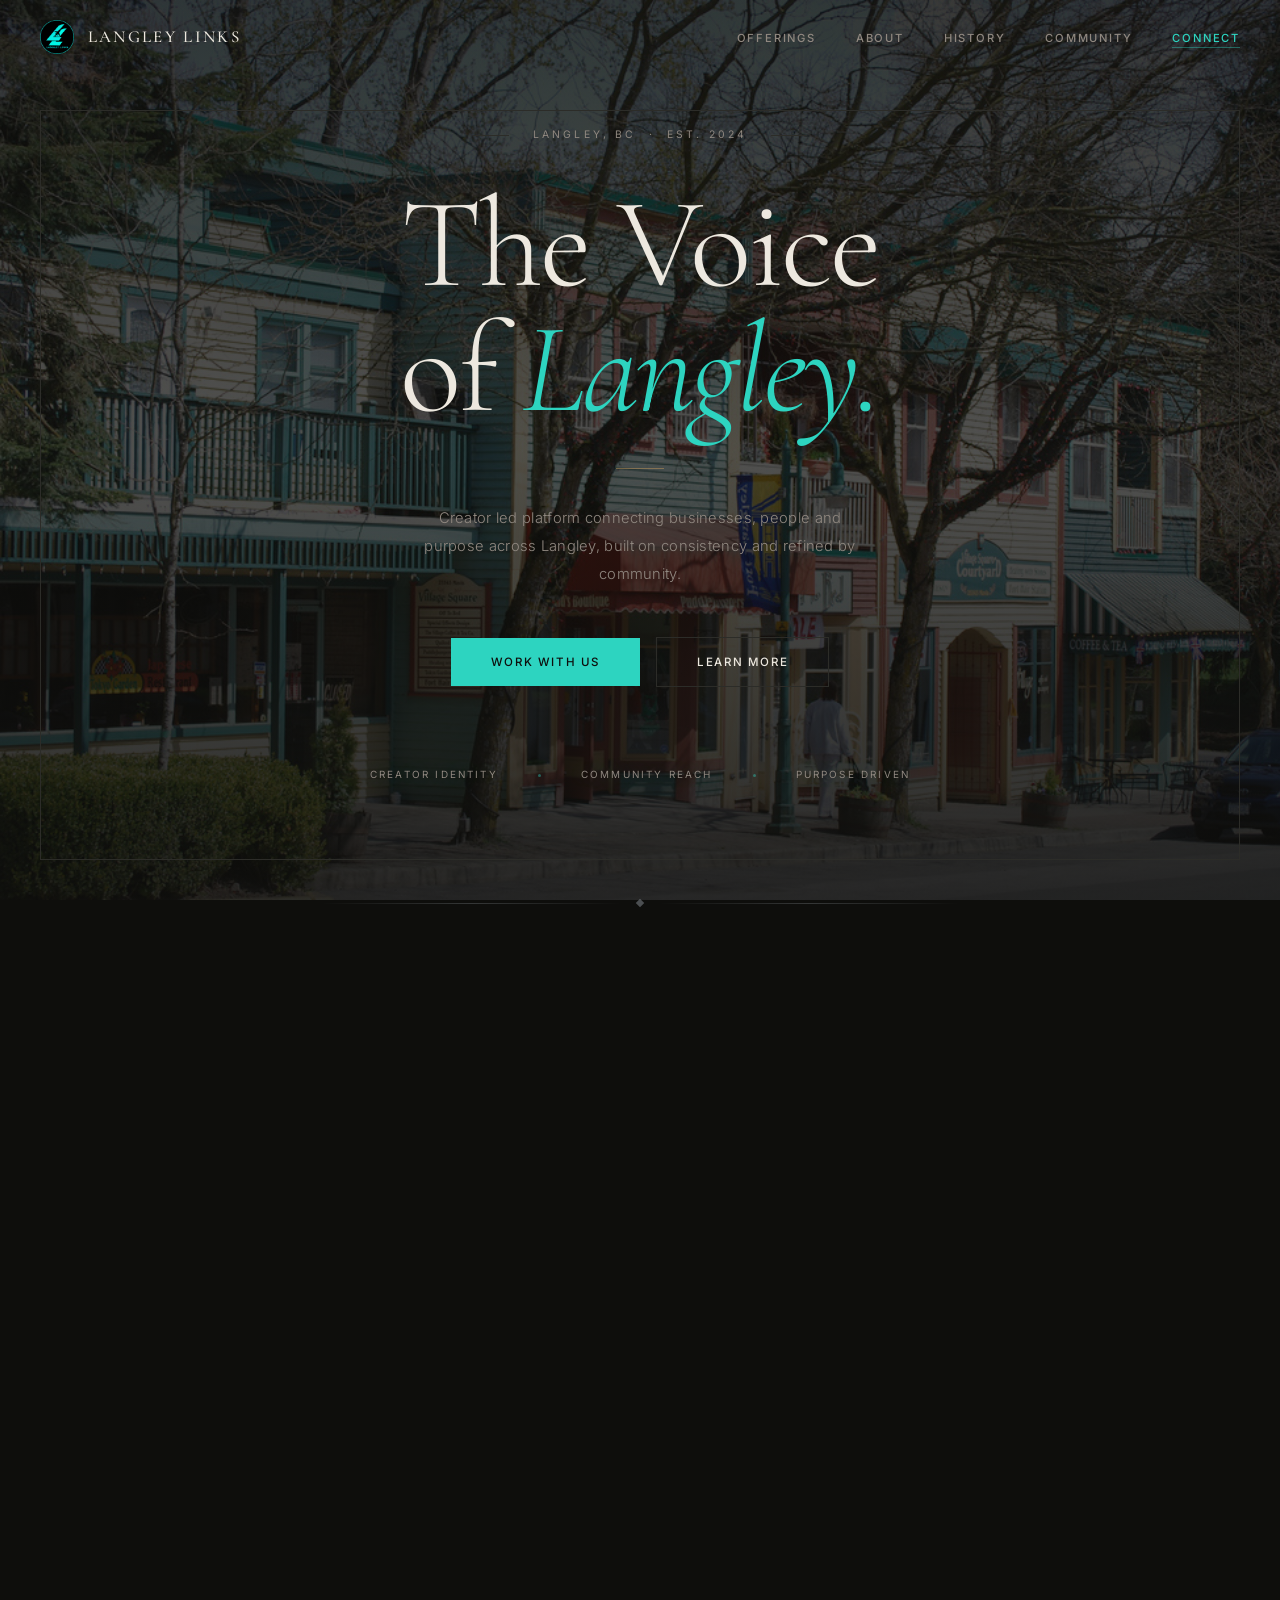
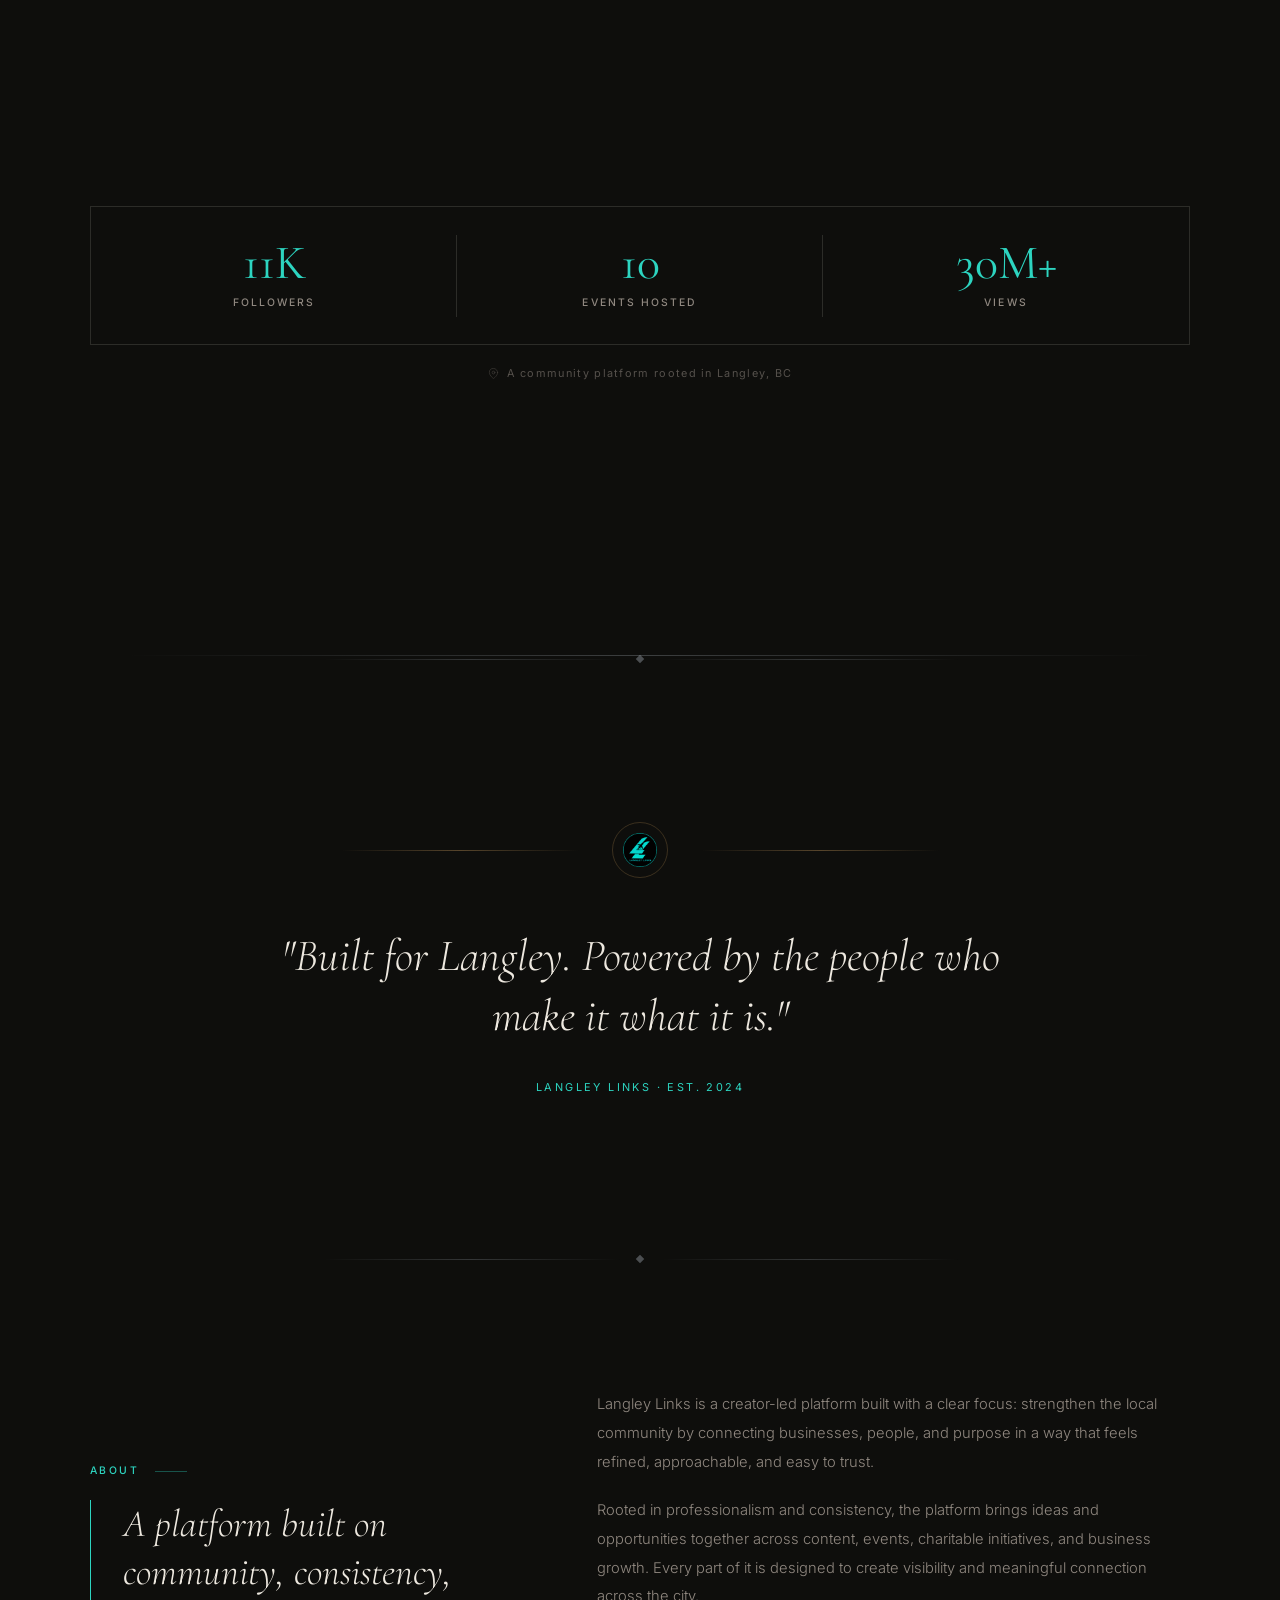
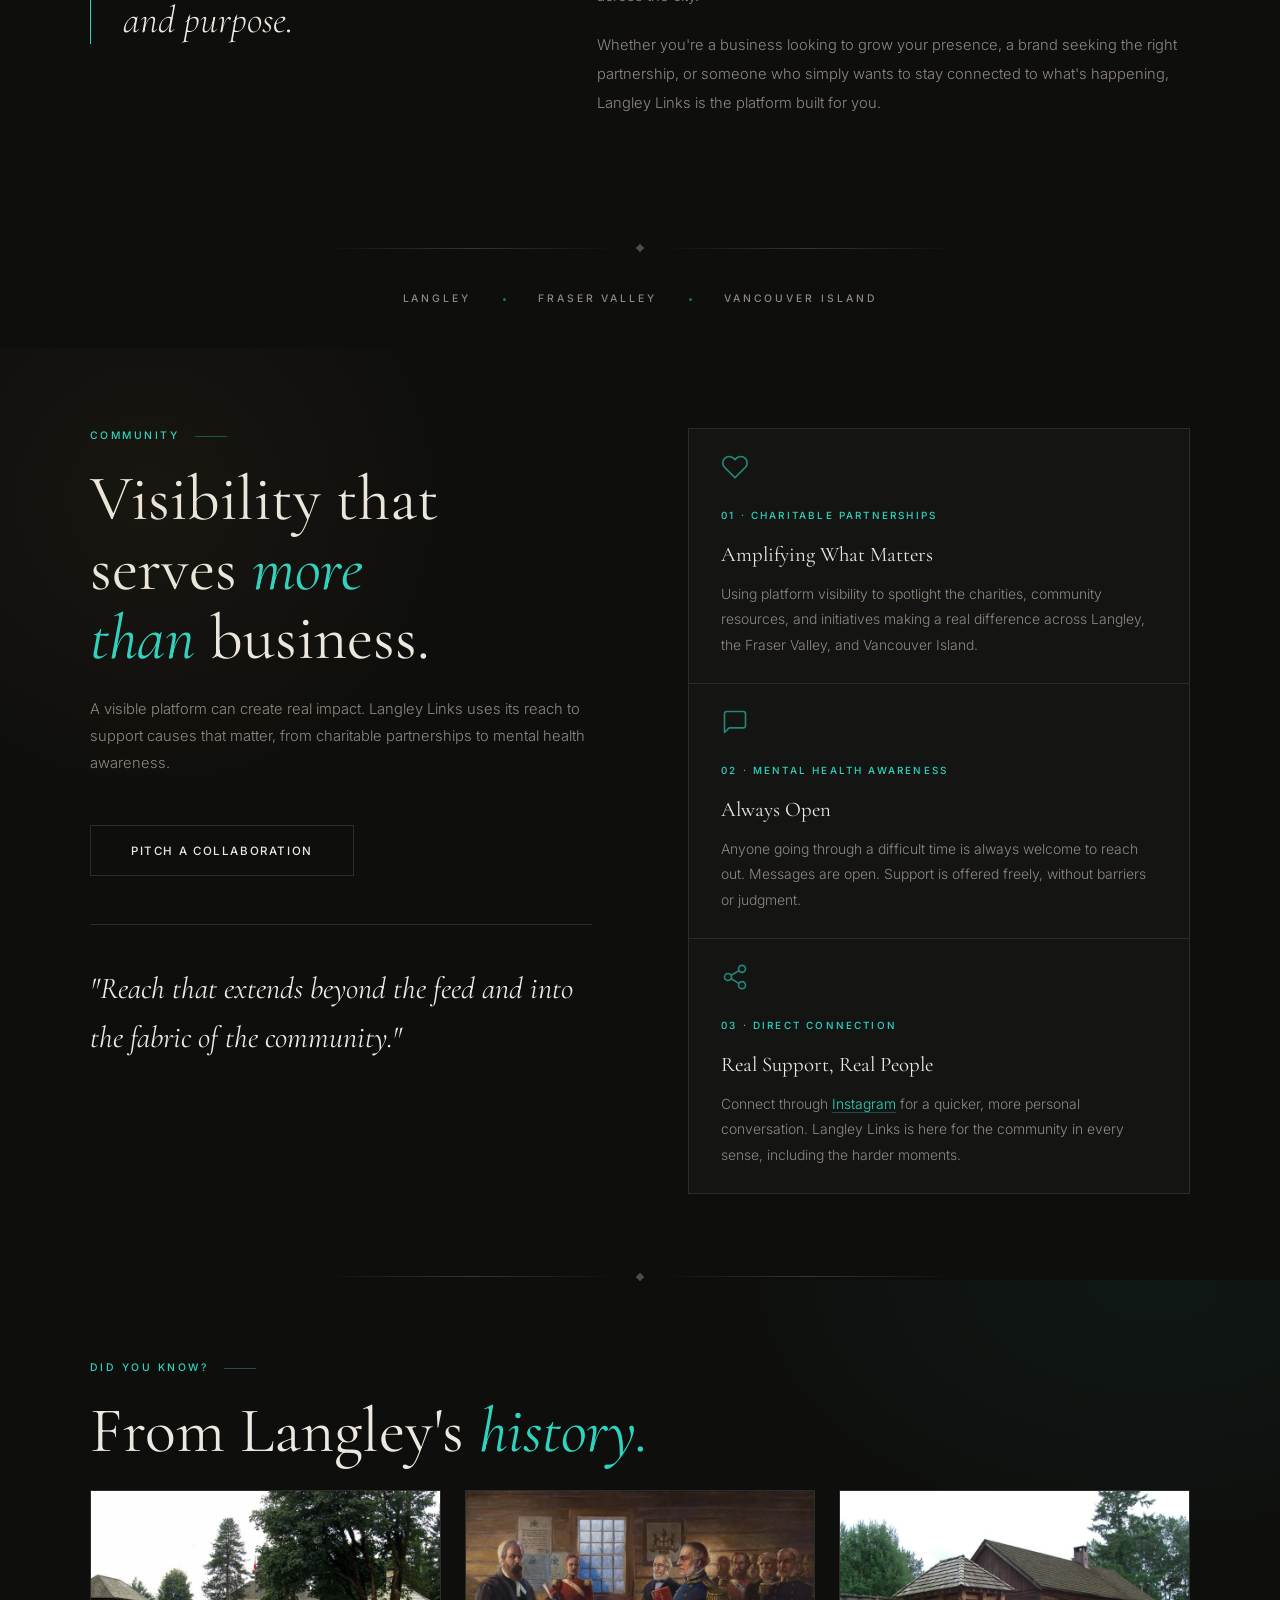
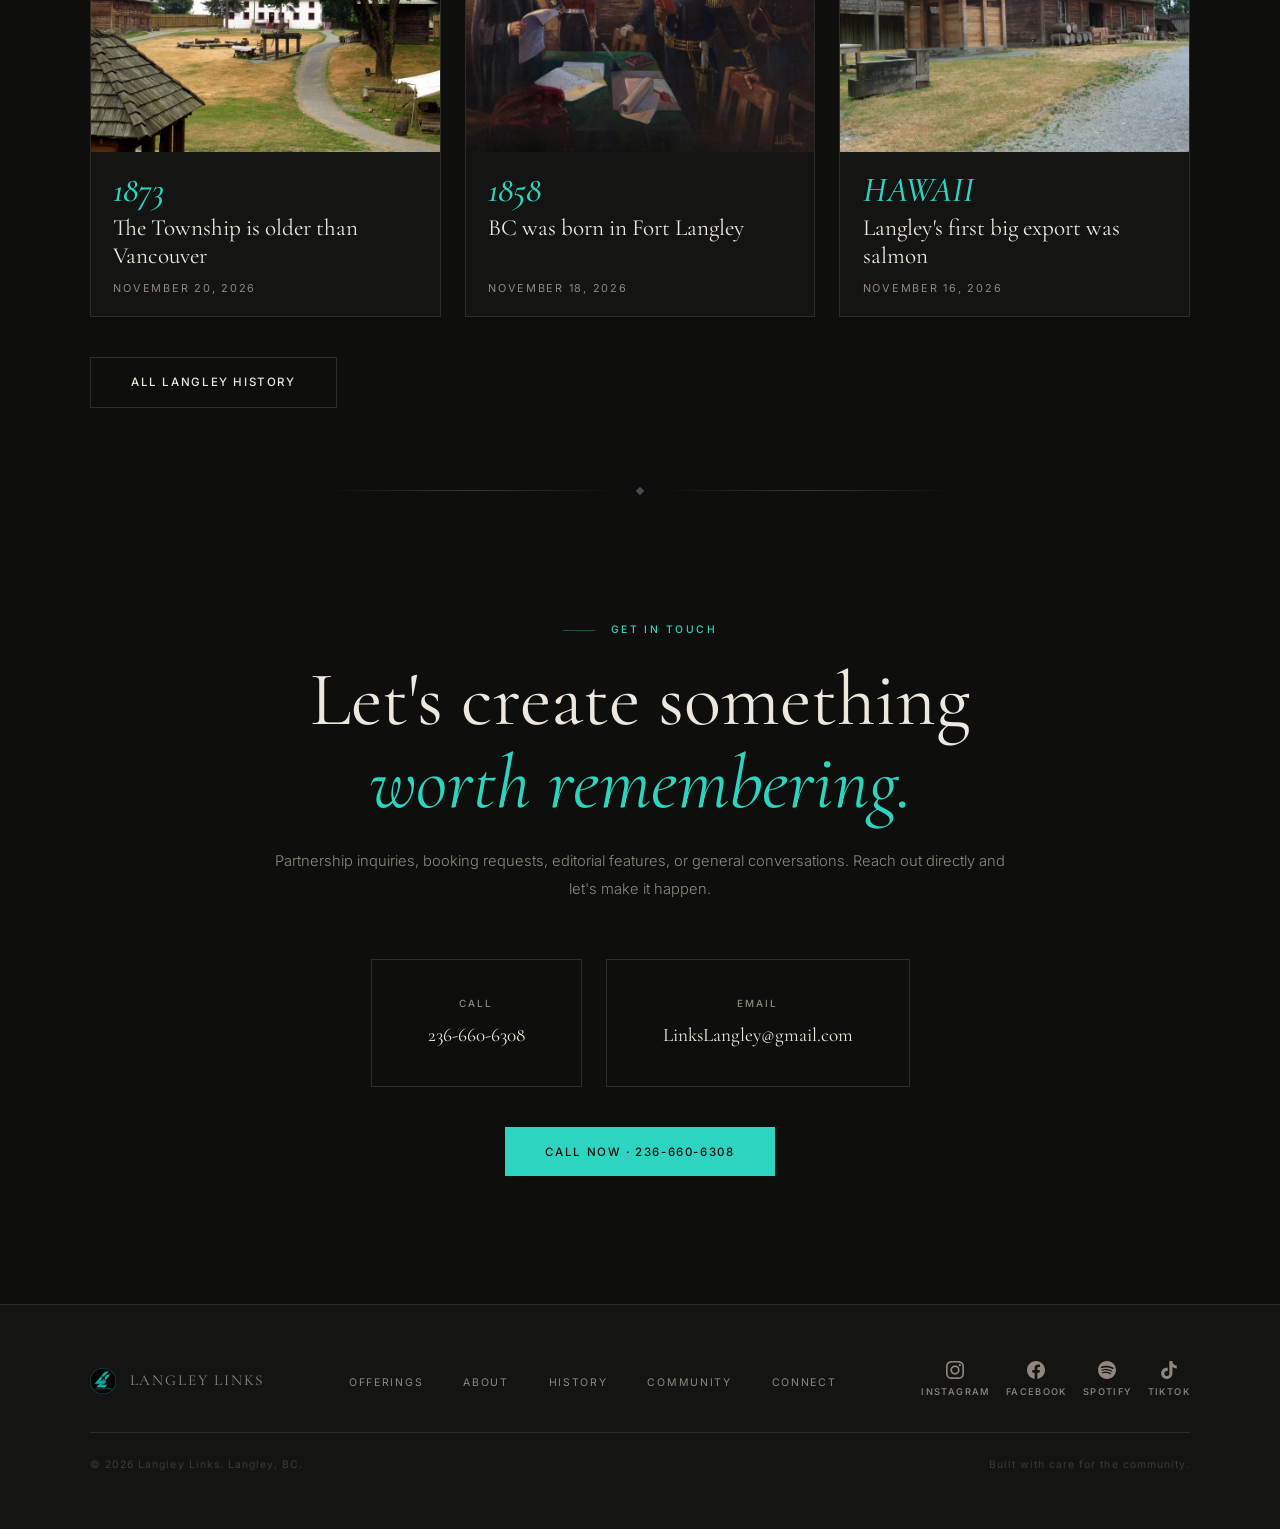
<file: index.html>
<!DOCTYPE html>
<html lang="en">
<head>
  <meta charset="UTF-8" />
  <meta name="viewport" content="width=device-width, initial-scale=1.0" />

  <!-- Google Search Console -->
  <meta name="google-site-verification" content="DNK0enHYW-KA_07LQ_YvjE61bFzddspca2LPmEp7d2s" />

  <!-- Primary SEO -->
  <title>Langley Links | Brand Partnerships, Events & Community — Langley, BC</title>
  <meta name="description" content="Langley Links is Langley's creator-led platform for brand collaborations, local events, and community impact. 11K followers, 30M+ views. Work with us today." />
  <link rel="canonical" href="https://langleylinks.com/" />

  <!-- Geo -->
  <meta name="geo.region" content="CA-BC" />
  <meta name="geo.placename" content="Langley, British Columbia" />

  <!-- Open Graph -->
  <meta property="og:type" content="website" />
  <meta property="og:url" content="https://langleylinks.com/" />
  <meta property="og:title" content="Langley Links | Brand Partnerships, Events & Community" />
  <meta property="og:description" content="Langley's creator-led platform for brand collaborations, local events, and community impact. 11K followers, 30M+ views." />
  <meta property="og:image" content="https://langleylinks.com/Main_Street,_Fort_Langley.jpg" />
  <meta property="og:image:width" content="1200" />
  <meta property="og:image:height" content="630" />
  <meta property="og:site_name" content="Langley Links" />
  <meta property="og:locale" content="en_CA" />

  <!-- Twitter Card -->
  <meta name="twitter:card" content="summary_large_image" />
  <meta name="twitter:title" content="Langley Links | Brand Partnerships, Events & Community" />
  <meta name="twitter:description" content="Langley's creator-led platform for brand collaborations, local events, and community impact. 11K followers, 30M+ views." />
  <meta name="twitter:image" content="https://langleylinks.com/Main_Street,_Fort_Langley.jpg" />

  <link rel="icon" type="image/png" href="logo png LL.png" />
  <link rel="preconnect" href="https://fonts.googleapis.com" />
  <link rel="preconnect" href="https://fonts.gstatic.com" crossorigin />
  <link rel="preload" as="image" href="Main_Street,_Fort_Langley.jpg" />
  <link href="https://fonts.googleapis.com/css2?family=Cormorant+Garamond:ital,wght@0,300;0,400;0,500;0,600;1,300;1,400;1,500&family=Inter:wght@300;400;500;600&display=swap" rel="stylesheet" />
  <style>
    *, *::before, *::after { box-sizing: border-box; margin: 0; padding: 0; }

    :root {
      --bg:           #0e0e0c;
      --dark:         #141412;
      --mid:          #1c1c1a;
      --border:       #2c2c28;
      --gold:         #c4975a;
      --gold-border:  rgba(196, 151, 90, 0.25);
      --silver:       #a8b0b8;
      --silver-dim:   rgba(168, 176, 184, 0.15);
      --silver-border: rgba(168, 176, 184, 0.25);
      --cream:        #ede8df;
      --cream-muted:  #908880;
      --teal:         #2dd4c0;
      --teal-dark:    #1fb8a6;
      --teal-dim:     rgba(45, 212, 192, 0.07);
      --teal-border:  rgba(45, 212, 192, 0.2);
      --font-serif:   'Cormorant Garamond', Georgia, serif;
      --font-sans:    'Inter', sans-serif;
    }

    html { scroll-behavior: smooth; }

    body {
      background: var(--bg);
      color: var(--cream);
      font-family: var(--font-sans);
      font-size: 16px;
      line-height: 1.6;
      -webkit-font-smoothing: antialiased;
    }

    /* ── NAV ── */
    nav {
      position: fixed;
      top: 0; left: 0; right: 0;
      z-index: 100;
      display: flex;
      align-items: center;
      justify-content: space-between;
      padding: 1.25rem 2.5rem;
      background: transparent;
      backdrop-filter: blur(0px);
      -webkit-backdrop-filter: blur(0px);
      border-bottom: 1px solid transparent;
      transition: background 0.4s ease, border-color 0.4s ease, backdrop-filter 0.4s ease, padding 0.3s;
    }

    nav.scrolled {
      background: rgba(14, 14, 12, 0.82);
      backdrop-filter: blur(16px);
      -webkit-backdrop-filter: blur(16px);
      border-bottom: 1px solid var(--border);
    }

    .nav-brand {
      display: flex;
      align-items: center;
      gap: 0.85rem;
      text-decoration: none;
    }

    .nav-brand img { height: 34px; width: auto; }

    .nav-brand-text {
      font-family: var(--font-serif);
      font-size: 1.05rem;
      font-weight: 500;
      letter-spacing: 0.14em;
      text-transform: uppercase;
      color: var(--cream);
    }

    .nav-links {
      display: flex;
      gap: 2.5rem;
      list-style: none;
      align-items: center;
    }

    .nav-links a {
      color: var(--cream-muted);
      text-decoration: none;
      font-size: 0.7rem;
      font-weight: 500;
      letter-spacing: 0.16em;
      text-transform: uppercase;
      transition: color 0.2s;
    }

    .nav-links a:hover { color: var(--cream); }

    .nav-cta {
      color: var(--teal) !important;
      border-bottom: 1px solid rgba(45, 212, 192, 0.4);
      padding-bottom: 2px;
    }

    .nav-cta:hover { color: var(--teal-dark) !important; }

    .nav-toggle {
      display: none;
      background: none;
      border: none;
      cursor: pointer;
      padding: 4px;
      flex-direction: column;
      gap: 5px;
    }

    .nav-toggle span {
      display: block;
      width: 22px;
      height: 1px;
      background: var(--cream);
      transition: transform 0.3s, opacity 0.3s;
    }

    .nav-toggle.open span:nth-child(1) { transform: translateY(6px) rotate(45deg); }
    .nav-toggle.open span:nth-child(2) { opacity: 0; }
    .nav-toggle.open span:nth-child(3) { transform: translateY(-6px) rotate(-45deg); }

    /* ── BUTTONS ── */
    .btn {
      display: inline-flex;
      align-items: center;
      gap: 0.6rem;
      font-family: var(--font-sans);
      font-size: 0.72rem;
      font-weight: 500;
      letter-spacing: 0.14em;
      text-transform: uppercase;
      text-decoration: none;
      padding: 0.95rem 2.5rem;
      cursor: pointer;
      border: none;
      transition: all 0.25s;
    }

    .btn:active { transform: scale(0.98); }

    .btn-primary {
      background: var(--teal);
      color: #0e0e0c;
    }

    .btn-primary:hover {
      background: var(--teal-dark);
      box-shadow: 0 0 32px rgba(45, 212, 192, 0.2);
    }

    .btn-outline {
      background: transparent;
      color: var(--cream);
      border: 1px solid var(--border);
    }

    .btn-outline:hover { border-color: var(--cream-muted); }

    /* ── SECTION BASE ── */
    section { padding: 8rem 2.5rem; }

    .container { max-width: 1100px; margin: 0 auto; }

    .section-label {
      font-size: 0.65rem;
      font-weight: 500;
      letter-spacing: 0.24em;
      text-transform: uppercase;
      color: var(--teal);
      margin-bottom: 1.25rem;
      display: flex;
      align-items: center;
      gap: 1rem;
    }

    .section-label::after {
      content: '';
      width: 32px;
      height: 1px;
      background: var(--teal);
      opacity: 0.35;
    }

    .section-title {
      font-family: var(--font-serif);
      font-size: clamp(2.4rem, 5vw, 4rem);
      font-weight: 400;
      line-height: 1.08;
      color: var(--cream);
      margin-bottom: 1.5rem;
    }

    .section-title em {
      font-style: italic;
      color: var(--teal);
    }

    .section-sub {
      font-size: 0.92rem;
      font-weight: 300;
      color: var(--cream-muted);
      max-width: 500px;
      line-height: 1.85;
    }

    /* ── HERO ── */
    #hero {
      min-height: 100vh;
      display: flex;
      align-items: center;
      justify-content: center;
      text-align: center;
      padding-top: 90px;
      padding-bottom: 5rem;
      position: relative;
      overflow: hidden;
    }

    #hero::before {
      content: '';
      position: absolute;
      inset: 0;
      background:
        linear-gradient(to bottom, rgba(14,14,12,0.82) 0%, rgba(14,14,12,0.72) 50%, rgba(14,14,12,0.88) 100%),
        url('Main_Street,_Fort_Langley.jpg') center center / cover no-repeat;
      pointer-events: none;
    }

    #hero::after {
      content: '';
      position: absolute;
      top: 110px; left: 2.5rem; right: 2.5rem; bottom: 2.5rem;
      border: 1px solid var(--border);
      pointer-events: none;
    }

    .hero-inner {
      position: relative;
      z-index: 1;
      max-width: 860px;
      padding: 0 2rem;
    }

    .hero-eyebrow {
      font-size: 0.65rem;
      font-weight: 400;
      letter-spacing: 0.3em;
      text-transform: uppercase;
      color: var(--cream-muted);
      margin-bottom: 2.5rem;
      display: flex;
      align-items: center;
      justify-content: center;
      gap: 1.5rem;
    }

    .hero-eyebrow::before,
    .hero-eyebrow::after {
      content: '';
      width: 36px;
      height: 1px;
      background: var(--border);
    }

    .hero-title {
      font-family: var(--font-serif);
      font-size: clamp(4rem, 11vw, 8rem);
      font-weight: 300;
      line-height: 0.97;
      letter-spacing: -0.02em;
      color: var(--cream);
      margin-bottom: 0;
    }

    .hero-title em {
      font-style: italic;
      color: var(--teal);
    }

    .hero-rule {
      width: 48px;
      height: 1px;
      background: var(--gold);
      margin: 2.25rem auto;
      opacity: 0.5;
    }

    .hero-sub {
      font-size: 0.92rem;
      font-weight: 300;
      color: var(--cream-muted);
      margin: 0 auto 3rem;
      max-width: 440px;
      line-height: 1.9;
      letter-spacing: 0.02em;
    }

    .hero-actions {
      display: flex;
      flex-wrap: wrap;
      gap: 1rem;
      align-items: center;
      justify-content: center;
    }

    .hero-strip {
      margin-top: 5rem;
      display: flex;
      align-items: center;
      justify-content: center;
      gap: 2.5rem;
      font-size: 0.62rem;
      letter-spacing: 0.22em;
      text-transform: uppercase;
      color: var(--cream-muted);
      text-shadow: 0 0 20px rgba(45, 212, 192, 0.3);
    }

    .hero-strip-dot {
      width: 3px;
      height: 3px;
      background: var(--teal);
      border-radius: 50%;
      opacity: 0.4;
    }

    /* ── SERVICES ── */
    #services {
      background: var(--bg);
      border-top: none;
      border-bottom: none;
      position: relative;
      padding: 0;
      min-height: 150vh;
    }

    .services-inner {
      position: sticky;
      top: 0;
      padding: 8rem 2.5rem;
      overflow: hidden;
      z-index: 1;
    }

    /* atmospheric glow that follows the plane */
    .plane-glow {
      position: absolute;
      top: 0; left: 0;
      width: 520px;
      height: 320px;
      border-radius: 50%;
      background: radial-gradient(ellipse at center, rgba(45,212,192,0.09) 0%, rgba(45,212,192,0.04) 40%, transparent 70%);
      pointer-events: none;
      transform: translate(-50%, -40%);
      z-index: 0;
      transition: opacity 0.3s;
    }

    #services::after {
      content: '';
      position: absolute;
      bottom: 0; left: 50%;
      transform: translateX(-50%);
      width: 80%;
      height: 1px;
      background: linear-gradient(to right, transparent, var(--silver), transparent);
      opacity: 0.3;
    }


    #services .container { position: relative; z-index: 1; }

    .services-header {
      display: grid;
      grid-template-columns: 1fr 1fr;
      gap: 4rem;
      align-items: end;
      margin-bottom: 5rem;
    }

    .svc-header-reveal {
      opacity: 0;
    }

    .airdrop-grid {
      display: grid;
      grid-template-columns: repeat(3, 1fr);
      gap: 2rem;
      margin-top: 3rem;
      align-items: end;
    }

    .airdrop-unit {
      display: flex;
      flex-direction: column;
      align-items: center;
      opacity: 0;
      transform: translateY(-320px);
      transition: opacity 0.7s ease, transform 0.9s cubic-bezier(0.25, 0.46, 0.45, 0.94);
    }

    .airdrop-unit.dropped {
      opacity: 1;
      transform: translateY(0);
    }

    .parachute-wrap {
      width: 120px;
      margin-bottom: -1px;
      transition: opacity 0.8s ease, transform 0.8s ease;
    }

    .parachute-wrap.detached {
      opacity: 0;
      transform: translateY(-20px);
    }

    .parachute-wrap svg {
      width: 100%;
      height: auto;
    }

    .service-card {
      width: 100%;
      padding: 2.5rem 2rem;
      border: 1px solid var(--border);
      position: relative;
      transition: background 0.3s, border-color 0.3s, box-shadow 0.3s;
      background: var(--dark);
    }

    .service-card:hover { background: var(--mid); border-color: var(--teal-border); }

    .airdrop-unit.dropped .service-card {
      animation: card-land-glow 0.9s ease forwards;
    }

    @keyframes card-land-glow {
      0%   { box-shadow: 0 0 0px rgba(45,212,192,0); }
      30%  { box-shadow: 0 0 28px rgba(45,212,192,0.22), inset 0 0 12px rgba(45,212,192,0.06); }
      100% { box-shadow: 0 0 0px rgba(45,212,192,0); }
    }

    .service-icon {
      width: 36px;
      height: 36px;
      margin-bottom: 1.25rem;
      color: var(--teal);
      opacity: 0.75;
    }

    .service-num {
      font-family: var(--font-serif);
      font-size: 0.7rem;
      letter-spacing: 0.2em;
      color: var(--teal);
      margin-bottom: 0.5rem;
      opacity: 0.45;
    }

    /* ── STAT BAR ── */
    .services-stats {
      display: grid;
      grid-template-columns: repeat(3, 1fr);
      gap: 0;
      margin-top: 4rem;
      border: 1px solid var(--border);
    }

    .stats-caption {
      text-align: center;
      margin-top: 1.25rem;
      font-size: 0.68rem;
      font-weight: 400;
      letter-spacing: 0.12em;
      color: var(--cream-muted);
      opacity: 0.55;
      display: flex;
      align-items: center;
      justify-content: center;
      gap: 0.5rem;
    }

    .stats-caption svg {
      flex-shrink: 0;
      opacity: 0.7;
    }

    .stat-item {
      padding: 2rem 2.5rem;
      text-align: center;
      position: relative;
      opacity: 0;
      transform: translateY(16px);
      transition: opacity 0.6s ease, transform 0.6s ease;
    }

    .stat-item.visible {
      opacity: 1;
      transform: translateY(0);
    }

    .stat-item:not(:last-child)::after {
      content: '';
      position: absolute;
      right: 0; top: 20%; bottom: 20%;
      width: 1px;
      background: var(--border);
    }

    .stat-number {
      font-family: var(--font-serif);
      font-size: clamp(2rem, 4vw, 3rem);
      font-weight: 400;
      color: var(--teal);
      line-height: 1;
      margin-bottom: 0.5rem;
    }

    .stat-label {
      font-size: 0.65rem;
      font-weight: 500;
      letter-spacing: 0.2em;
      text-transform: uppercase;
      color: var(--cream-muted);
    }

    .service-title {
      font-family: var(--font-serif);
      font-size: 1.4rem;
      font-weight: 400;
      color: var(--cream);
      margin-bottom: 0.85rem;
      line-height: 1.2;
    }

    .service-desc {
      font-size: 0.87rem;
      font-weight: 300;
      color: var(--cream-muted);
      line-height: 1.85;
    }

    .service-line {
      position: absolute;
      bottom: 0; left: 0;
      width: 0; height: 1px;
      background: var(--teal);
      transition: width 0.4s ease;
    }

    .service-card:hover .service-line { width: 100%; }

    /* ── BRAND DIVIDER ── */
    .brand-divider {
      background: url('ChatGPT Image Apr 28, 2026 at 12_39_22 AM.png') center center / cover no-repeat fixed;
      padding: 10rem 2.5rem;
      text-align: center;
      border-top: none;
      border-bottom: none;
      position: relative;
      overflow: hidden;
    }

    .brand-divider::before {
      content: '';
      position: absolute;
      inset: 0;
      background: linear-gradient(to bottom, rgba(14,14,12,0.75) 0%, rgba(14,14,12,0.5) 50%, rgba(14,14,12,0.75) 100%);
      pointer-events: none;
      z-index: 0;
    }

    .brand-divider-inner {
      display: flex;
      align-items: center;
      gap: 2rem;
      max-width: 600px;
      margin: 0 auto 3rem;
      position: relative;
      z-index: 1;
    }

    .brand-divider-line {
      flex: 1;
      height: 1px;
      background: linear-gradient(to right, transparent, var(--gold), transparent);
      opacity: 0.4;
    }

    .brand-divider-center {
      flex-shrink: 0;
      width: 56px;
      height: 56px;
      display: flex;
      align-items: center;
      justify-content: center;
      border: 1px solid var(--gold-border);
      border-radius: 50%;
      padding: 10px;
    }

    .brand-divider-logo {
      width: 100%;
      height: 100%;
      object-fit: contain;
      opacity: 0.9;
    }

    .brand-divider-quote {
      font-family: var(--font-serif);
      font-size: clamp(1.6rem, 3.5vw, 2.8rem);
      font-weight: 300;
      font-style: italic;
      color: var(--cream);
      max-width: 760px;
      margin: 0 auto 2rem;
      line-height: 1.35;
      position: relative;
      z-index: 1;
      animation: fadeUp 1s ease forwards;
      animation-play-state: paused;
    }

    .brand-divider-quote.visible {
      animation-play-state: running;
    }

    .brand-divider-sub {
      font-size: 0.68rem;
      letter-spacing: 0.22em;
      text-transform: uppercase;
      color: var(--teal);
      position: relative;
      z-index: 1;
      opacity: 0;
      animation: fadeUp 1s ease 0.4s forwards;
      animation-play-state: paused;
    }

    .brand-divider-sub.visible {
      animation-play-state: running;
    }

    @keyframes fadeUp {
      from { opacity: 0; transform: translateY(20px); }
      to { opacity: 1; transform: translateY(0); }
    }

    /* ── ABOUT ── */
    #about { background: var(--bg); }

    .about-grid {
      display: grid;
      grid-template-columns: 1fr 1.5fr;
      gap: 7rem;
      align-items: center;
    }

    .about-pull {
      font-family: var(--font-serif);
      font-size: clamp(1.8rem, 3vw, 2.6rem);
      font-weight: 300;
      line-height: 1.25;
      color: var(--cream);
      font-style: italic;
      border-left: 1px solid var(--teal);
      padding-left: 2rem;
    }

    .about-right p {
      font-size: 0.92rem;
      font-weight: 300;
      color: var(--cream-muted);
      line-height: 1.95;
      margin-bottom: 1.25rem;
    }

    .about-right p:last-child { margin-bottom: 0; }

    /* ── COMMUNITY ── */
    #community {
      border-top: none;
      position: relative;
      overflow: hidden;
      padding: 5rem 2.5rem;
      background:
        linear-gradient(to bottom, rgba(14,14,12,0.85) 0%, rgba(14,14,12,0.7) 40%, rgba(14,14,12,0.85) 100%),
        url('pexels-romanp-16711.jpg') center 30% / cover no-repeat fixed;
    }

    #community::before {
      content: '';
      position: absolute;
      top: -200px; left: -200px;
      width: 700px; height: 700px;
      border-radius: 50%;
      background: radial-gradient(ellipse at center, rgba(196,151,90,0.06) 0%, transparent 65%);
      pointer-events: none;
    }


    .community-inner {
      display: grid;
      grid-template-columns: 1fr 1fr;
      gap: 6rem;
      align-items: start;
    }

    .community-pull-quote {
      margin-top: 3rem;
      padding-top: 2.5rem;
      border-top: 1px solid var(--border);
      font-family: var(--font-serif);
      font-size: clamp(1.4rem, 2.5vw, 1.9rem);
      font-weight: 400;
      font-style: italic;
      color: var(--cream);
      line-height: 1.6;
    }

    .community-cards {
      display: flex;
      flex-direction: column;
      gap: 1px;
      background: var(--border);
      border: 1px solid var(--border);
    }

    .community-card {
      background: var(--dark);
      padding: 1.5rem 2rem;
      transition: background 0.25s;
      position: relative;
      overflow: hidden;
      opacity: 0;
      transform: translateX(-24px);
      transition: background 0.25s, opacity 0.6s ease, transform 0.6s ease;
    }

    .community-card.visible {
      opacity: 1;
      transform: translateX(0);
    }

    .community-card::before {
      content: '';
      position: absolute;
      left: 0; top: 0; bottom: 0;
      width: 2px;
      background: var(--teal);
      transform: scaleY(0);
      transform-origin: top;
      transition: transform 0.35s ease;
    }

    .community-card:hover { background: var(--mid); }
    .community-card:hover::before { transform: scaleY(1); }


    .community-card-label {
      font-size: 0.62rem;
      letter-spacing: 0.22em;
      text-transform: uppercase;
      color: var(--teal);
      margin-bottom: 0.85rem;
      font-weight: 500;
    }

    .community-card-title {
      font-family: var(--font-serif);
      font-size: 1.3rem;
      font-weight: 400;
      color: var(--cream);
      margin-bottom: 0.65rem;
    }

    .community-card-desc {
      font-size: 0.87rem;
      font-weight: 300;
      color: var(--cream-muted);
      line-height: 1.85;
    }

    /* ── CONTACT ── */
    #contact {
      background: var(--bg);
      border-top: none;
      text-align: center;
      position: relative;
      overflow: hidden;
    }


    .contact-inner {
      max-width: 760px;
      margin: 0 auto;
      position: relative;
      z-index: 1;
    }

    #contact .section-title {
      font-size: clamp(2.8rem, 6vw, 5rem);
    }

    .contact-inner .section-label {
      justify-content: center;
    }

    .contact-inner .section-label::before {
      content: '';
      width: 32px;
      height: 1px;
      background: var(--teal);
      opacity: 0.35;
    }

    .contact-inner .section-label::after { display: none; }

    .contact-intro {
      font-size: 0.92rem;
      font-weight: 300;
      color: var(--cream-muted);
      line-height: 1.85;
      margin-bottom: 3.5rem;
    }

    .contact-links {
      display: flex;
      gap: 1.5rem;
      justify-content: center;
      flex-wrap: wrap;
      margin-bottom: 2.5rem;
    }

    .contact-item {
      display: flex;
      flex-direction: column;
      align-items: center;
      gap: 0.5rem;
      text-decoration: none;
      padding: 2.25rem 3.5rem;
      border: 1px solid var(--border);
      transition: border-color 0.2s, background 0.2s;
    }

    .contact-item:hover {
      border-color: var(--teal-border);
      background: var(--teal-dim);
    }

    .contact-item-label {
      font-size: 0.62rem;
      letter-spacing: 0.22em;
      text-transform: uppercase;
      color: var(--cream-muted);
      font-weight: 500;
    }

    .contact-item-value {
      font-family: var(--font-serif);
      font-size: 1.2rem;
      font-weight: 400;
      color: var(--cream);
    }

    .contact-socials {
      display: flex;
      align-items: center;
      justify-content: center;
      gap: 1.5rem;
      margin-top: 2.5rem;
    }

    .contact-social-link {
      display: flex;
      align-items: center;
      gap: 0.5rem;
      font-size: 0.65rem;
      font-weight: 500;
      letter-spacing: 0.18em;
      text-transform: uppercase;
      color: var(--cream-muted);
      text-decoration: none;
      transition: color 0.2s;
    }

    .contact-social-link:hover { color: var(--teal); }

    .contact-social-link svg { flex-shrink: 0; }

    /* ── FOOTER ── */
    footer {
      background: var(--dark);
      border-top: 1px solid var(--border);
      padding: 3.5rem 2.5rem;
    }

    .footer-inner {
      max-width: 1100px;
      margin: 0 auto;
      display: flex;
      justify-content: space-between;
      align-items: center;
      flex-wrap: wrap;
      gap: 2rem;
    }

    .footer-brand {
      display: flex;
      align-items: center;
      gap: 0.85rem;
      text-decoration: none;
    }

    .footer-brand img { height: 26px; width: auto; opacity: 0.7; }

    .footer-brand-text {
      font-family: var(--font-serif);
      font-size: 0.95rem;
      font-weight: 400;
      letter-spacing: 0.12em;
      text-transform: uppercase;
      color: var(--cream-muted);
    }

    .footer-links {
      display: flex;
      gap: 2.5rem;
      list-style: none;
    }

    .footer-links a {
      font-size: 0.66rem;
      letter-spacing: 0.16em;
      text-transform: uppercase;
      color: var(--cream-muted);
      text-decoration: none;
      transition: color 0.2s;
    }

    .footer-links a:hover { color: var(--teal); }

    .footer-socials {
      display: flex;
      gap: 1rem;
      align-items: center;
    }

    .footer-social-link {
      display: flex;
      flex-direction: column;
      align-items: center;
      gap: 0.35rem;
      text-decoration: none;
      color: var(--cream-muted);
      transition: color 0.2s;
    }

    .footer-social-link:hover { color: var(--teal); }

    .footer-social-link svg {
      width: 18px;
      height: 18px;
      fill: currentColor;
    }

    .footer-social-label {
      font-size: 0.58rem;
      letter-spacing: 0.15em;
      text-transform: uppercase;
      font-weight: 500;
    }

    .footer-bottom {
      max-width: 1100px;
      margin: 2rem auto 0;
      padding-top: 1.5rem;
      border-top: 1px solid var(--border);
      display: flex;
      justify-content: space-between;
      align-items: center;
      flex-wrap: wrap;
      gap: 0.75rem;
      font-size: 0.65rem;
      letter-spacing: 0.1em;
      color: #3a3a38;
    }

    /* ── LIGHTBOX ── */
    .lightbox {
      display: none;
      position: fixed;
      inset: 0;
      z-index: 1000;
      align-items: center;
      justify-content: center;
    }

    .lightbox.open { display: flex; }

    .lightbox-overlay {
      position: absolute;
      inset: 0;
      background: rgba(0,0,0,0.93);
      cursor: pointer;
    }

    .lightbox-content {
      position: relative;
      z-index: 1;
      width: 95vw;
      max-height: 88vh;
      overflow-y: auto;
      overflow-x: hidden;
    }

    .lightbox-content img {
      width: 100%;
      height: auto;
      display: block;
      border: 1px solid var(--border);
    }

    .lightbox-close {
      position: fixed;
      top: 1.25rem;
      right: 1.5rem;
      background: var(--teal);
      border: none;
      color: #0e0e0c;
      font-size: 0.72rem;
      font-weight: 700;
      letter-spacing: 0.1em;
      text-transform: uppercase;
      padding: 0.6rem 1.25rem;
      display: flex;
      align-items: center;
      gap: 0.5rem;
      cursor: pointer;
      transition: background 0.2s;
      z-index: 1001;
      border-radius: 2px;
    }

    .lightbox-close:hover { background: var(--teal-dark); }

    #bridgeDivider { cursor: pointer; }

    /* ── FLYING PLANE ── */
    .flying-plane {
      position: absolute;
      top: 100px;
      left: -400px;
      width: 340px;
      height: auto;
      opacity: 0;
      z-index: 10;
      pointer-events: none;
    }

    .flying-plane img {
      width: 100%;
      height: auto;
      filter: drop-shadow(0 0 18px rgba(45, 212, 192, 0.85)) drop-shadow(0 0 40px rgba(45, 212, 192, 0.35));
    }


    /* ── SECTION DIVIDER ── */
    .regions-strip {
      display: flex;
      align-items: center;
      justify-content: center;
      gap: 2rem;
      padding: 2.5rem 2.5rem;
      background: var(--bg);
    }

    .regions-item {
      font-size: 0.65rem;
      font-weight: 500;
      letter-spacing: 0.28em;
      text-transform: uppercase;
      color: var(--cream-muted);
    }

    .regions-dot {
      width: 3px;
      height: 3px;
      border-radius: 50%;
      background: var(--teal);
      opacity: 0.5;
      flex-shrink: 0;
    }

    .community-card-icon {
      width: 28px;
      height: 28px;
      margin-bottom: 1.25rem;
      color: var(--teal);
      opacity: 0.6;
    }

    .section-divider {
      display: flex;
      align-items: center;
      justify-content: center;
      gap: 1rem;
      padding: 0 2.5rem;
      position: relative;
      z-index: 1;
    }

    .section-divider-line {
      flex: 1;
      max-width: 300px;
      height: 1px;
      background: linear-gradient(to right, transparent, var(--silver), transparent);
      opacity: 0.25;
    }

    .section-divider-diamond {
      width: 6px;
      height: 6px;
      background: var(--silver);
      transform: rotate(45deg);
      opacity: 0.4;
      flex-shrink: 0;
    }

    /* ── RESPONSIVE ── */
    @media (max-width: 900px) {
      .services-header { grid-template-columns: 1fr; gap: 2rem; }
      .airdrop-grid { grid-template-columns: 1fr; }
      .airdrop-unit { max-width: 480px; width: 100%; }
      .about-grid { grid-template-columns: 1fr; gap: 3rem; }
      .community-inner { grid-template-columns: 1fr; gap: 3.5rem; }
    }

    @media (max-width: 768px) {
      nav { padding: 1rem 1.5rem; }
      .nav-links { display: none; flex-direction: column; gap: 0; }
      .nav-links.open {
        display: flex;
        position: absolute;
        top: 100%; left: 0; right: 0;
        background: var(--dark);
        border-bottom: 1px solid var(--border);
        padding: 1rem 1.5rem;
        gap: 0.25rem;
      }
      .nav-links.open a {
        display: block;
        padding: 0.85rem 0;
        border-bottom: 1px solid var(--border);
      }
      .nav-links.open li:last-child a { border-bottom: none; }
      .nav-toggle { display: flex; }
      section { padding: 5rem 1.5rem; }
      .services-inner { padding: 5rem 1.5rem; }
      #hero::after { left: 1rem; right: 1rem; top: 80px; }
      .contact-links { flex-direction: column; align-items: center; }
      .contact-item { width: 100%; max-width: 320px; }
      .footer-inner { flex-direction: column; align-items: flex-start; }
      .footer-bottom { flex-direction: column; }
      .footer-links { flex-wrap: wrap; gap: 1.5rem; }
      .footer-socials { gap: 1.25rem; }

      /* iOS fix: background-attachment:fixed doesn't work on iOS */
      #community { background-attachment: scroll; }
      .brand-divider { background-attachment: scroll; }

      /* Disable plane animation on mobile — show cards statically */
      #services { min-height: auto; }
      .services-inner { position: relative; }
      .flying-plane { display: none; }
      .plane-glow { display: none; }
      .airdrop-unit {
        opacity: 1 !important;
        transform: none !important;
      }
      .parachute-wrap { display: none; }
      .svc-header-reveal {
        opacity: 1 !important;
        mask-image: none !important;
        -webkit-mask-image: none !important;
      }

      /* Regions strip wrap on small screens */
      .regions-strip { flex-wrap: wrap; gap: 1rem; }
    }

    @media (max-width: 480px) {
      .hero-actions { flex-direction: column; align-items: center; }
      .hero-actions .btn { width: 100%; justify-content: center; }
      .hero-strip { flex-wrap: wrap; gap: 1rem; }
      .services-stats { grid-template-columns: 1fr; }
      .stat-item:not(:last-child)::after { display: none; }
      .stat-item { border-bottom: 1px solid var(--border); }
    }

    /* ── MOBILE SCROLL GLOW ── */
    .mobile-scroll-glow {
      display: none;
    }

    @media (max-width: 768px) {
      .mobile-scroll-glow {
        display: block;
        position: fixed;
        width: 280px;
        height: 280px;
        border-radius: 50%;
        background: radial-gradient(ellipse at center, rgba(45,212,192,0.07) 0%, transparent 70%);
        pointer-events: none;
        z-index: 0;
        left: 50%;
        transform: translateX(-50%);
        transition: top 0.15s ease;
      }
    }

    /* ── MOBILE FLOATING CTA ── */
    .mobile-cta {
      display: none;
    }

    @media (max-width: 768px) {
      .mobile-cta {
        display: flex;
        position: fixed;
        bottom: 0; left: 0; right: 0;
        z-index: 200;
        padding: 1rem 1.5rem calc(1rem + env(safe-area-inset-bottom));
        background: linear-gradient(to top, rgba(14,14,12,0.98) 60%, transparent);
        transform: translateY(100%);
        transition: transform 0.4s ease;
        pointer-events: none;
      }

      .mobile-cta.visible {
        transform: translateY(0);
        pointer-events: all;
      }

      .mobile-cta .btn {
        width: 100%;
        justify-content: center;
        font-size: 0.8rem;
        padding: 1.1rem;
        box-shadow: 0 0 32px rgba(45,212,192,0.2);
      }

      /* Mobile service card fade-in */
      .mobile-fade {
        opacity: 0;
        transform: translateY(20px);
        transition: opacity 0.6s ease, transform 0.6s ease;
      }

      .mobile-fade.visible {
        opacity: 1;
        transform: translateY(0);
      }
    }
  </style>

  <script type="application/ld+json">
  {
    "@context": "https://schema.org",
    "@graph": [
      {
        "@type": "Organization",
        "@id": "https://langleylinks.com/#organization",
        "name": "Langley Links",
        "url": "https://langleylinks.com/",
        "logo": "https://langleylinks.com/logo%20png%20LL.png",
        "description": "Langley Links is a creator-led platform connecting businesses, people, and purpose across Langley, BC through brand collaborations, events, and community initiatives.",
        "foundingDate": "2024",
        "areaServed": [
          { "@type": "City", "name": "Langley" },
          { "@type": "AdministrativeArea", "name": "Fraser Valley" },
          { "@type": "AdministrativeArea", "name": "Vancouver Island" }
        ],
        "contactPoint": {
          "@type": "ContactPoint",
          "telephone": "+1-236-660-6308",
          "email": "LinksLangley@gmail.com",
          "contactType": "customer service"
        },
        "sameAs": ["https://www.instagram.com/linkslangley/"]
      },
      {
        "@type": "WebSite",
        "@id": "https://langleylinks.com/#website",
        "name": "Langley Links",
        "url": "https://langleylinks.com/",
        "publisher": { "@id": "https://langleylinks.com/#organization" }
      },
      {
        "@type": "FAQPage",
        "mainEntity": [
          {
            "@type": "Question",
            "name": "What does Langley Links offer?",
            "acceptedAnswer": { "@type": "Answer", "text": "Langley Links offers brand collaborations, private and public event production, and creative editorial features for businesses and individuals across Langley, the Fraser Valley, and Vancouver Island." }
          },
          {
            "@type": "Question",
            "name": "How do I partner with Langley Links?",
            "acceptedAnswer": { "@type": "Answer", "text": "You can reach out by calling 236-660-6308 or emailing LinksLangley@gmail.com to discuss partnership inquiries, booking requests, or editorial features." }
          },
          {
            "@type": "Question",
            "name": "What is Langley Links?",
            "acceptedAnswer": { "@type": "Answer", "text": "Langley Links is a creator-led platform with 11K followers and 30M+ views, built to connect businesses and community across Langley, BC through content, events, and brand partnerships." }
          }
        ]
      },
      {
        "@type": "Service",
        "name": "Brand Collaborations",
        "provider": { "@id": "https://langleylinks.com/#organization" },
        "areaServed": "Langley, BC",
        "description": "Strategic brand partnerships and campaigns that place your business where Langley is paying attention."
      }
    ]
  }
  </script>
</head>
<body>

  <!-- NAV -->
  <nav id="navbar">
    <a href="#hero" class="nav-brand">
      <img src="logo png LL.png" alt="Langley Links">
      <span class="nav-brand-text">Langley Links</span>
    </a>
    <ul class="nav-links" id="navLinks">
      <li><a href="#services">Offerings</a></li>
      <li><a href="#about">About</a></li>
      <li><a href="/history/">History</a></li>
      <li><a href="#community">Community</a></li>
      <li><a href="#contact" class="nav-cta">Connect</a></li>
    </ul>
    <button class="nav-toggle" id="navToggle" aria-label="Toggle navigation">
      <span></span><span></span><span></span>
    </button>
  </nav>

  <!-- HERO -->
  <section id="hero">
    <div class="hero-inner">
      <div class="hero-eyebrow">Langley, BC &nbsp;·&nbsp; Est. 2024</div>
      <h1 class="hero-title">The Voice<br>of <em>Langley.</em></h1>
      <div class="hero-rule"></div>
      <p class="hero-sub">Creator led platform connecting businesses, people and purpose across Langley, built on consistency and refined by community.</p>
      <div class="hero-actions">
        <a href="#contact" class="btn btn-primary">Work With Us</a>
        <a href="#about" class="btn btn-outline">Learn More</a>
      </div>
      <div class="hero-strip">
        <span>Creator Identity</span>
        <div class="hero-strip-dot"></div>
        <span>Community Reach</span>
        <div class="hero-strip-dot"></div>
        <span>Purpose Driven</span>
      </div>
    </div>
  </section>

  <div class="section-divider"><div class="section-divider-line"></div><div class="section-divider-diamond"></div><div class="section-divider-line"></div></div>

  <!-- OFFERINGS -->
  <section id="services">
  <div class="services-inner">
    <div class="flying-plane" id="flyingPlane">
      <img src="imageedit_1_2687672441.png" alt="" />
    </div>
    <div class="plane-glow" id="planeGlow"></div>
    <div class="container">
      <div class="services-header">
        <div id="svc-left" class="svc-header-reveal">
          <p class="section-label">What We Offer</p>
          <h2 class="section-title">Built to elevate.<br><em>Designed to last.</em></h2>
        </div>
        <p id="svc-right" class="svc-header-reveal section-sub">Every offering is delivered with clarity, consistency, and a refined standard, built to establish trust, strengthen connections, and drive visibility that compounds over time.</p>
      </div>
      <div class="airdrop-grid">

        <div class="airdrop-unit" id="drop1">
          <div class="parachute-wrap">
            <svg viewBox="0 0 100 90" xmlns="http://www.w3.org/2000/svg" fill="none" stroke-linecap="round" stroke-linejoin="round">
              <!-- dome -->
              <path d="M10 48 Q50 2 90 48" stroke="var(--teal)" stroke-width="1.2" fill="rgba(45,212,192,0.08)"/>
              <!-- panels -->
              <path d="M50 4 L50 48" stroke="var(--teal)" stroke-width="0.5" opacity="0.4"/>
              <path d="M30 10 L40 48" stroke="var(--teal)" stroke-width="0.5" opacity="0.4"/>
              <path d="M70 10 L60 48" stroke="var(--teal)" stroke-width="0.5" opacity="0.4"/>
              <!-- shroud lines -->
              <line x1="10" y1="48" x2="46" y2="86" stroke="var(--cream-muted)" stroke-width="0.8" opacity="0.6"/>
              <line x1="35" y1="48" x2="48" y2="86" stroke="var(--cream-muted)" stroke-width="0.8" opacity="0.6"/>
              <line x1="50" y1="48" x2="50" y2="86" stroke="var(--cream-muted)" stroke-width="0.8" opacity="0.6"/>
              <line x1="65" y1="48" x2="52" y2="86" stroke="var(--cream-muted)" stroke-width="0.8" opacity="0.6"/>
              <line x1="90" y1="48" x2="54" y2="86" stroke="var(--cream-muted)" stroke-width="0.8" opacity="0.6"/>
            </svg>
          </div>
          <div class="service-card">
            <svg class="service-icon" viewBox="0 0 24 24" fill="none" stroke="currentColor" stroke-width="1.4" stroke-linecap="round" stroke-linejoin="round">
              <path d="M17 21v-2a4 4 0 0 0-4-4H5a4 4 0 0 0-4 4v2"/><circle cx="9" cy="7" r="4"/><path d="M23 21v-2a4 4 0 0 0-3-3.87"/><path d="M16 3.13a4 4 0 0 1 0 7.75"/>
            </svg>
            <div class="service-num">01</div>
            <h3 class="service-title">Brand Collaborations</h3>
            <p class="service-desc">Strategic partnerships and campaigns built to place your brand where Langley is paying attention. Creative promotion that builds recognition, not just reach.</p>
            <div class="service-line"></div>
          </div>
        </div>

        <div class="airdrop-unit" id="drop2">
          <div class="parachute-wrap">
            <svg viewBox="0 0 100 90" xmlns="http://www.w3.org/2000/svg" fill="none" stroke-linecap="round" stroke-linejoin="round">
              <!-- dome -->
              <path d="M10 48 Q50 2 90 48" stroke="var(--teal)" stroke-width="1.2" fill="rgba(45,212,192,0.08)"/>
              <!-- panels -->
              <path d="M50 4 L50 48" stroke="var(--teal)" stroke-width="0.5" opacity="0.4"/>
              <path d="M30 10 L40 48" stroke="var(--teal)" stroke-width="0.5" opacity="0.4"/>
              <path d="M70 10 L60 48" stroke="var(--teal)" stroke-width="0.5" opacity="0.4"/>
              <!-- shroud lines -->
              <line x1="10" y1="48" x2="46" y2="86" stroke="var(--cream-muted)" stroke-width="0.8" opacity="0.6"/>
              <line x1="35" y1="48" x2="48" y2="86" stroke="var(--cream-muted)" stroke-width="0.8" opacity="0.6"/>
              <line x1="50" y1="48" x2="50" y2="86" stroke="var(--cream-muted)" stroke-width="0.8" opacity="0.6"/>
              <line x1="65" y1="48" x2="52" y2="86" stroke="var(--cream-muted)" stroke-width="0.8" opacity="0.6"/>
              <line x1="90" y1="48" x2="54" y2="86" stroke="var(--cream-muted)" stroke-width="0.8" opacity="0.6"/>
            </svg>
          </div>
          <div class="service-card">
            <svg class="service-icon" viewBox="0 0 24 24" fill="none" stroke="currentColor" stroke-width="1.4" stroke-linecap="round" stroke-linejoin="round">
              <rect x="3" y="4" width="18" height="18" rx="2" ry="2"/><line x1="16" y1="2" x2="16" y2="6"/><line x1="8" y1="2" x2="8" y2="6"/><line x1="3" y1="10" x2="21" y2="10"/><path d="M8 14h.01M12 14h.01M16 14h.01M8 18h.01M12 18h.01"/>
            </svg>
            <div class="service-num">02</div>
            <h3 class="service-title">Private & Public Experiences</h3>
            <p class="service-desc">From music venues and social gatherings to curated business events, executed with precision, presence, and polish that reflects the standard you hold.</p>
            <div class="service-line"></div>
          </div>
        </div>

        <div class="airdrop-unit" id="drop3">
          <div class="parachute-wrap">
            <svg viewBox="0 0 100 90" xmlns="http://www.w3.org/2000/svg" fill="none" stroke-linecap="round" stroke-linejoin="round">
              <!-- dome -->
              <path d="M10 48 Q50 2 90 48" stroke="var(--teal)" stroke-width="1.2" fill="rgba(45,212,192,0.08)"/>
              <!-- panels -->
              <path d="M50 4 L50 48" stroke="var(--teal)" stroke-width="0.5" opacity="0.4"/>
              <path d="M30 10 L40 48" stroke="var(--teal)" stroke-width="0.5" opacity="0.4"/>
              <path d="M70 10 L60 48" stroke="var(--teal)" stroke-width="0.5" opacity="0.4"/>
              <!-- shroud lines -->
              <line x1="10" y1="48" x2="46" y2="86" stroke="var(--cream-muted)" stroke-width="0.8" opacity="0.6"/>
              <line x1="35" y1="48" x2="48" y2="86" stroke="var(--cream-muted)" stroke-width="0.8" opacity="0.6"/>
              <line x1="50" y1="48" x2="50" y2="86" stroke="var(--cream-muted)" stroke-width="0.8" opacity="0.6"/>
              <line x1="65" y1="48" x2="52" y2="86" stroke="var(--cream-muted)" stroke-width="0.8" opacity="0.6"/>
              <line x1="90" y1="48" x2="54" y2="86" stroke="var(--cream-muted)" stroke-width="0.8" opacity="0.6"/>
            </svg>
          </div>
          <div class="service-card">
            <svg class="service-icon" viewBox="0 0 24 24" fill="none" stroke="currentColor" stroke-width="1.4" stroke-linecap="round" stroke-linejoin="round">
              <path d="M12 20h9"/><path d="M16.5 3.5a2.121 2.121 0 0 1 3 3L7 19l-4 1 1-4L16.5 3.5z"/>
            </svg>
            <div class="service-num">03</div>
            <h3 class="service-title">Creative Features</h3>
            <p class="service-desc">Editorial storytelling and local coverage that highlights what's happening, what matters, and who's shaping the conversation in Langley.</p>
            <div class="service-line"></div>
          </div>
        </div>

      </div>

      <div class="services-stats" id="servicesStats">
        <div class="stat-item">
          <div class="stat-number">11K</div>
          <div class="stat-label">Followers</div>
        </div>
        <div class="stat-item">
          <div class="stat-number">10</div>
          <div class="stat-label">Events Hosted</div>
        </div>
        <div class="stat-item">
          <div class="stat-number">30M+</div>
          <div class="stat-label">Views</div>
        </div>
      </div>
      <p class="stats-caption">
        <svg viewBox="0 0 24 24" fill="none" stroke="currentColor" stroke-width="1.5" stroke-linecap="round" stroke-linejoin="round" width="11" height="11"><path d="M21 10c0 7-9 13-9 13S3 17 3 10a9 9 0 0 1 18 0z"/><circle cx="12" cy="10" r="3"/></svg>
        A community platform rooted in Langley, BC
      </p>

    </div>
  </div>
  </section>

  <div class="section-divider"><div class="section-divider-line"></div><div class="section-divider-diamond"></div><div class="section-divider-line"></div></div>

  <!-- BRAND DIVIDER -->
  <div class="brand-divider" id="bridgeDivider">
    <div class="brand-divider-inner">
      <div class="brand-divider-line"></div>
      <div class="brand-divider-center">
        <img src="logo png LL.png" alt="Langley Links" class="brand-divider-logo">
      </div>
      <div class="brand-divider-line"></div>
    </div>
    <p class="brand-divider-quote">"Built for Langley. Powered by the people who make it what it is."</p>
    <p class="brand-divider-sub">Langley Links · Est. 2024</p>
  </div>

  <div class="section-divider"><div class="section-divider-line"></div><div class="section-divider-diamond"></div><div class="section-divider-line"></div></div>

  <!-- ABOUT -->
  <section id="about">
    <div class="container">
      <div class="about-grid">
        <div>
          <p class="section-label">About</p>
          <p class="about-pull">A platform built on community, consistency, and <em>purpose.</em></p>
        </div>
        <div class="about-right">
          <p>Langley Links is a creator-led platform built with a clear focus: strengthen the local community by connecting businesses, people, and purpose in a way that feels refined, approachable, and easy to trust.</p>
          <p>Rooted in professionalism and consistency, the platform brings ideas and opportunities together across content, events, charitable initiatives, and business growth. Every part of it is designed to create visibility and meaningful connection across the city.</p>
          <p>Whether you're a business looking to grow your presence, a brand seeking the right partnership, or someone who simply wants to stay connected to what's happening, Langley Links is the platform built for you.</p>
        </div>
      </div>
    </div>
  </section>

  <div class="section-divider"><div class="section-divider-line"></div><div class="section-divider-diamond"></div><div class="section-divider-line"></div></div>

  <div class="regions-strip">
    <span class="regions-item">Langley</span>
    <span class="regions-dot"></span>
    <span class="regions-item">Fraser Valley</span>
    <span class="regions-dot"></span>
    <span class="regions-item">Vancouver Island</span>
  </div>

  <!-- COMMUNITY -->
  <section id="community">
    <div class="container">
      <div class="community-inner">
        <div>
          <p class="section-label">Community</p>
          <h2 class="section-title">Visibility that<br>serves <em>more<br>than</em> business.</h2>
          <p class="section-sub" style="margin-top: 1.5rem;">A visible platform can create real impact. Langley Links uses its reach to support causes that matter, from charitable partnerships to mental health awareness.</p>
          <div style="margin-top: 3rem;">
            <a href="mailto:LinksLangley@gmail.com" class="btn btn-outline">Pitch a Collaboration</a>
          </div>
          <p class="community-pull-quote">"Reach that extends beyond the feed and into the fabric of the community."</p>
        </div>
        <div class="community-cards">
          <div class="community-card">
            <svg class="community-card-icon" viewBox="0 0 24 24" fill="none" stroke="currentColor" stroke-width="1.4" stroke-linecap="round" stroke-linejoin="round"><path d="M20.84 4.61a5.5 5.5 0 0 0-7.78 0L12 5.67l-1.06-1.06a5.5 5.5 0 0 0-7.78 7.78l1.06 1.06L12 21.23l7.78-7.78 1.06-1.06a5.5 5.5 0 0 0 0-7.78z"/></svg>
            <div class="community-card-label">01 · Charitable Partnerships</div>
            <h3 class="community-card-title">Amplifying What Matters</h3>
            <p class="community-card-desc">Using platform visibility to spotlight the charities, community resources, and initiatives making a real difference across Langley, the Fraser Valley, and Vancouver Island.</p>
          </div>
          <div class="community-card">
            <svg class="community-card-icon" viewBox="0 0 24 24" fill="none" stroke="currentColor" stroke-width="1.4" stroke-linecap="round" stroke-linejoin="round"><path d="M21 15a2 2 0 0 1-2 2H7l-4 4V5a2 2 0 0 1 2-2h14a2 2 0 0 1 2 2z"/></svg>
            <div class="community-card-label">02 · Mental Health Awareness</div>
            <h3 class="community-card-title">Always Open</h3>
            <p class="community-card-desc">Anyone going through a difficult time is always welcome to reach out. Messages are open. Support is offered freely, without barriers or judgment.</p>
          </div>
          <div class="community-card">
            <svg class="community-card-icon" viewBox="0 0 24 24" fill="none" stroke="currentColor" stroke-width="1.4" stroke-linecap="round" stroke-linejoin="round"><circle cx="18" cy="5" r="3"/><circle cx="6" cy="12" r="3"/><circle cx="18" cy="19" r="3"/><line x1="8.59" y1="13.51" x2="15.42" y2="17.49"/><line x1="15.41" y1="6.51" x2="8.59" y2="10.49"/></svg>
            <div class="community-card-label">03 · Direct Connection</div>
            <h3 class="community-card-title">Real Support, Real People</h3>
            <p class="community-card-desc">Connect through <a href="https://www.instagram.com/linkslangley/" target="_blank" rel="noopener" style="color: var(--teal); text-decoration: none; border-bottom: 1px solid rgba(45,212,192,0.3);">Instagram</a> for a quicker, more personal conversation. Langley Links is here for the community in every sense, including the harder moments.</p>
          </div>
        </div>
      </div>
    </div>
  </section>

  <div class="section-divider"><div class="section-divider-line"></div><div class="section-divider-diamond"></div><div class="section-divider-line"></div></div>

<!-- HISTORY:START (generated by linkslangley/site/build.mjs, do not edit by hand) -->
  <link rel="stylesheet" href="/history/history.31631d80.css">
  <section id="history" class="hstrip">
    <div class="container">
      <p class="section-label">Did You Know?</p>
      <h2 class="section-title">From Langley's <em>history.</em></h2>
      <div class="grid">
        <a class="card" href="/history/how-one-langley-became-two/"><img src="/history/img/how-one-langley-became-two/fort-langley-overview-800.jpg" width="800" height="600" alt="" loading="lazy" decoding="async">
  <span class="card-fig">1873</span><span class="card-title">The Township is older than Vancouver</span><span class="card-date">November 20, 2026</span></a>
        <a class="card" href="/history/bc-was-born-in-fort-langley/"><img src="/history/img/bc-was-born-in-fort-langley/douglas-oath-1858-innes-800.jpg" width="800" height="604" alt="" loading="lazy" decoding="async">
  <span class="card-fig">1858</span><span class="card-title">BC was born in Fort Langley</span><span class="card-date">November 18, 2026</span></a>
        <a class="card" href="/history/langleys-first-big-export-was-salmon/"><img src="/history/img/langleys-first-big-export-was-salmon/fort-langley-barrels-800.jpg" width="800" height="600" alt="" loading="lazy" decoding="async">
  <span class="card-fig">HAWAII</span><span class="card-title">Langley's first big export was salmon</span><span class="card-date">November 16, 2026</span></a>
      </div>
      <p class="hstrip-more"><a href="/history/" class="btn btn-outline">All Langley history</a></p>
    </div>
  </section>
  <div class="section-divider"><div class="section-divider-line"></div><div class="section-divider-diamond"></div><div class="section-divider-line"></div></div>
  <!-- HISTORY:END -->

  <!-- CONTACT -->
  <section id="contact">
    <div class="container">
      <div class="contact-inner">
        <p class="section-label">Get In Touch</p>
        <h2 class="section-title">Let's create something<br><em>worth remembering.</em></h2>
        <p class="contact-intro">Partnership inquiries, booking requests, editorial features, or general conversations. Reach out directly and let's make it happen.</p>
        <div class="contact-links">
          <a href="tel:2366606308" class="contact-item">
            <span class="contact-item-label">Call</span>
            <span class="contact-item-value">236-660-6308</span>
          </a>
          <a href="mailto:LinksLangley@gmail.com" class="contact-item">
            <span class="contact-item-label">Email</span>
            <span class="contact-item-value">LinksLangley@gmail.com</span>
          </a>
        </div>
        <a href="tel:2366606308" class="btn btn-primary">Call Now · 236-660-6308</a>
      </div>
    </div>
  </section>

  <!-- LIGHTBOX -->
  <div class="lightbox" id="lightbox">
    <div class="lightbox-overlay" id="lightboxOverlay"></div>
    <div class="lightbox-content">
      <img src="ChatGPT Image Apr 28, 2026 at 12_39_22 AM.png" alt="Fort Langley Bridge Blueprint">
      <button class="lightbox-close" id="lightboxClose">✕ Close</button>
    </div>
  </div>

  <!-- FOOTER -->
  <footer>
    <div class="footer-inner">
      <a href="#hero" class="footer-brand">
        <img src="logo png LL.png" alt="Langley Links">
        <span class="footer-brand-text">Langley Links</span>
      </a>
      <ul class="footer-links">
        <li><a href="#services">Offerings</a></li>
        <li><a href="#about">About</a></li>
        <li><a href="/history/">History</a></li>
        <li><a href="#community">Community</a></li>
        <li><a href="#contact">Connect</a></li>
      </ul>
      <div class="footer-socials">
        <a href="https://www.instagram.com/linkslangley/" target="_blank" rel="noopener" class="footer-social-link">
          <svg viewBox="0 0 24 24" xmlns="http://www.w3.org/2000/svg"><path d="M12 2.163c3.204 0 3.584.012 4.85.07 3.252.148 4.771 1.691 4.919 4.919.058 1.265.069 1.645.069 4.849 0 3.205-.012 3.584-.069 4.849-.149 3.225-1.664 4.771-4.919 4.919-1.266.058-1.644.07-4.85.07-3.204 0-3.584-.012-4.849-.07-3.26-.149-4.771-1.699-4.919-4.92-.058-1.265-.07-1.644-.07-4.849 0-3.204.013-3.583.07-4.849.149-3.227 1.664-4.771 4.919-4.919 1.266-.057 1.645-.069 4.849-.069zm0-2.163c-3.259 0-3.667.014-4.947.072-4.358.2-6.78 2.618-6.98 6.98-.059 1.281-.073 1.689-.073 4.948 0 3.259.014 3.668.072 4.948.2 4.358 2.618 6.78 6.98 6.98 1.281.058 1.689.072 4.948.072 3.259 0 3.668-.014 4.948-.072 4.354-.2 6.782-2.618 6.979-6.98.059-1.28.073-1.689.073-4.948 0-3.259-.014-3.667-.072-4.947-.196-4.354-2.617-6.78-6.979-6.98-1.281-.059-1.69-.073-4.949-.073zm0 5.838c-3.403 0-6.162 2.759-6.162 6.162s2.759 6.163 6.162 6.163 6.162-2.759 6.162-6.163c0-3.403-2.759-6.162-6.162-6.162zm0 10.162c-2.209 0-4-1.79-4-4 0-2.209 1.791-4 4-4s4 1.791 4 4c0 2.21-1.791 4-4 4zm6.406-11.845c-.796 0-1.441.645-1.441 1.44s.645 1.44 1.441 1.44c.795 0 1.439-.645 1.439-1.44s-.644-1.44-1.439-1.44z"/></svg>
          <span class="footer-social-label">Instagram</span>
        </a>
        <a href="https://www.facebook.com/people/Links-Langley/61586803173200/" target="_blank" rel="noopener" class="footer-social-link">
          <svg viewBox="0 0 24 24" xmlns="http://www.w3.org/2000/svg"><path d="M24 12.073c0-6.627-5.373-12-12-12s-12 5.373-12 12c0 5.99 4.388 10.954 10.125 11.854v-8.385H7.078v-3.47h3.047V9.43c0-3.007 1.792-4.669 4.533-4.669 1.312 0 2.686.235 2.686.235v2.953H15.83c-1.491 0-1.956.925-1.956 1.874v2.25h3.328l-.532 3.47h-2.796v8.385C19.612 23.027 24 18.062 24 12.073z"/></svg>
          <span class="footer-social-label">Facebook</span>
        </a>
        <a href="https://open.spotify.com/user/zu6lc0qdhdlrs9kj80rrpiqr2?si=a3d2cc7fae5642b3" target="_blank" rel="noopener" class="footer-social-link">
          <svg viewBox="0 0 24 24" xmlns="http://www.w3.org/2000/svg"><path d="M12 0C5.4 0 0 5.4 0 12s5.4 12 12 12 12-5.4 12-12S18.66 0 12 0zm5.521 17.34c-.24.359-.66.48-1.021.24-2.82-1.74-6.36-2.101-10.561-1.141-.418.122-.779-.179-.899-.539-.12-.421.18-.78.54-.9 4.56-1.021 8.52-.6 11.64 1.32.42.18.479.659.301 1.02zm1.44-3.3c-.301.42-.841.6-1.262.3-3.239-1.98-8.159-2.58-11.939-1.38-.479.12-1.02-.12-1.14-.6-.12-.48.12-1.021.6-1.141C9.6 9.9 15 10.561 18.72 12.84c.361.181.54.78.241 1.2zm.12-3.36C15.24 8.4 8.82 8.16 5.16 9.301c-.6.179-1.2-.181-1.38-.721-.18-.601.18-1.2.72-1.381 4.26-1.26 11.28-1.02 15.721 1.621.539.3.719 1.02.419 1.56-.299.421-1.02.599-1.559.3z"/></svg>
          <span class="footer-social-label">Spotify</span>
        </a>
        <a href="#" class="footer-social-link" aria-label="TikTok coming soon">
          <svg viewBox="0 0 24 24" xmlns="http://www.w3.org/2000/svg"><path d="M12.525.02c1.31-.02 2.61-.01 3.91-.02.08 1.53.63 3.09 1.75 4.17 1.12 1.11 2.7 1.62 4.24 1.79v4.03c-1.44-.05-2.89-.35-4.2-.97-.57-.26-1.1-.59-1.62-.93-.01 2.92.01 5.84-.02 8.75-.08 1.4-.54 2.79-1.35 3.94-1.31 1.92-3.58 3.17-5.91 3.21-1.43.08-2.86-.31-4.08-1.03-2.02-1.19-3.44-3.37-3.65-5.71-.02-.5-.03-1-.01-1.49.18-1.9 1.12-3.72 2.58-4.96 1.66-1.44 3.98-2.13 6.15-1.72.02 1.48-.04 2.96-.04 4.44-.99-.32-2.15-.23-3.02.37-.63.41-1.11 1.04-1.36 1.75-.21.51-.15 1.07-.14 1.61.24 1.64 1.82 3.02 3.5 2.87 1.12-.01 2.19-.66 2.77-1.61.19-.33.4-.67.41-1.06.1-1.79.06-3.57.07-5.36.01-4.03-.01-8.05.02-12.07z"/></svg>
          <span class="footer-social-label">TikTok</span>
        </a>
      </div>
    </div>
    <div class="footer-bottom">
      <span>© 2026 Langley Links. Langley, BC.</span>
      <span>Built with care for the community.</span>
    </div>
  </footer>

  <!-- MOBILE SCROLL GLOW -->
  <div class="mobile-scroll-glow" id="mobileGlow"></div>

  <!-- MOBILE FLOATING CTA -->
  <div class="mobile-cta" id="mobileCta">
    <a href="tel:2366606308" class="btn btn-primary">Call Now · 236-660-6308</a>
  </div>

  <script>
    // Nav transparency — transparent at top, frosted glass on scroll
    const navEl = document.querySelector('nav');
    function updateNav() {
      navEl.classList.toggle('scrolled', window.scrollY > 40);
    }
    window.addEventListener('scroll', updateNav, { passive: true });
    updateNav();

    const toggle = document.getElementById('navToggle');
    const links = document.getElementById('navLinks');
    toggle.addEventListener('click', () => {
      const open = links.classList.toggle('open');
      toggle.classList.toggle('open', open);
    });

    links.querySelectorAll('a').forEach(a => {
      a.addEventListener('click', () => {
        links.classList.remove('open');
        toggle.classList.remove('open');
      });
    });

    const navbar = document.getElementById('navbar');
    window.addEventListener('scroll', () => {
      navbar.style.boxShadow = window.scrollY > 20
        ? '0 4px 40px rgba(0,0,0,0.5)'
        : 'none';
    }, { passive: true });

    const observer = new IntersectionObserver((entries) => {
      entries.forEach(entry => {
        if (entry.isIntersecting) {
          entry.target.style.opacity = '1';
          entry.target.style.transform = 'translateY(0)';
          observer.unobserve(entry.target);
        }
      });
    }, { threshold: 0.08 });

    // Scroll-driven reversible airdrop animation
    const plane = document.getElementById('flyingPlane');
    const planeGlow = document.getElementById('planeGlow');
    const servicesSection = document.getElementById('services');
    const dropUnits = document.querySelectorAll('.airdrop-unit');

    function clamp(v, lo, hi) { return v < lo ? lo : v > hi ? hi : v; }

    // Header text elements that reveal as the plane passes
    const headerReveal = [
      document.getElementById('svc-left'),
      document.getElementById('svc-right')
    ];

    // Measure every revealable element relative to section left edge
    let cardCenters = [];
    let headerMeasures = []; // { left, width } per header element

    function computeRevealMeasures() {
      const sectionLeft = servicesSection.getBoundingClientRect().left;
      cardCenters = Array.from(dropUnits).map(unit => {
        const r = unit.getBoundingClientRect();
        return r.left - sectionLeft + r.width / 2;
      });
      headerMeasures = headerReveal.map(el => {
        const r = el.getBoundingClientRect();
        return { left: r.left - sectionLeft, width: r.width };
      });
    }
    computeRevealMeasures();
    window.addEventListener('resize', computeRevealMeasures);

    function updateAirdrop() {
      const wh = window.innerHeight;
      const earlyStart = wh * (5 / 7);
      const scrollFrom = servicesSection.offsetTop - earlyStart;
      const totalRange = servicesSection.offsetHeight - wh + earlyStart;
      const progress = clamp((window.scrollY - scrollFrom) / totalRange, 0, 1);

      const cw     = servicesSection.offsetWidth;
      const planeX = -400 + progress * (cw + 800);
      plane.style.left    = planeX + 'px';
      const planeVisible = progress >= 0.02 && progress <= 0.94;
      plane.style.opacity = planeVisible ? 1 : 0;

      // atmospheric glow tracks the plane centre
      planeGlow.style.left = (planeX + 170) + 'px';
      planeGlow.style.top  = '120px';
      planeGlow.style.opacity = planeVisible ? 1 : 0;

      const leadingEdge = planeX + 230;

      // Wing marker: track plane's left (trailing) edge so text only appears in its pure wake
      const wingX = planeX + 110;
      const feather = 35;

      headerReveal.forEach((el, i) => {
        const { left, width } = headerMeasures[i];
        const w = wingX - left; // wing x relative to this element

        if (w <= -feather) {
          // Wing hasn't arrived — fully hidden
          el.style.opacity = '0';
          el.style.webkitMaskImage = el.style.maskImage = '';
        } else if (w >= width + feather) {
          // Wing has fully passed — fully visible
          el.style.opacity = '1';
          el.style.webkitMaskImage = el.style.maskImage = 'none';
        } else {
          // Gradient mask centred on wing: text materialises right where the wing is
          el.style.opacity = '1';
          const lo = Math.max(0, w) + 'px';
          const hi = Math.min(width, w + feather) + 'px';
          const mask = `linear-gradient(to right, black ${lo}, transparent ${hi})`;
          el.style.webkitMaskImage = el.style.maskImage = mask;
        }
      });

      // Drop each card the moment the plane's leading edge crosses its centre
      dropUnits.forEach((unit, i) => {
        const passed = leadingEdge >= cardCenters[i];
        unit.classList.toggle('dropped', passed);
        const chute = unit.querySelector('.parachute-wrap');
        if (chute) chute.classList.toggle('detached', leadingEdge >= cardCenters[i] + cw * 0.2);
      });
    }

    window.addEventListener('scroll', updateAirdrop, { passive: true });
    updateAirdrop();

    // Stat bar: reveal each item with a staggered delay once all cards have dropped
    const statsItems = document.querySelectorAll('.stat-item');
    const statsObserver = new IntersectionObserver((entries) => {
      entries.forEach(entry => {
        if (entry.isIntersecting) {
          statsItems.forEach((item, i) => {
            setTimeout(() => item.classList.add('visible'), i * 150);
          });
          statsObserver.unobserve(entry.target);
        }
      });
    }, { threshold: 0.4 });
    statsObserver.observe(document.getElementById('servicesStats'));

    const quoteObserver = new IntersectionObserver((entries) => {
      entries.forEach(entry => {
        if (entry.isIntersecting) {
          entry.target.classList.add('visible');
          quoteObserver.unobserve(entry.target);
        }
      });
    }, { threshold: 0.3 });

    document.querySelectorAll('.brand-divider-quote, .brand-divider-sub').forEach(el => quoteObserver.observe(el));

    // Lightbox
    const lightbox = document.getElementById('lightbox');
    const bridgeDivider = document.getElementById('bridgeDivider');
    const lightboxClose = document.getElementById('lightboxClose');
    const lightboxOverlay = document.getElementById('lightboxOverlay');
    let lastTap = 0;

    bridgeDivider.addEventListener('click', (e) => {
      const now = Date.now();
      if (now - lastTap < 400) {
        lightbox.classList.add('open');
      }
      lastTap = now;
    });

    lightboxClose.addEventListener('click', () => lightbox.classList.remove('open'));
    lightboxOverlay.addEventListener('click', () => lightbox.classList.remove('open'));
    document.addEventListener('keydown', (e) => {
      if (e.key === 'Escape') lightbox.classList.remove('open');
    });

    document.querySelectorAll('.contact-item, .about-pull, .about-right p').forEach(el => {
      el.style.opacity = '0';
      el.style.transform = 'translateY(20px)';
      el.style.transition = 'opacity 0.65s ease, transform 0.65s ease';
      observer.observe(el);
    });

    // Community cards: staggered slide-in from left
    const communityObserver = new IntersectionObserver((entries) => {
      entries.forEach(entry => {
        if (entry.isIntersecting) {
          const cards = entry.target.querySelectorAll('.community-card');
          cards.forEach((card, i) => {
            setTimeout(() => card.classList.add('visible'), i * 140);
          });
          communityObserver.unobserve(entry.target);
        }
      });
    }, { threshold: 0.15 });
    communityObserver.observe(document.querySelector('.community-cards'));

    // Mobile scroll glow — follows scroll position
    const mobileGlow = document.getElementById('mobileGlow');
    if (mobileGlow && window.innerWidth <= 768) {
      function updateMobileGlow() {
        mobileGlow.style.top = (window.scrollY + window.innerHeight * 0.4) + 'px';
      }
      window.addEventListener('scroll', updateMobileGlow, { passive: true });
      updateMobileGlow();
    }

    // Mobile floating CTA — appears after scrolling past hero
    const mobileCta = document.getElementById('mobileCta');
    if (mobileCta) {
      const heroEl = document.getElementById('hero');
      function updateMobileCta() {
        const heroBottom = heroEl.getBoundingClientRect().bottom;
        mobileCta.classList.toggle('visible', heroBottom < 0);
      }
      window.addEventListener('scroll', updateMobileCta, { passive: true });
      updateMobileCta();
    }

    // Mobile service card staggered fade-in
    if (window.innerWidth <= 768) {
      const serviceCards = document.querySelectorAll('.airdrop-unit');
      serviceCards.forEach(card => card.classList.add('mobile-fade'));

      const mobileCardObserver = new IntersectionObserver((entries) => {
        entries.forEach((entry, i) => {
          if (entry.isIntersecting) {
            setTimeout(() => entry.target.classList.add('visible'), i * 150);
            mobileCardObserver.unobserve(entry.target);
          }
        });
      }, { threshold: 0.15 });

      serviceCards.forEach(card => mobileCardObserver.observe(card));
    }
  </script>
</body>
</html>
</file>
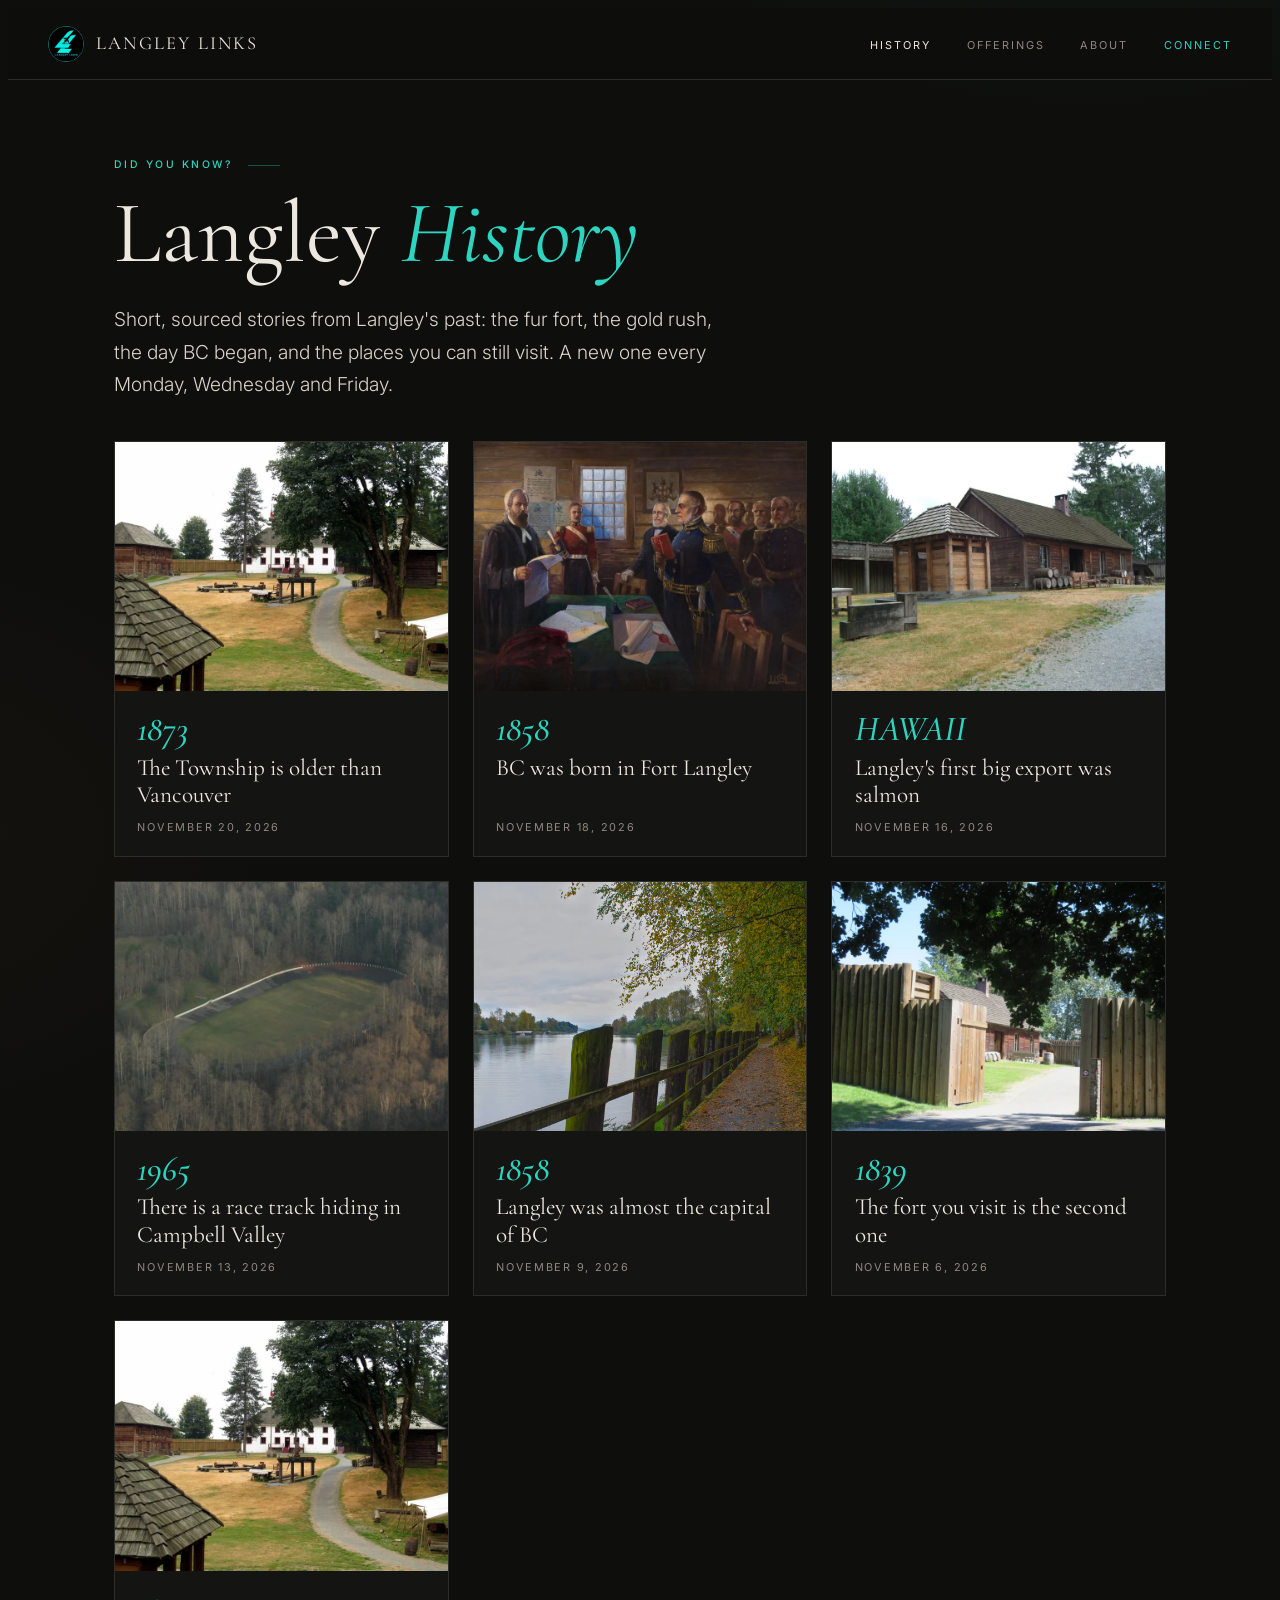
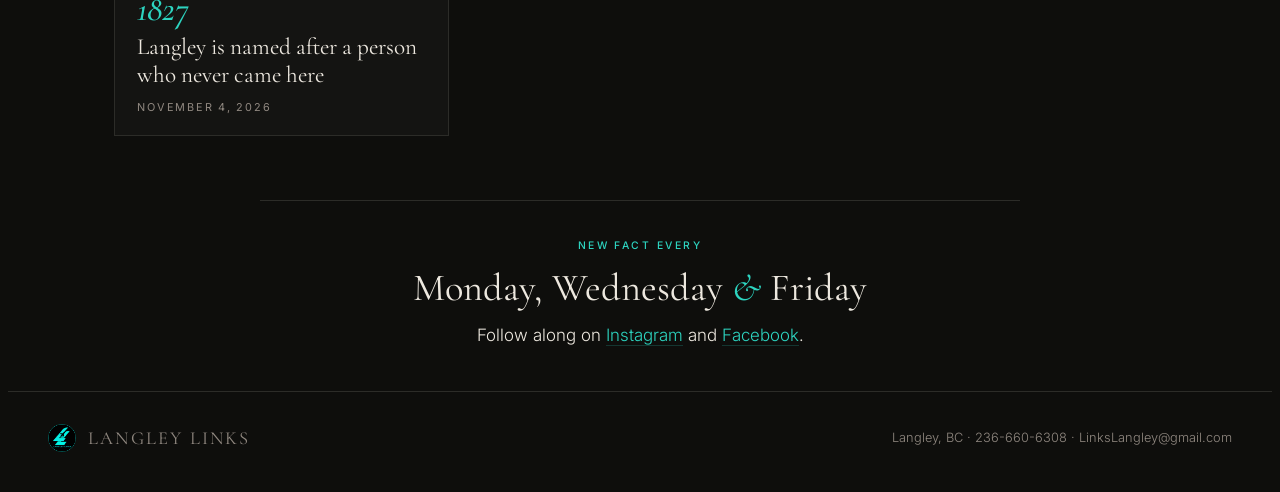
<file: history/index.html>
<!DOCTYPE html>
<html lang="en">
<head>
  <meta charset="UTF-8">
  <meta name="viewport" content="width=device-width, initial-scale=1.0">
  <title>Langley History: Did You Know? | Langley Links</title>
  <meta name="description" content="Short, sourced stories from Langley's past: the fur fort, the gold rush, the day BC began, and the places you can still visit. A new one every Monday, Wednesday and Friday.">
  <link rel="canonical" href="https://langleylinks.com/history/">
  <meta property="og:type" content="article">
  <meta property="og:url" content="https://langleylinks.com/history/">
  <meta property="og:title" content="Langley History: Did You Know? | Langley Links">
  <meta property="og:description" content="Short, sourced stories from Langley's past: the fur fort, the gold rush, the day BC began, and the places you can still visit. A new one every Monday, Wednesday and Friday.">
  <meta property="og:image" content="https://langleylinks.com/history/img/how-one-langley-became-two/fort-langley-overview-800.jpg">
  <meta property="og:site_name" content="Langley Links">
  <meta property="og:locale" content="en_CA">
  <meta name="twitter:card" content="summary_large_image">
  <meta name="twitter:title" content="Langley History: Did You Know? | Langley Links">
  <meta name="twitter:description" content="Short, sourced stories from Langley's past: the fur fort, the gold rush, the day BC began, and the places you can still visit. A new one every Monday, Wednesday and Friday.">
  <meta name="twitter:image" content="https://langleylinks.com/history/img/how-one-langley-became-two/fort-langley-overview-800.jpg">
  <link rel="icon" type="image/png" href="/logo%20png%20LL.png">
  <link rel="preconnect" href="https://fonts.googleapis.com">
  <link rel="preconnect" href="https://fonts.gstatic.com" crossorigin>
  <link href="https://fonts.googleapis.com/css2?family=Cormorant+Garamond:ital,wght@0,400;0,500;0,600;1,400;1,500&family=Inter:wght@300;400;500;600&display=swap" rel="stylesheet">
  <link rel="stylesheet" href="/history/history.31631d80.css">
  <script type="application/ld+json">{"@context":"https://schema.org","@type":"CollectionPage","name":"Langley History","url":"https://langleylinks.com/history/","description":"Short, sourced stories from Langley's past: the fur fort, the gold rush, the day BC began, and the places you can still visit. A new one every Monday, Wednesday and Friday.","hasPart":[{"@type":"Article","headline":"The Township is older than Vancouver","url":"https://langleylinks.com/history/how-one-langley-became-two/","datePublished":"2026-11-20"},{"@type":"Article","headline":"BC was born in Fort Langley","url":"https://langleylinks.com/history/bc-was-born-in-fort-langley/","datePublished":"2026-11-18"},{"@type":"Article","headline":"Langley's first big export was salmon","url":"https://langleylinks.com/history/langleys-first-big-export-was-salmon/","datePublished":"2026-11-16"},{"@type":"Article","headline":"There is a race track hiding in Campbell Valley","url":"https://langleylinks.com/history/the-race-track-hiding-in-campbell-valley/","datePublished":"2026-11-13"},{"@type":"Article","headline":"Langley was almost the capital of BC","url":"https://langleylinks.com/history/langley-was-almost-the-capital-of-bc/","datePublished":"2026-11-09"},{"@type":"Article","headline":"The fort you visit is the second one","url":"https://langleylinks.com/history/the-fort-you-visit-is-the-second-one/","datePublished":"2026-11-06"},{"@type":"Article","headline":"Langley is named after a person who never came here","url":"https://langleylinks.com/history/langley-is-named-after-a-man-who-never-came-here/","datePublished":"2026-11-04"}]}</script>
</head>
<body class="hpage">
  <nav class="hnav">
    <a href="/" class="hnav-brand"><img src="/logo%20png%20LL.png" alt="Langley Links" width="36" height="36"><span>Langley Links</span></a>
    <ul>
      <li><a href="/history/" class="on">History</a></li>
      <li><a href="/#services">Offerings</a></li>
      <li><a href="/#about">About</a></li>
      <li><a href="/#contact" class="cta">Connect</a></li>
    </ul>
  </nav>
  <main class="index">
    <header class="ihead">
      <p class="label">Did you know?</p>
      <h1>Langley <em>History</em></h1>
      <p class="lede">Short, sourced stories from Langley's past: the fur fort, the gold rush, the day BC began, and the places you can still visit. A new one every Monday, Wednesday and Friday.</p>
    </header>
    <div class="grid">
      <a class="card" href="/history/how-one-langley-became-two/"><img src="/history/img/how-one-langley-became-two/fort-langley-overview-800.jpg" width="800" height="600" alt="" loading="lazy" decoding="async">
  <span class="card-fig">1873</span><span class="card-title">The Township is older than Vancouver</span><span class="card-date">November 20, 2026</span></a>
      <a class="card" href="/history/bc-was-born-in-fort-langley/"><img src="/history/img/bc-was-born-in-fort-langley/douglas-oath-1858-innes-800.jpg" width="800" height="604" alt="" loading="lazy" decoding="async">
  <span class="card-fig">1858</span><span class="card-title">BC was born in Fort Langley</span><span class="card-date">November 18, 2026</span></a>
      <a class="card" href="/history/langleys-first-big-export-was-salmon/"><img src="/history/img/langleys-first-big-export-was-salmon/fort-langley-barrels-800.jpg" width="800" height="600" alt="" loading="lazy" decoding="async">
  <span class="card-fig">HAWAII</span><span class="card-title">Langley's first big export was salmon</span><span class="card-date">November 16, 2026</span></a>
      <a class="card" href="/history/the-race-track-hiding-in-campbell-valley/"><img src="/history/img/the-race-track-hiding-in-campbell-valley/langley-speedway-800.jpg" width="800" height="534" alt="" loading="lazy" decoding="async">
  <span class="card-fig">1965</span><span class="card-title">There is a race track hiding in Campbell Valley</span><span class="card-date">November 13, 2026</span></a>
      <a class="card" href="/history/langley-was-almost-the-capital-of-bc/"><img src="/history/img/langley-was-almost-the-capital-of-bc/fort-langley-bedford-channel-autumn-800.jpg" width="800" height="450" alt="" loading="lazy" decoding="async">
  <span class="card-fig">1858</span><span class="card-title">Langley was almost the capital of BC</span><span class="card-date">November 9, 2026</span></a>
      <a class="card" href="/history/the-fort-you-visit-is-the-second-one/"><img src="/history/img/the-fort-you-visit-is-the-second-one/fort-langley-palisade-gate-800.jpg" width="800" height="600" alt="" loading="lazy" decoding="async">
  <span class="card-fig">1839</span><span class="card-title">The fort you visit is the second one</span><span class="card-date">November 6, 2026</span></a>
      <a class="card" href="/history/langley-is-named-after-a-man-who-never-came-here/"><img src="/history/img/langley-is-named-after-a-man-who-never-came-here/fort-langley-overview-800.jpg" width="800" height="600" alt="" loading="lazy" decoding="async">
  <span class="card-fig">1827</span><span class="card-title">Langley is named after a person who never came here</span><span class="card-date">November 4, 2026</span></a>
    </div>
  </main>
  <section class="follow">
    <p class="label">New fact every</p>
    <p class="days">Monday, Wednesday <em>&amp;</em> Friday</p>
    <p>Follow along on <a href="https://www.instagram.com/linkslangley/" rel="noopener" target="_blank">Instagram</a> and <a href="https://www.facebook.com/people/Links-Langley/61586803173200/" rel="noopener" target="_blank">Facebook</a>.</p>
  </section>
  <footer class="hfoot">
    <a href="/" class="hnav-brand"><img src="/logo%20png%20LL.png" alt="" width="28" height="28"><span>Langley Links</span></a>
    <span>Langley, BC &middot; <a href="tel:2366606308">236-660-6308</a> &middot; <a href="mailto:LinksLangley@gmail.com">LinksLangley@gmail.com</a></span>
  </footer>
</body>
</html>
</file>
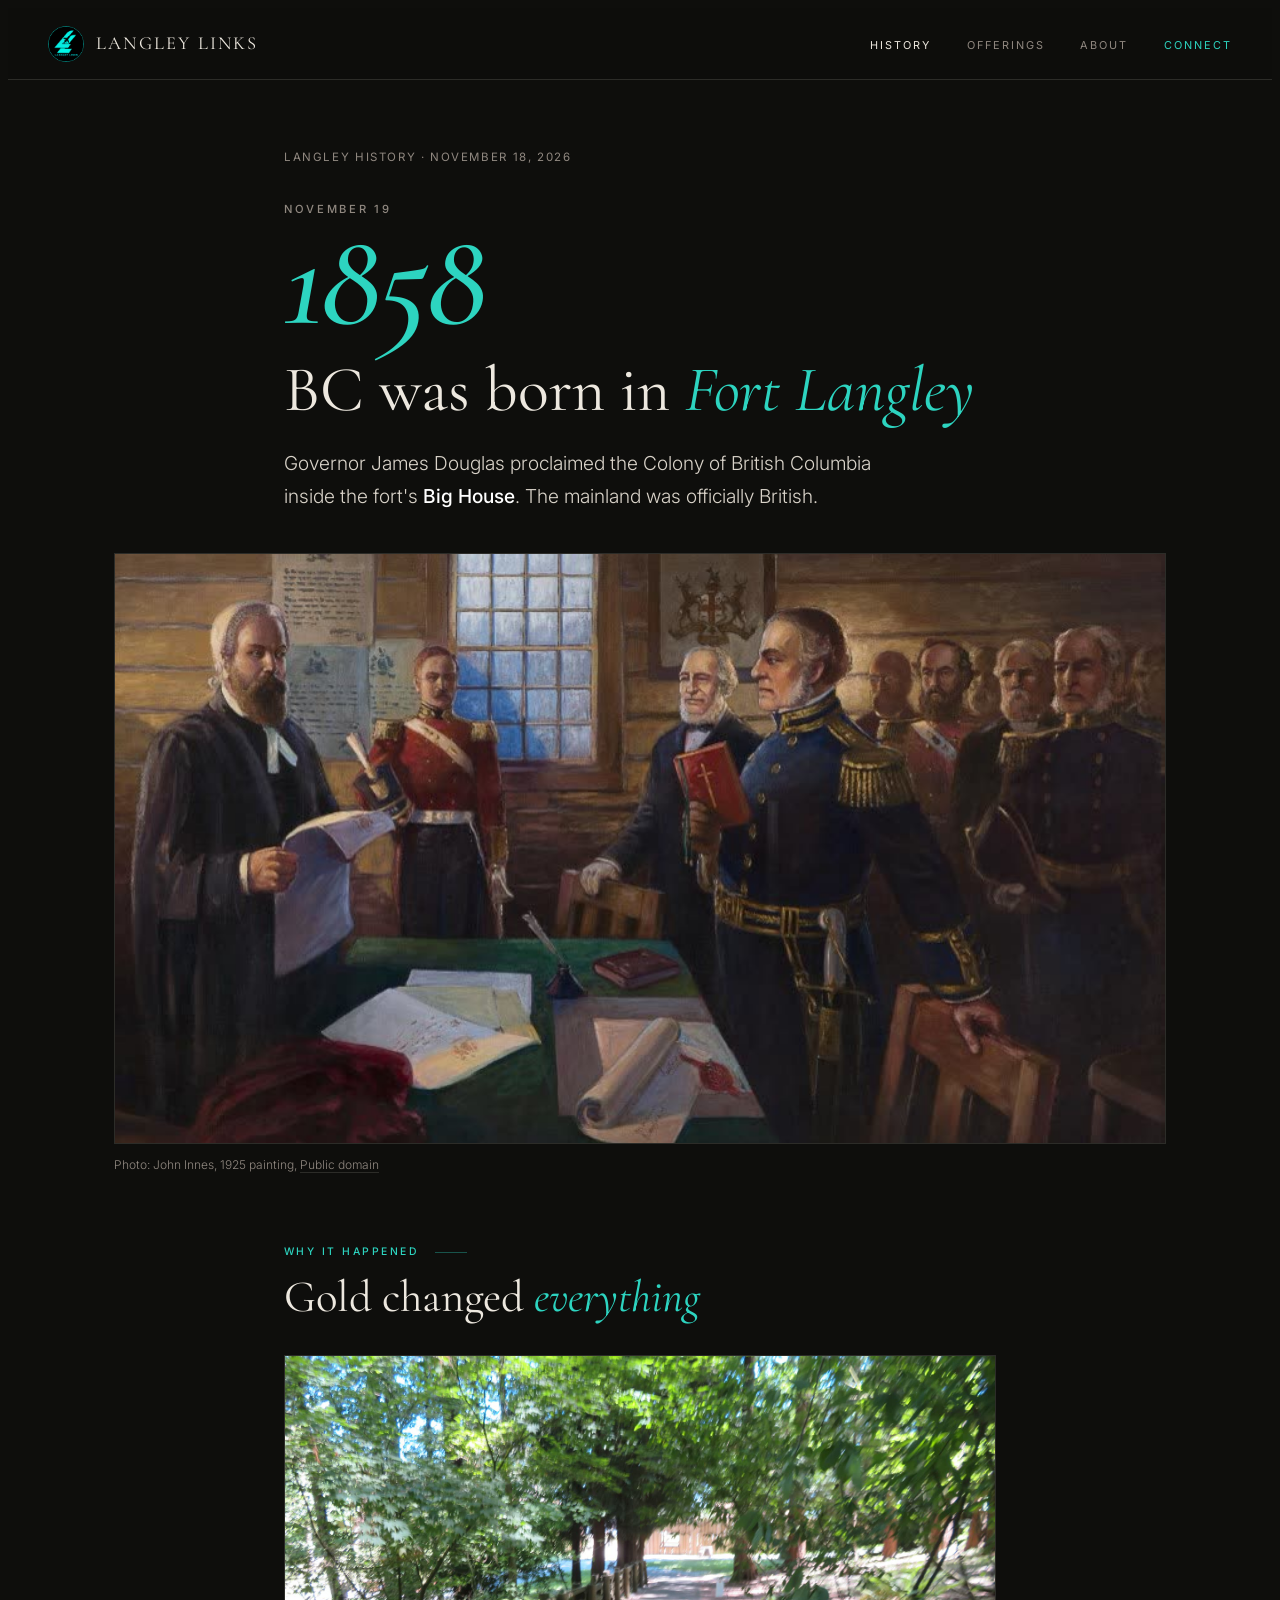
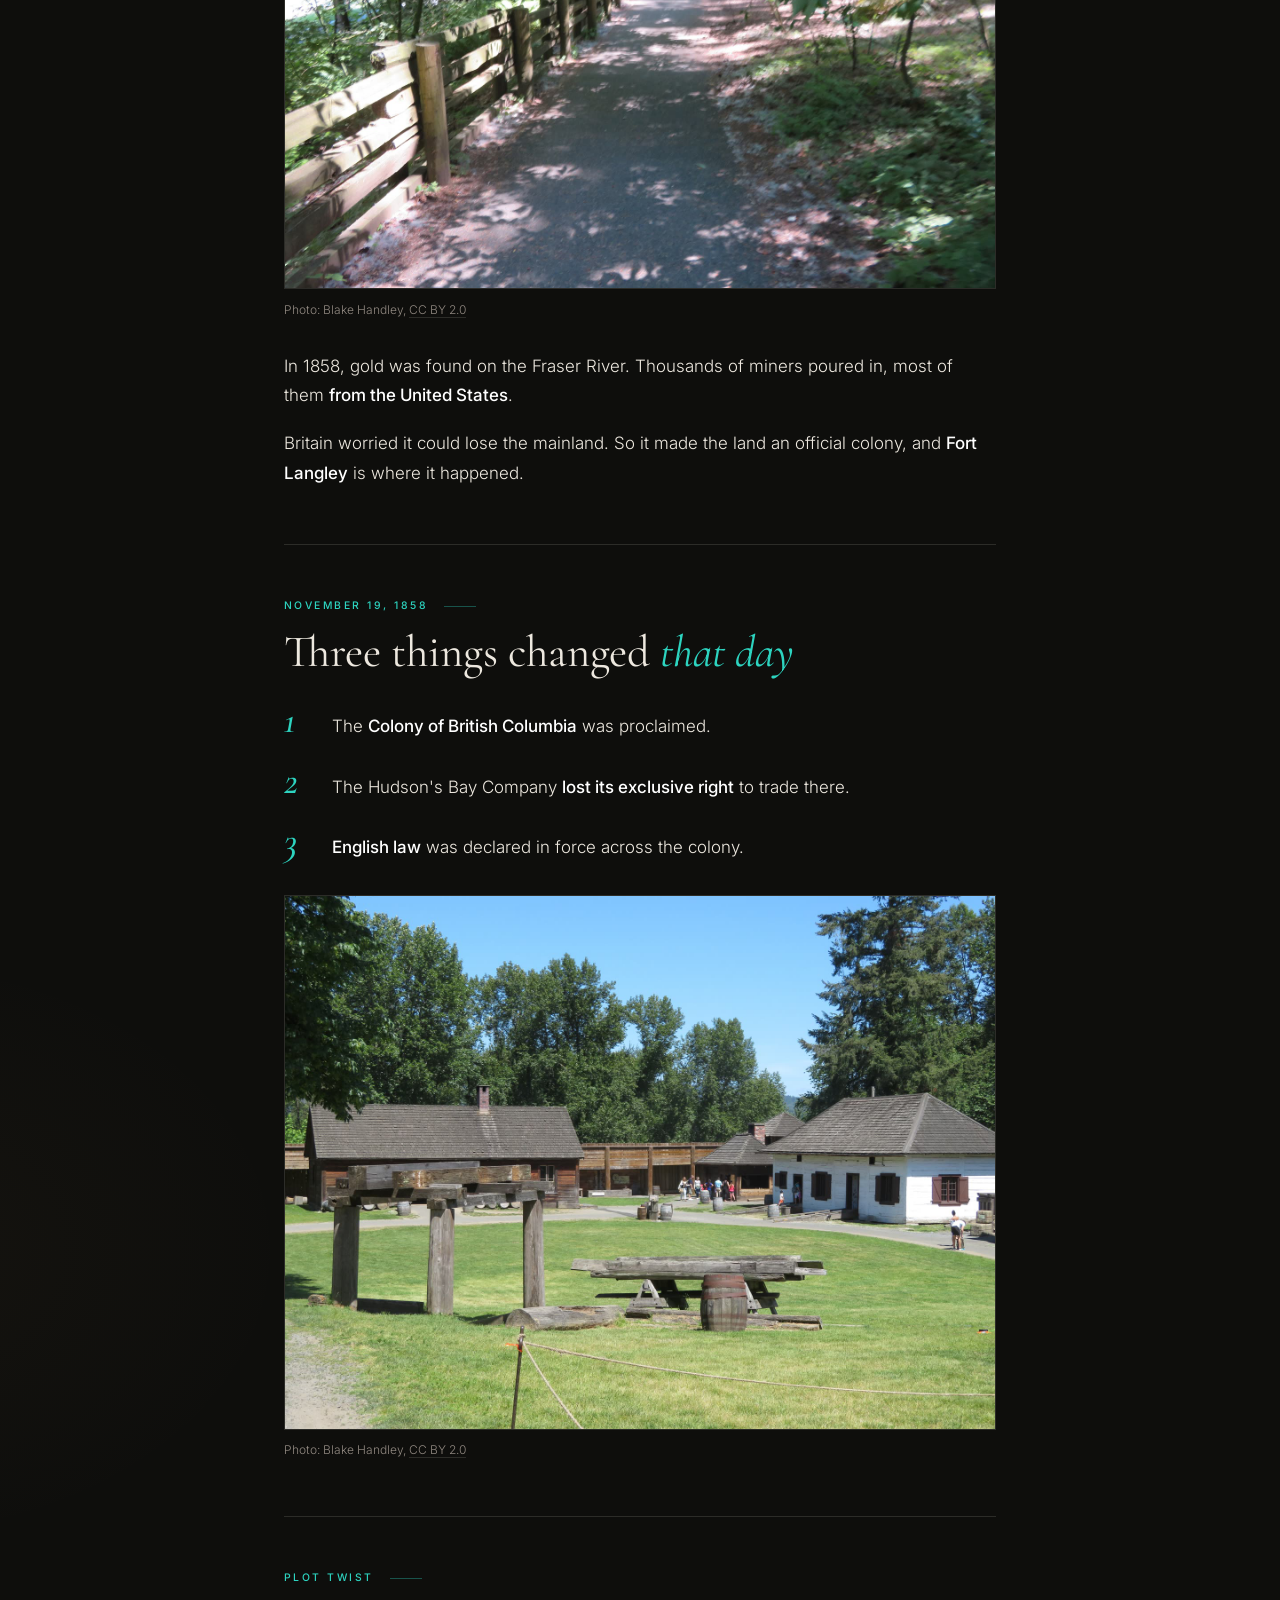
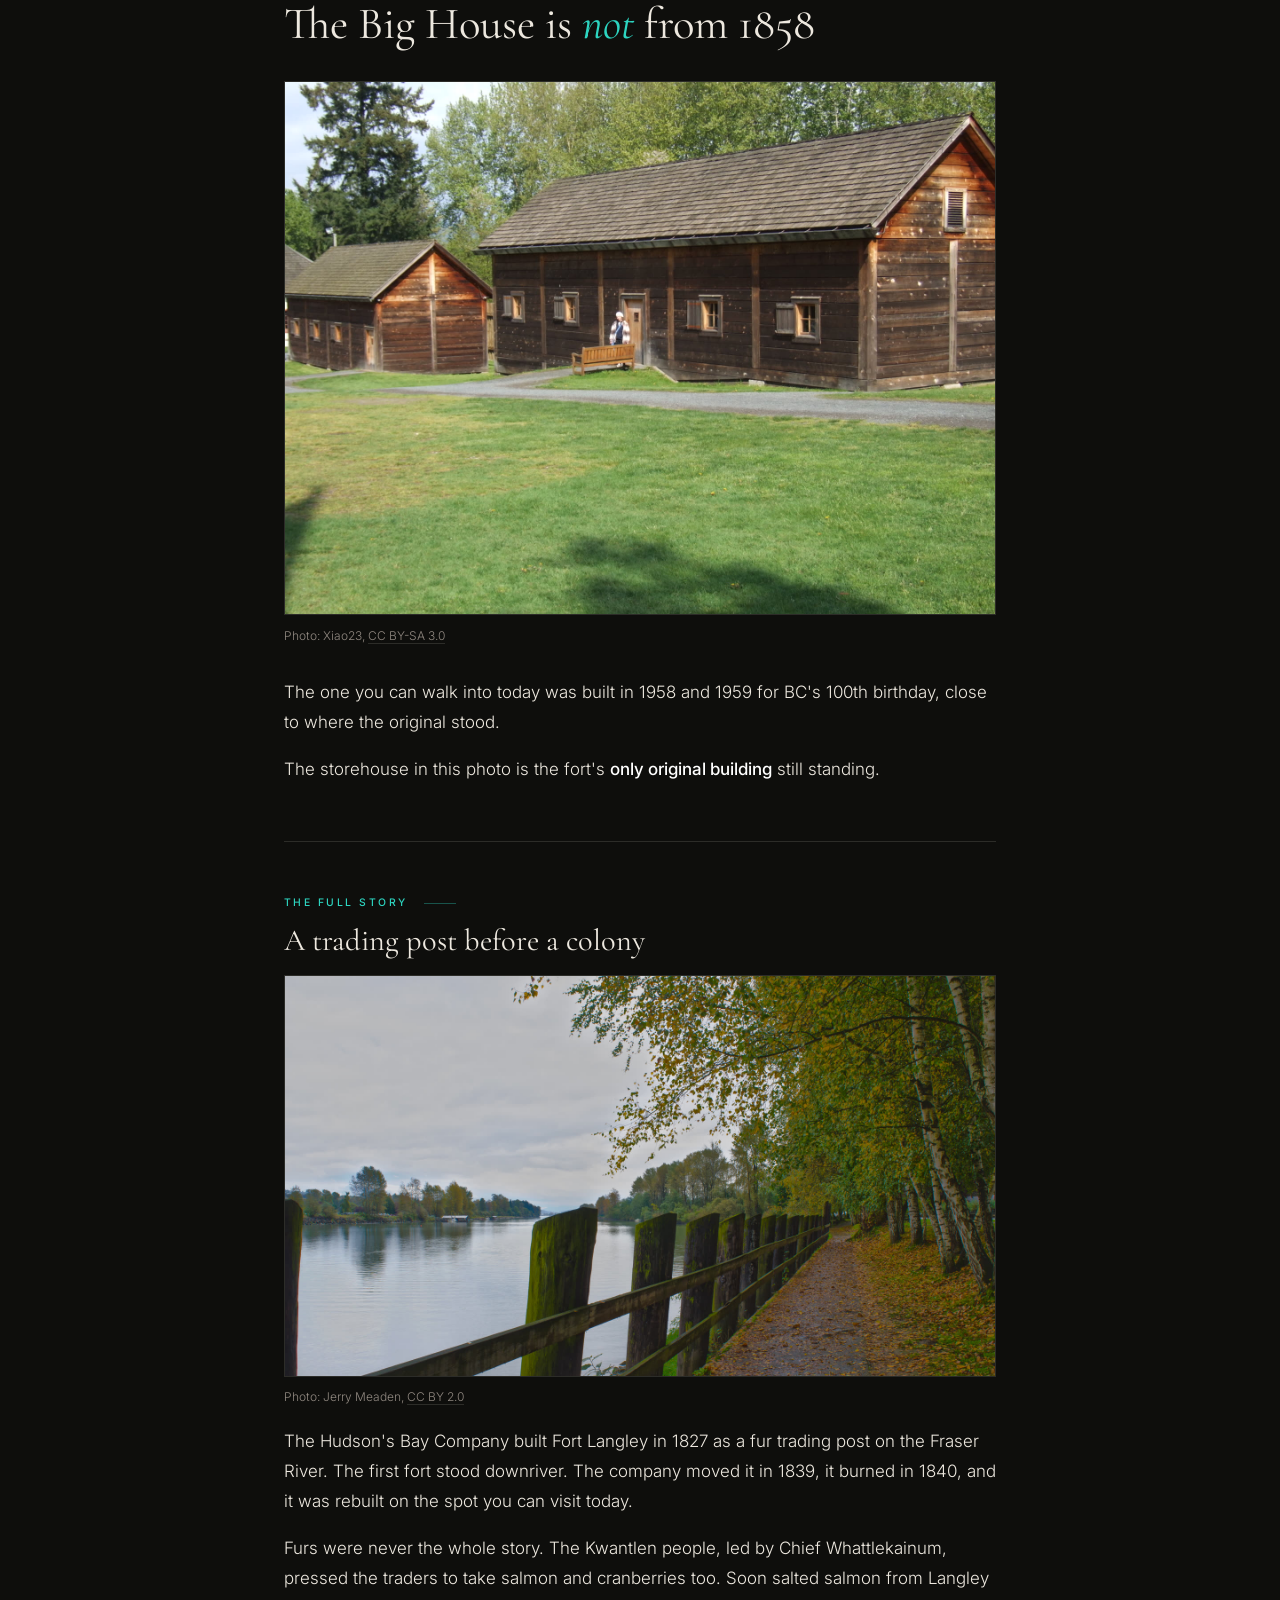
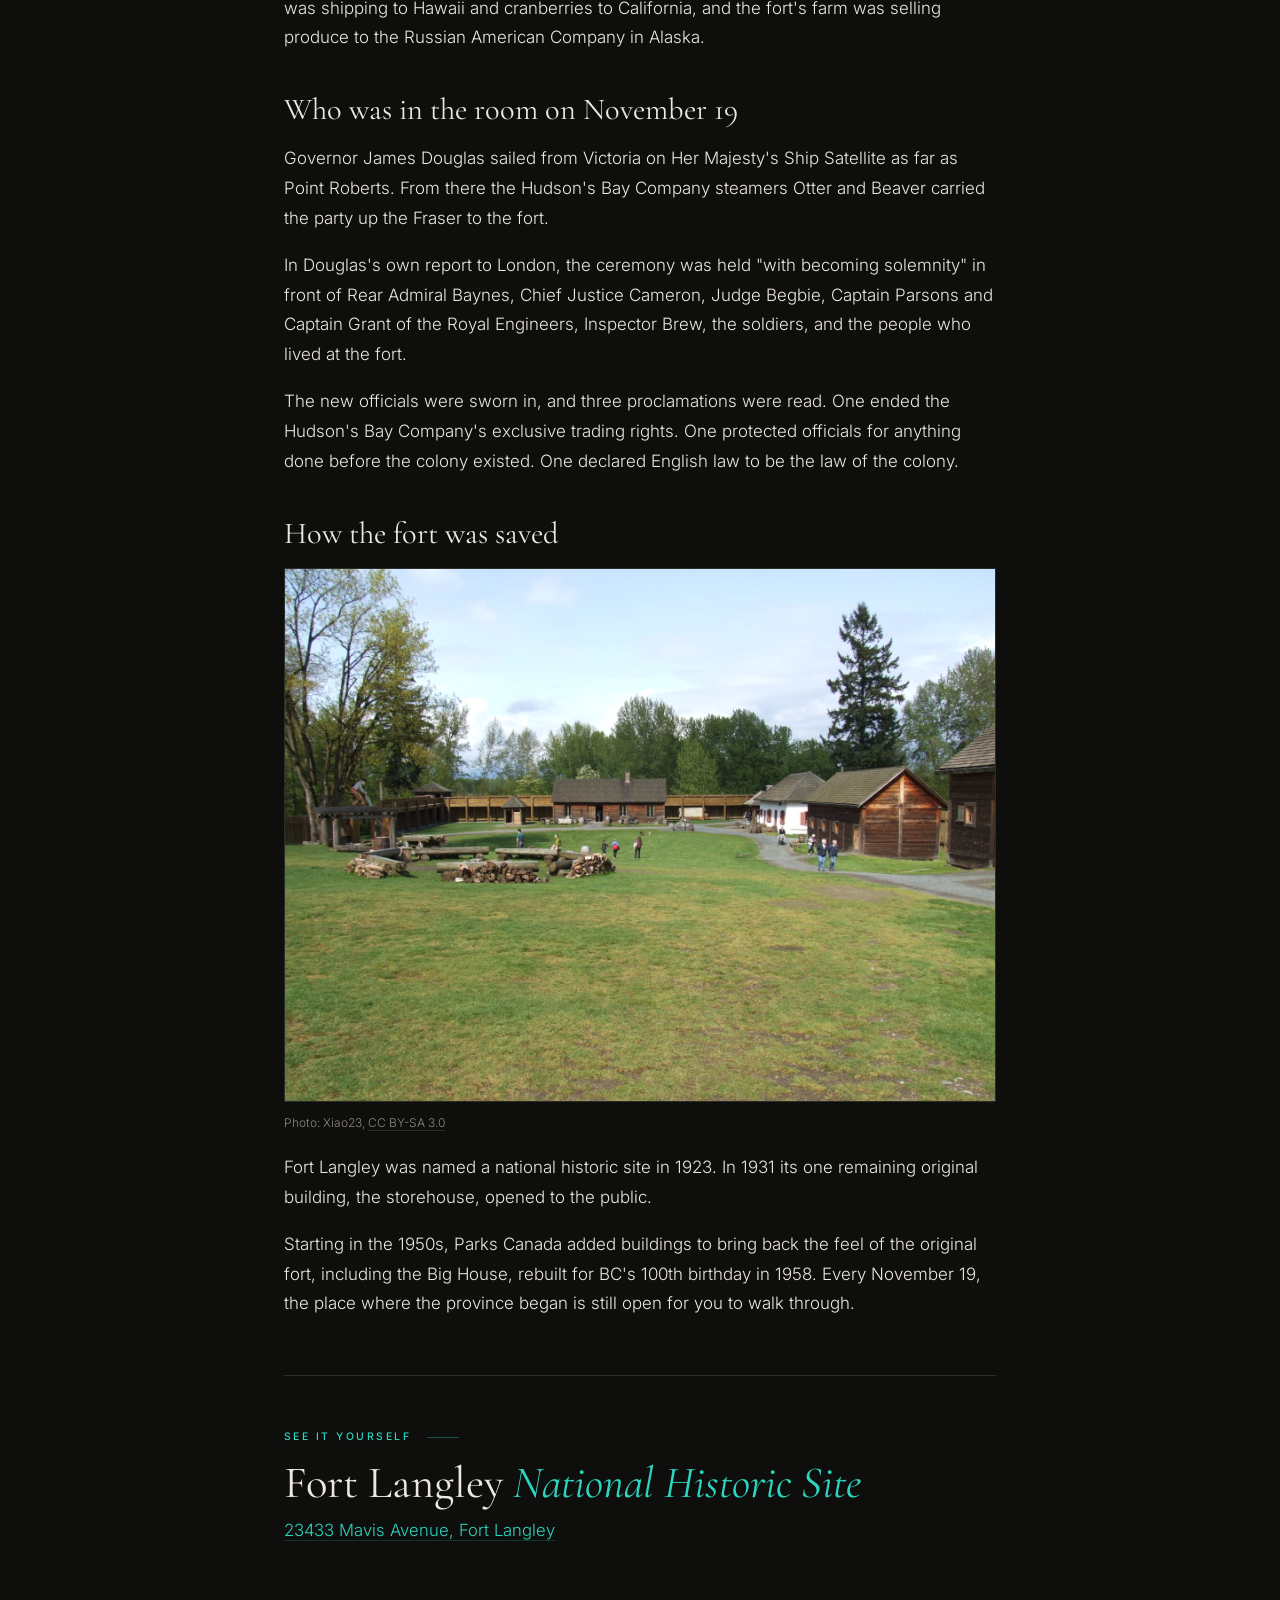
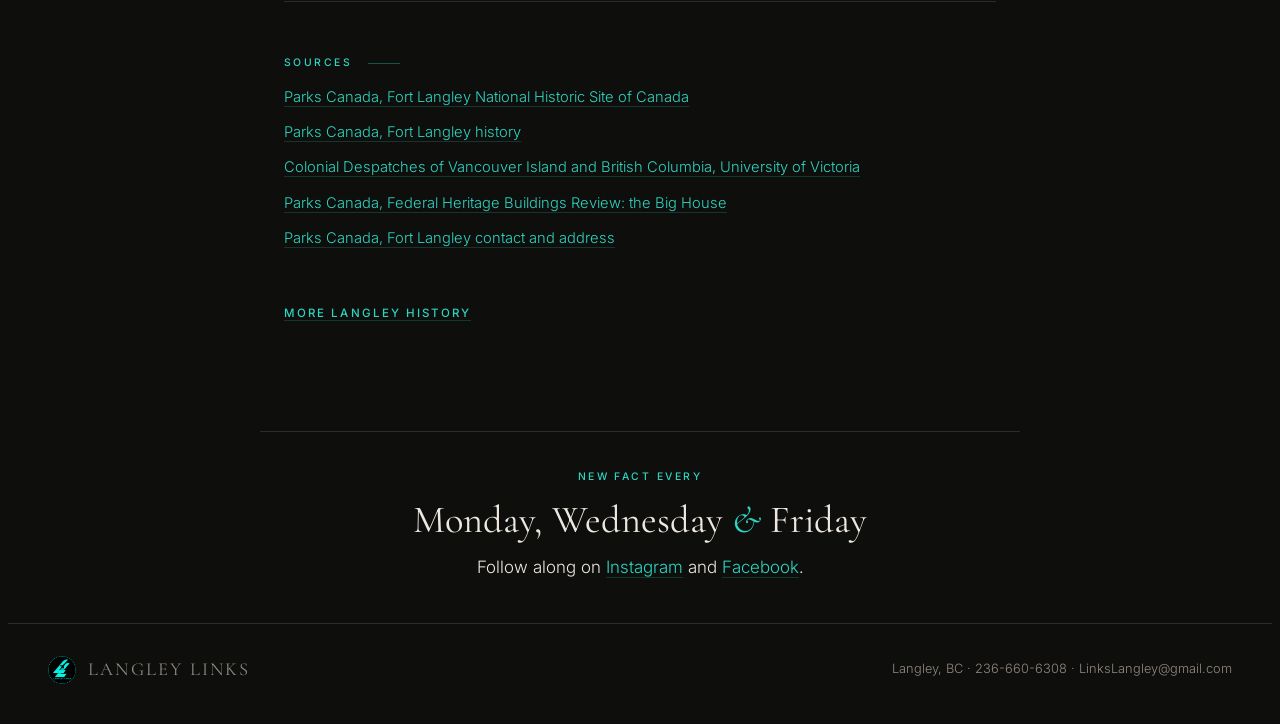
<file: history/bc-was-born-in-fort-langley/index.html>
<!DOCTYPE html>
<html lang="en">
<head>
  <meta charset="UTF-8">
  <meta name="viewport" content="width=device-width, initial-scale=1.0">
  <title>BC Was Born in Fort Langley on November 19, 1858 | Langley Links</title>
  <meta name="description" content="The Colony of British Columbia began inside a Fort Langley log house during the 1858 gold rush. What changed that day, the plot twist, and where to see it yourself.">
  <link rel="canonical" href="https://langleylinks.com/history/bc-was-born-in-fort-langley/">
  <meta property="og:type" content="article">
  <meta property="og:url" content="https://langleylinks.com/history/bc-was-born-in-fort-langley/">
  <meta property="og:title" content="BC Was Born in Fort Langley on November 19, 1858 | Langley Links">
  <meta property="og:description" content="The Colony of British Columbia began inside a Fort Langley log house during the 1858 gold rush. What changed that day, the plot twist, and where to see it yourself.">
  <meta property="og:image" content="https://langleylinks.com/history/img/bc-was-born-in-fort-langley/douglas-oath-1858-innes-1200.jpg">
  <meta property="og:site_name" content="Langley Links">
  <meta property="og:locale" content="en_CA">
  <meta name="twitter:card" content="summary_large_image">
  <meta name="twitter:title" content="BC Was Born in Fort Langley on November 19, 1858 | Langley Links">
  <meta name="twitter:description" content="The Colony of British Columbia began inside a Fort Langley log house during the 1858 gold rush. What changed that day, the plot twist, and where to see it yourself.">
  <meta name="twitter:image" content="https://langleylinks.com/history/img/bc-was-born-in-fort-langley/douglas-oath-1858-innes-1200.jpg">
  <link rel="icon" type="image/png" href="/logo%20png%20LL.png">
  <link rel="preconnect" href="https://fonts.googleapis.com">
  <link rel="preconnect" href="https://fonts.gstatic.com" crossorigin>
  <link href="https://fonts.googleapis.com/css2?family=Cormorant+Garamond:ital,wght@0,400;0,500;0,600;1,400;1,500&family=Inter:wght@300;400;500;600&display=swap" rel="stylesheet">
  <link rel="stylesheet" href="/history/history.31631d80.css">
  <script type="application/ld+json">[{"@context":"https://schema.org","@type":"Article","headline":"BC Was Born in Fort Langley on November 19, 1858","description":"The Colony of British Columbia began inside a Fort Langley log house during the 1858 gold rush. What changed that day, the plot twist, and where to see it yourself.","image":["https://langleylinks.com/history/img/bc-was-born-in-fort-langley/douglas-oath-1858-innes-1200.jpg"],"datePublished":"2026-11-18","dateModified":"2026-11-18","mainEntityOfPage":"https://langleylinks.com/history/bc-was-born-in-fort-langley/","author":{"@type":"Organization","name":"Langley Links","url":"https://langleylinks.com"},"publisher":{"@type":"Organization","name":"Langley Links","logo":{"@type":"ImageObject","url":"https://langleylinks.com/logo%20png%20LL.png"}},"citation":["https://pc.gc.ca/apps/dfhd/page_nhs_eng.aspx?id=66","https://parks.canada.ca/lhn-nhs/bc/langley/culture/histoire-history","https://bcgenesis.uvic.ca/B58034.html","https://pc.gc.ca/apps/dfhd/page_fhbro_eng.aspx?id=7939","https://parks.canada.ca/lhn-nhs/bc/langley/info/contact"]},{"@context":"https://schema.org","@type":"BreadcrumbList","itemListElement":[{"@type":"ListItem","position":1,"name":"Home","item":"https://langleylinks.com/"},{"@type":"ListItem","position":2,"name":"Langley History","item":"https://langleylinks.com/history/"},{"@type":"ListItem","position":3,"name":"BC Was Born in Fort Langley on November 19, 1858","item":"https://langleylinks.com/history/bc-was-born-in-fort-langley/"}]}]</script>
</head>
<body class="hpage">
  <nav class="hnav">
    <a href="/" class="hnav-brand"><img src="/logo%20png%20LL.png" alt="Langley Links" width="36" height="36"><span>Langley Links</span></a>
    <ul>
      <li><a href="/history/" class="on">History</a></li>
      <li><a href="/#services">Offerings</a></li>
      <li><a href="/#about">About</a></li>
      <li><a href="/#contact" class="cta">Connect</a></li>
    </ul>
  </nav>
  <main class="article">
    <header class="ahead">
      <p class="crumbs"><a href="/history/">Langley History</a> &middot; November 18, 2026</p>
      <p class="fig-label">NOVEMBER 19</p>
      <p class="fig">1858</p>
      <h1>BC was born in <em>Fort Langley</em></h1>
      <div class="lede"><p>Governor James Douglas proclaimed the Colony of British Columbia inside the fort's <strong>Big House</strong>. The mainland was officially British.</p></div>
    </header>
    <figure class="hero">
  <img src="/history/img/bc-was-born-in-fort-langley/douglas-oath-1858-innes-1600.jpg" width="835" height="632" alt="BC was born in Fort Langley" fetchpriority="high" decoding="async">
  <figcaption>Photo: John Innes, 1925 painting, <a href="https://commons.wikimedia.org/wiki/File:James_Douglas_Taking_the_Oath_at_Fort_Langley_as_First_Governor_of_BC,_AD_1858.1925._Oil_on_canvas.jpg" rel="nofollow noopener" target="_blank">Public domain</a></figcaption>
</figure>
    <div class="prose">
      <section><p class="label">WHY IT HAPPENED</p><h2>Gold changed <em>everything</em></h2><figure class="">
  <img src="/history/img/bc-was-born-in-fort-langley/fort-langley-river-trail-1600.jpg" width="1600" height="1200" alt="Gold changed everything" loading="lazy" decoding="async">
  <figcaption>Photo: Blake Handley, <a href="https://commons.wikimedia.org/wiki/File:2018_05_27d_Fort_Langley_5_(27992069017).jpg" rel="nofollow noopener" target="_blank">CC BY 2.0</a></figcaption>
</figure><p>In 1858, gold was found on the Fraser River. Thousands of miners poured in, most of them <strong>from the United States</strong>.</p>
<p>Britain worried it could lose the mainland. So it made the land an official colony, and <strong>Fort Langley</strong> is where it happened.</p></section>
      <section><p class="label">NOVEMBER 19, 1858</p><h2>Three things changed <em>that day</em></h2><ol class="three"><li><span>The <strong>Colony of British Columbia</strong> was proclaimed.</span></li><li><span>The Hudson's Bay Company <strong>lost its exclusive right</strong> to trade there.</span></li><li><span><strong>English law</strong> was declared in force across the colony.</span></li></ol><figure class="">
  <img src="/history/img/bc-was-born-in-fort-langley/fort-langley-courtyard-1600.jpg" width="1600" height="1200" alt="Three things changed that day" loading="lazy" decoding="async">
  <figcaption>Photo: Blake Handley, <a href="https://commons.wikimedia.org/wiki/File:2018_05_27d_Fort_Langley_12_(41960083175).jpg" rel="nofollow noopener" target="_blank">CC BY 2.0</a></figcaption>
</figure></section>
      <section class="twist"><p class="label">Plot twist</p><h2>The Big House is <em>not</em> from 1858</h2><figure class="">
  <img src="/history/img/bc-was-born-in-fort-langley/fort-langley-storehouse-1600.jpg" width="1600" height="1200" alt="The Big House is not from 1858" loading="lazy" decoding="async">
  <figcaption>Photo: Xiao23, <a href="https://commons.wikimedia.org/wiki/File:Storehouses.JPG" rel="nofollow noopener" target="_blank">CC BY-SA 3.0</a></figcaption>
</figure><p>The one you can walk into today was built in 1958 and 1959 for BC's 100th birthday, close to where the original stood.</p>
<p>The storehouse in this photo is the fort's <strong>only original building</strong> still standing.</p></section>
      <section class="deep" id="full-story"><p class="label">The full story</p><h3>A trading post before a colony</h3><figure class="">
  <img src="/history/img/bc-was-born-in-fort-langley/fort-langley-bedford-channel-autumn-1600.jpg" width="1600" height="900" alt="A trading post before a colony" loading="lazy" decoding="async">
  <figcaption>Photo: Jerry Meaden, <a href="https://commons.wikimedia.org/wiki/File:Autumn_Path_by_Bedford_Channel(15381947107).jpg" rel="nofollow noopener" target="_blank">CC BY 2.0</a></figcaption>
</figure><p>The Hudson's Bay Company built Fort Langley in 1827 as a fur trading post on the Fraser River. The first fort stood downriver. The company moved it in 1839, it burned in 1840, and it was rebuilt on the spot you can visit today.</p>
<p>Furs were never the whole story. The Kwantlen people, led by Chief Whattlekainum, pressed the traders to take salmon and cranberries too. Soon salted salmon from Langley was shipping to Hawaii and cranberries to California, and the fort's farm was selling produce to the Russian American Company in Alaska.</p><h3>Who was in the room on November 19</h3><p>Governor James Douglas sailed from Victoria on Her Majesty's Ship Satellite as far as Point Roberts. From there the Hudson's Bay Company steamers Otter and Beaver carried the party up the Fraser to the fort.</p>
<p>In Douglas's own report to London, the ceremony was held &quot;with becoming solemnity&quot; in front of Rear Admiral Baynes, Chief Justice Cameron, Judge Begbie, Captain Parsons and Captain Grant of the Royal Engineers, Inspector Brew, the soldiers, and the people who lived at the fort.</p>
<p>The new officials were sworn in, and three proclamations were read. One ended the Hudson's Bay Company's exclusive trading rights. One protected officials for anything done before the colony existed. One declared English law to be the law of the colony.</p><h3>How the fort was saved</h3><figure class="">
  <img src="/history/img/bc-was-born-in-fort-langley/fort-langley-green-1600.jpg" width="1600" height="1200" alt="How the fort was saved" loading="lazy" decoding="async">
  <figcaption>Photo: Xiao23, <a href="https://commons.wikimedia.org/wiki/File:Ft._Langley_01.JPG" rel="nofollow noopener" target="_blank">CC BY-SA 3.0</a></figcaption>
</figure><p>Fort Langley was named a national historic site in 1923. In 1931 its one remaining original building, the storehouse, opened to the public.</p>
<p>Starting in the 1950s, Parks Canada added buildings to bring back the feel of the original fort, including the Big House, rebuilt for BC's 100th birthday in 1958. Every November 19, the place where the province began is still open for you to walk through.</p></section>
      <section class="visit"><p class="label">See it yourself</p><h2>Fort Langley <em>National Historic Site</em></h2>
    <p class="addr"><a href="https://www.google.com/maps/search/?api=1&query=Fort%20Langley%20National%20Historic%20Site%2C%2023433%20Mavis%20Avenue%2C%20Fort%20Langley" rel="noopener" target="_blank">23433 Mavis Avenue, Fort Langley</a></p></section>
      <section class="sources"><p class="label">Sources</p><ul><li><a href="https://pc.gc.ca/apps/dfhd/page_nhs_eng.aspx?id=66" rel="noopener" target="_blank">Parks Canada, Fort Langley National Historic Site of Canada</a></li><li><a href="https://parks.canada.ca/lhn-nhs/bc/langley/culture/histoire-history" rel="noopener" target="_blank">Parks Canada, Fort Langley history</a></li><li><a href="https://bcgenesis.uvic.ca/B58034.html" rel="noopener" target="_blank">Colonial Despatches of Vancouver Island and British Columbia, University of Victoria</a></li><li><a href="https://pc.gc.ca/apps/dfhd/page_fhbro_eng.aspx?id=7939" rel="noopener" target="_blank">Parks Canada, Federal Heritage Buildings Review: the Big House</a></li><li><a href="https://parks.canada.ca/lhn-nhs/bc/langley/info/contact" rel="noopener" target="_blank">Parks Canada, Fort Langley contact and address</a></li></ul></section>
      <p class="back"><a href="/history/">More Langley history</a></p>
    </div>
  </main>
  <section class="follow">
    <p class="label">New fact every</p>
    <p class="days">Monday, Wednesday <em>&amp;</em> Friday</p>
    <p>Follow along on <a href="https://www.instagram.com/linkslangley/" rel="noopener" target="_blank">Instagram</a> and <a href="https://www.facebook.com/people/Links-Langley/61586803173200/" rel="noopener" target="_blank">Facebook</a>.</p>
  </section>
  <footer class="hfoot">
    <a href="/" class="hnav-brand"><img src="/logo%20png%20LL.png" alt="" width="28" height="28"><span>Langley Links</span></a>
    <span>Langley, BC &middot; <a href="tel:2366606308">236-660-6308</a> &middot; <a href="mailto:LinksLangley@gmail.com">LinksLangley@gmail.com</a></span>
  </footer>
</body>
</html>
</file>
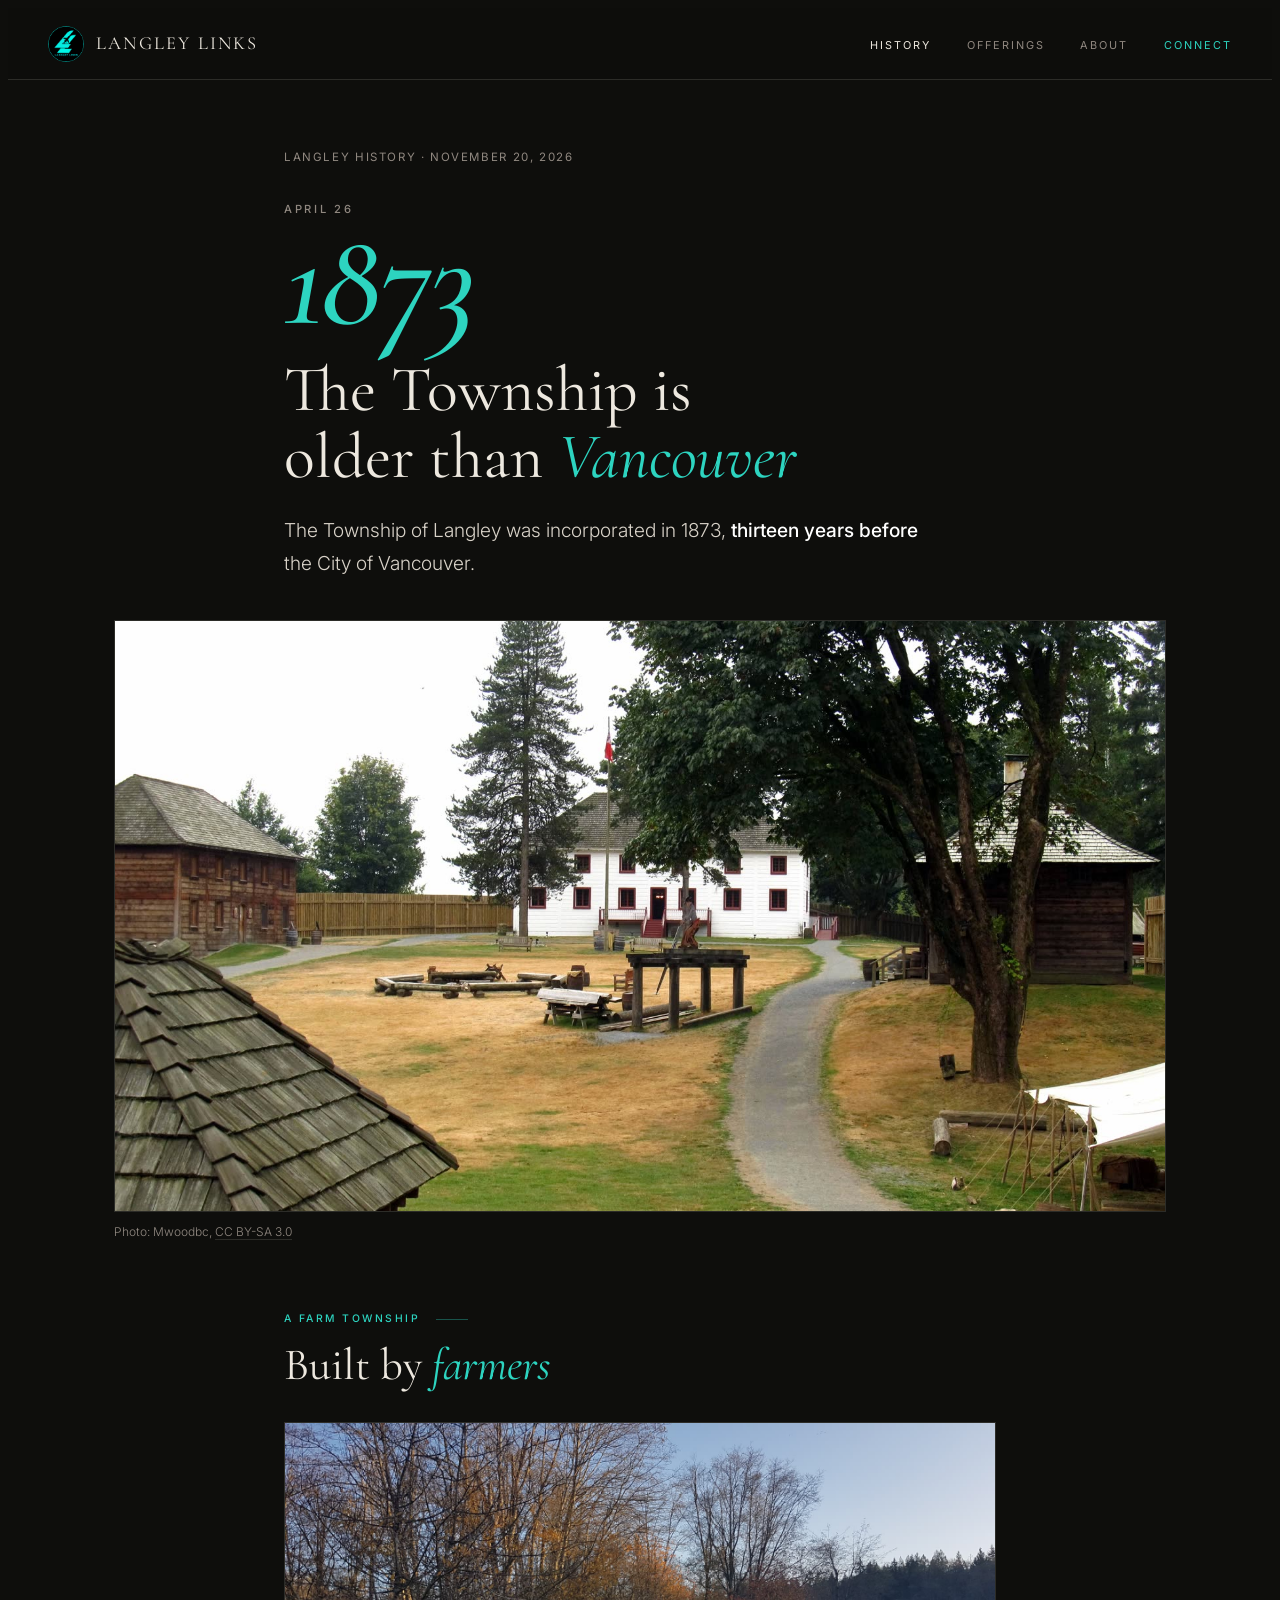
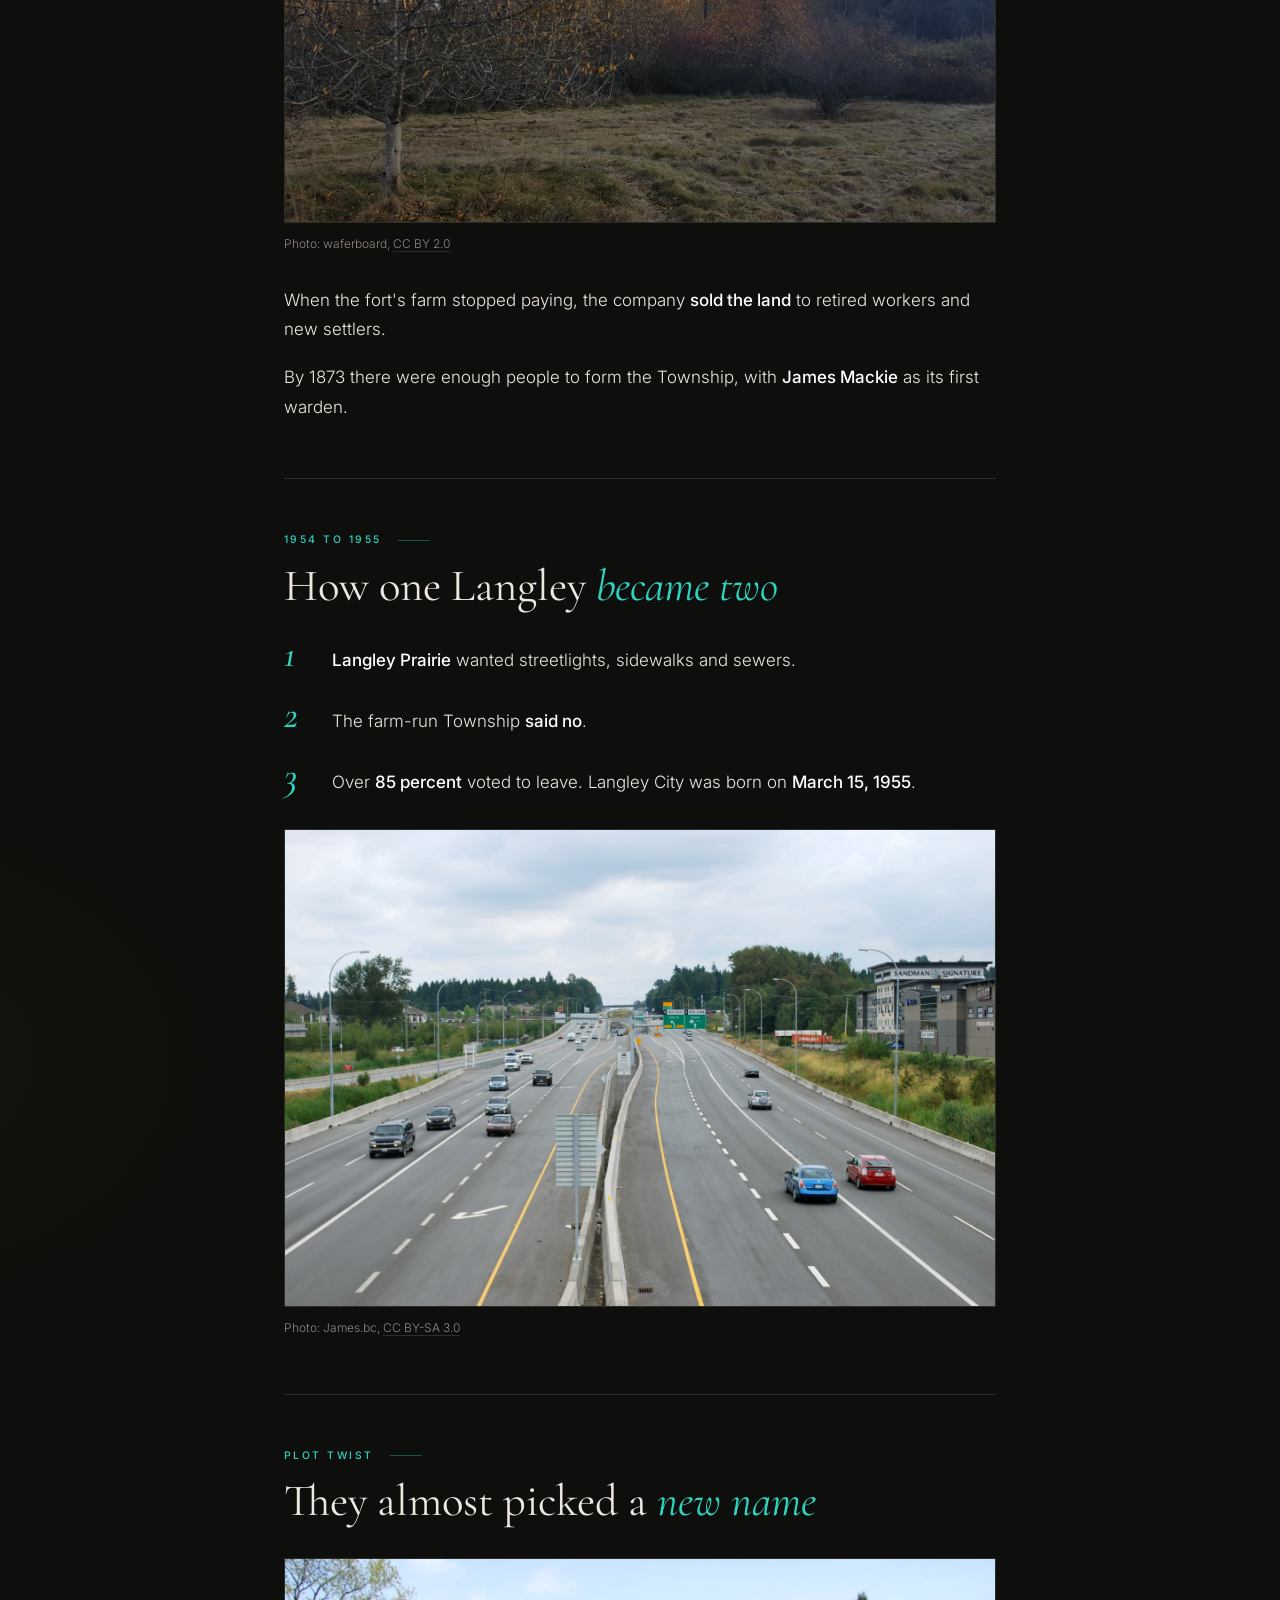
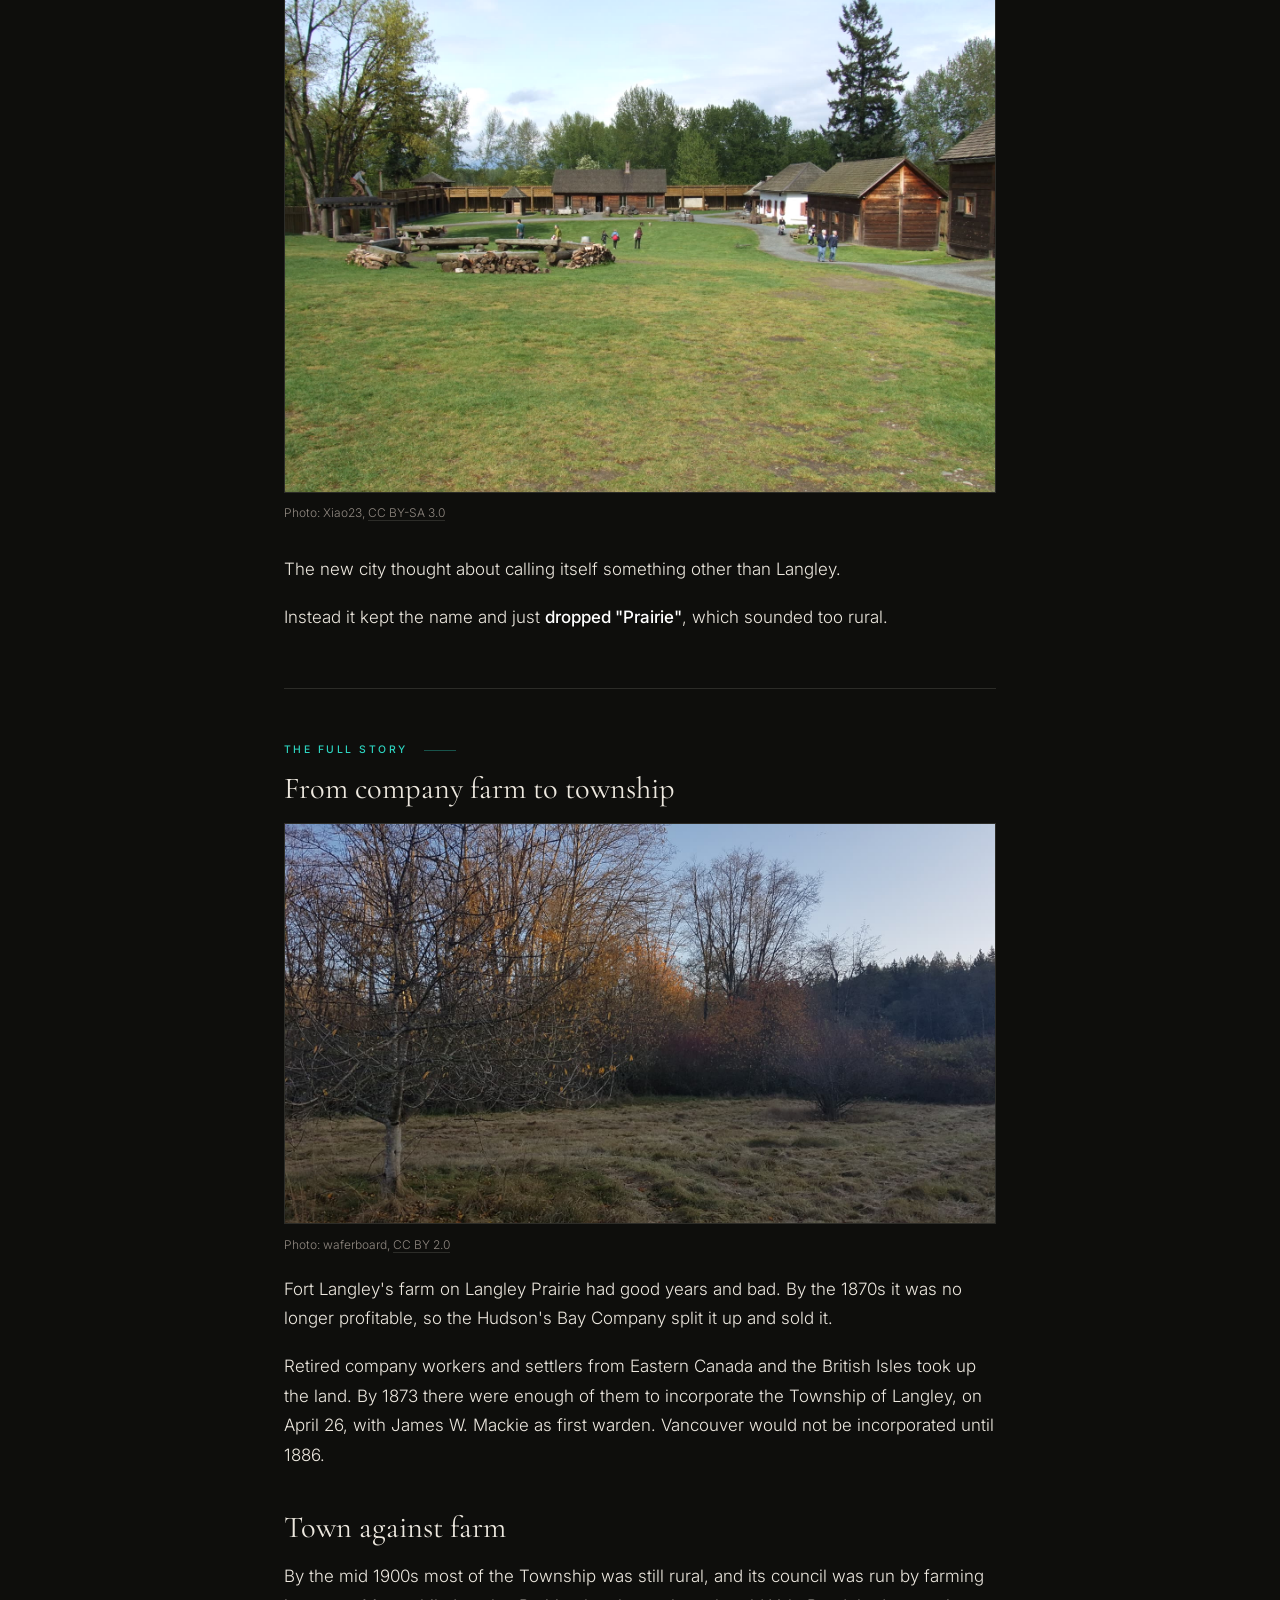
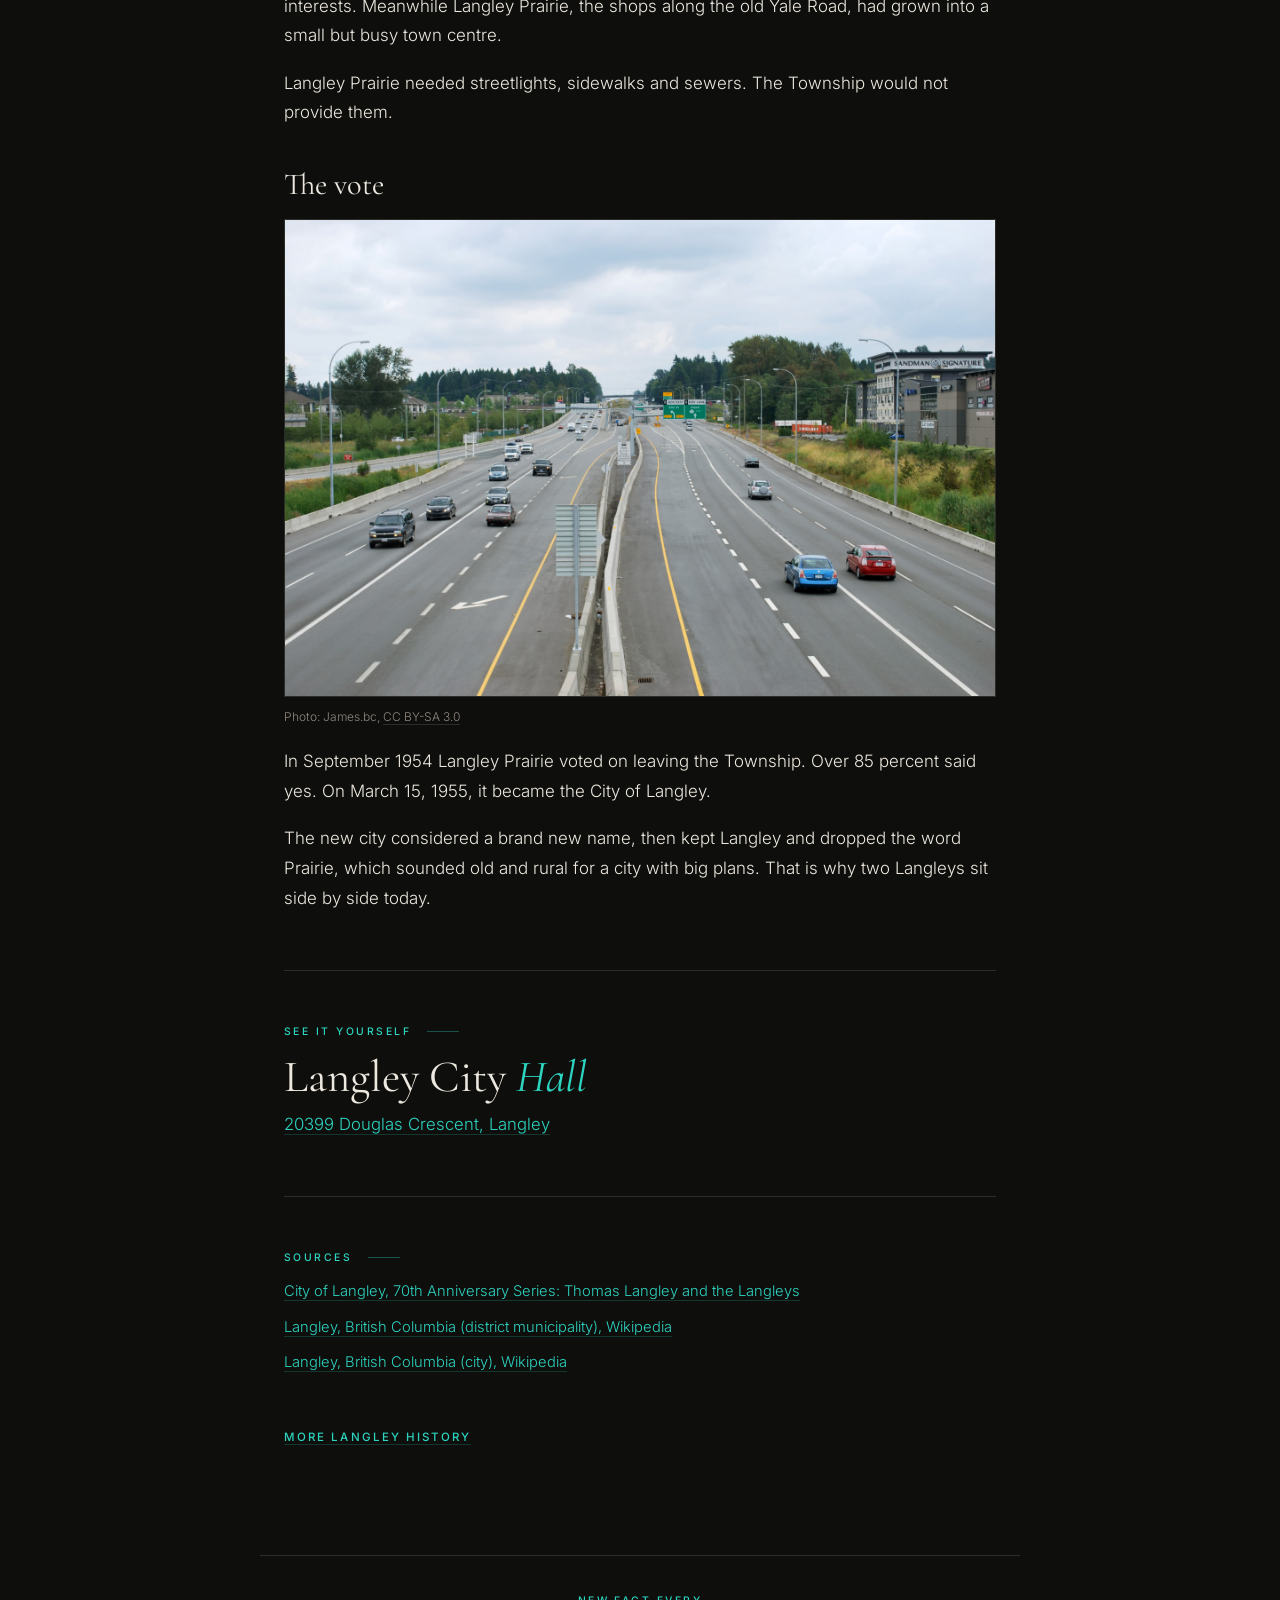
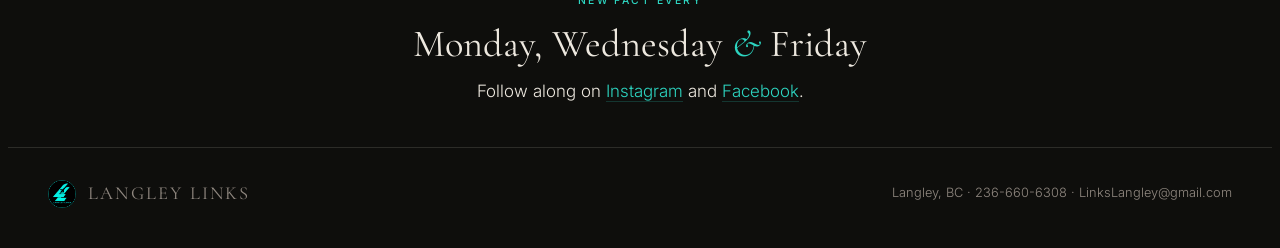
<file: history/how-one-langley-became-two/index.html>
<!DOCTYPE html>
<html lang="en">
<head>
  <meta charset="UTF-8">
  <meta name="viewport" content="width=device-width, initial-scale=1.0">
  <title>The Township Is Older Than Vancouver, and How One Langley Became Two | Langley Links</title>
  <meta name="description" content="The Township of Langley formed in 1873, years before Vancouver existed. Then streetlights and sewers split it in two. The 1955 vote behind Langley City.">
  <link rel="canonical" href="https://langleylinks.com/history/how-one-langley-became-two/">
  <meta property="og:type" content="article">
  <meta property="og:url" content="https://langleylinks.com/history/how-one-langley-became-two/">
  <meta property="og:title" content="The Township Is Older Than Vancouver, and How One Langley Became Two | Langley Links">
  <meta property="og:description" content="The Township of Langley formed in 1873, years before Vancouver existed. Then streetlights and sewers split it in two. The 1955 vote behind Langley City.">
  <meta property="og:image" content="https://langleylinks.com/history/img/how-one-langley-became-two/fort-langley-overview-1200.jpg">
  <meta property="og:site_name" content="Langley Links">
  <meta property="og:locale" content="en_CA">
  <meta name="twitter:card" content="summary_large_image">
  <meta name="twitter:title" content="The Township Is Older Than Vancouver, and How One Langley Became Two | Langley Links">
  <meta name="twitter:description" content="The Township of Langley formed in 1873, years before Vancouver existed. Then streetlights and sewers split it in two. The 1955 vote behind Langley City.">
  <meta name="twitter:image" content="https://langleylinks.com/history/img/how-one-langley-became-two/fort-langley-overview-1200.jpg">
  <link rel="icon" type="image/png" href="/logo%20png%20LL.png">
  <link rel="preconnect" href="https://fonts.googleapis.com">
  <link rel="preconnect" href="https://fonts.gstatic.com" crossorigin>
  <link href="https://fonts.googleapis.com/css2?family=Cormorant+Garamond:ital,wght@0,400;0,500;0,600;1,400;1,500&family=Inter:wght@300;400;500;600&display=swap" rel="stylesheet">
  <link rel="stylesheet" href="/history/history.31631d80.css">
  <script type="application/ld+json">[{"@context":"https://schema.org","@type":"Article","headline":"The Township Is Older Than Vancouver, and How One Langley Became Two","description":"The Township of Langley formed in 1873, years before Vancouver existed. Then streetlights and sewers split it in two. The 1955 vote behind Langley City.","image":["https://langleylinks.com/history/img/how-one-langley-became-two/fort-langley-overview-1200.jpg"],"datePublished":"2026-11-20","dateModified":"2026-11-20","mainEntityOfPage":"https://langleylinks.com/history/how-one-langley-became-two/","author":{"@type":"Organization","name":"Langley Links","url":"https://langleylinks.com"},"publisher":{"@type":"Organization","name":"Langley Links","logo":{"@type":"ImageObject","url":"https://langleylinks.com/logo%20png%20LL.png"}},"citation":["https://www.langleycity.ca/media/file/70th-anniversary-article-thomas-langley-and-langleys","https://en.wikipedia.org/wiki/Langley,_British_Columbia_(district_municipality)","https://en.wikipedia.org/wiki/Langley,_British_Columbia_(city)"]},{"@context":"https://schema.org","@type":"BreadcrumbList","itemListElement":[{"@type":"ListItem","position":1,"name":"Home","item":"https://langleylinks.com/"},{"@type":"ListItem","position":2,"name":"Langley History","item":"https://langleylinks.com/history/"},{"@type":"ListItem","position":3,"name":"The Township Is Older Than Vancouver, and How One Langley Became Two","item":"https://langleylinks.com/history/how-one-langley-became-two/"}]}]</script>
</head>
<body class="hpage">
  <nav class="hnav">
    <a href="/" class="hnav-brand"><img src="/logo%20png%20LL.png" alt="Langley Links" width="36" height="36"><span>Langley Links</span></a>
    <ul>
      <li><a href="/history/" class="on">History</a></li>
      <li><a href="/#services">Offerings</a></li>
      <li><a href="/#about">About</a></li>
      <li><a href="/#contact" class="cta">Connect</a></li>
    </ul>
  </nav>
  <main class="article">
    <header class="ahead">
      <p class="crumbs"><a href="/history/">Langley History</a> &middot; November 20, 2026</p>
      <p class="fig-label">APRIL 26</p>
      <p class="fig">1873</p>
      <h1>The Township is older than <em>Vancouver</em></h1>
      <div class="lede"><p>The Township of Langley was incorporated in 1873, <strong>thirteen years before</strong> the City of Vancouver.</p></div>
    </header>
    <figure class="hero">
  <img src="/history/img/how-one-langley-became-two/fort-langley-overview-1600.jpg" width="1600" height="1200" alt="The Township is older than Vancouver" fetchpriority="high" decoding="async">
  <figcaption>Photo: Mwoodbc, <a href="https://commons.wikimedia.org/wiki/File:FortLangleySiteOverview.JPG" rel="nofollow noopener" target="_blank">CC BY-SA 3.0</a></figcaption>
</figure>
    <div class="prose">
      <section><p class="label">A FARM TOWNSHIP</p><h2>Built by <em>farmers</em></h2><figure class="">
  <img src="/history/img/how-one-langley-became-two/campbell-valley-autumn-meadow-1600.jpg" width="1600" height="900" alt="Built by farmers" loading="lazy" decoding="async">
  <figcaption>Photo: waferboard, <a href="https://commons.wikimedia.org/wiki/File:Campbell_Valley_Regional_Park_20191026_171038_(49020909927).jpg" rel="nofollow noopener" target="_blank">CC BY 2.0</a></figcaption>
</figure><p>When the fort's farm stopped paying, the company <strong>sold the land</strong> to retired workers and new settlers.</p>
<p>By 1873 there were enough people to form the Township, with <strong>James Mackie</strong> as its first warden.</p></section>
      <section><p class="label">1954 TO 1955</p><h2>How one Langley <em>became two</em></h2><ol class="three"><li><span><strong>Langley Prairie</strong> wanted streetlights, sidewalks and sewers.</span></li><li><span>The farm-run Township <strong>said no</strong>.</span></li><li><span>Over <strong>85 percent</strong> voted to leave. Langley City was born on <strong>March 15, 1955</strong>.</span></li></ol><figure class="">
  <img src="/history/img/how-one-langley-became-two/langley-highway-1-1600.jpg" width="1600" height="1072" alt="How one Langley became two" loading="lazy" decoding="async">
  <figcaption>Photo: James.bc, <a href="https://commons.wikimedia.org/wiki/File:Langley,_Trans-Canada_Highway.jpg" rel="nofollow noopener" target="_blank">CC BY-SA 3.0</a></figcaption>
</figure></section>
      <section class="twist"><p class="label">PLOT TWIST</p><h2>They almost picked a <em>new name</em></h2><figure class="">
  <img src="/history/img/how-one-langley-became-two/fort-langley-green-1600.jpg" width="1600" height="1200" alt="They almost picked a new name" loading="lazy" decoding="async">
  <figcaption>Photo: Xiao23, <a href="https://commons.wikimedia.org/wiki/File:Ft._Langley_01.JPG" rel="nofollow noopener" target="_blank">CC BY-SA 3.0</a></figcaption>
</figure><p>The new city thought about calling itself something other than Langley.</p>
<p>Instead it kept the name and just <strong>dropped &quot;Prairie&quot;</strong>, which sounded too rural.</p></section>
      <section class="deep" id="full-story"><p class="label">The full story</p><h3>From company farm to township</h3><figure class="">
  <img src="/history/img/how-one-langley-became-two/campbell-valley-autumn-meadow-1600.jpg" width="1600" height="900" alt="From company farm to township" loading="lazy" decoding="async">
  <figcaption>Photo: waferboard, <a href="https://commons.wikimedia.org/wiki/File:Campbell_Valley_Regional_Park_20191026_171038_(49020909927).jpg" rel="nofollow noopener" target="_blank">CC BY 2.0</a></figcaption>
</figure><p>Fort Langley's farm on Langley Prairie had good years and bad. By the 1870s it was no longer profitable, so the Hudson's Bay Company split it up and sold it.</p>
<p>Retired company workers and settlers from Eastern Canada and the British Isles took up the land. By 1873 there were enough of them to incorporate the Township of Langley, on April 26, with James W. Mackie as first warden. Vancouver would not be incorporated until 1886.</p><h3>Town against farm</h3><p>By the mid 1900s most of the Township was still rural, and its council was run by farming interests. Meanwhile Langley Prairie, the shops along the old Yale Road, had grown into a small but busy town centre.</p>
<p>Langley Prairie needed streetlights, sidewalks and sewers. The Township would not provide them.</p><h3>The vote</h3><figure class="">
  <img src="/history/img/how-one-langley-became-two/langley-highway-1-1600.jpg" width="1600" height="1072" alt="The vote" loading="lazy" decoding="async">
  <figcaption>Photo: James.bc, <a href="https://commons.wikimedia.org/wiki/File:Langley,_Trans-Canada_Highway.jpg" rel="nofollow noopener" target="_blank">CC BY-SA 3.0</a></figcaption>
</figure><p>In September 1954 Langley Prairie voted on leaving the Township. Over 85 percent said yes. On March 15, 1955, it became the City of Langley.</p>
<p>The new city considered a brand new name, then kept Langley and dropped the word Prairie, which sounded old and rural for a city with big plans. That is why two Langleys sit side by side today.</p></section>
      <section class="visit"><p class="label">See it yourself</p><h2>Langley City <em>Hall</em></h2>
    <p class="addr"><a href="https://www.google.com/maps/search/?api=1&query=Langley%20City%20Hall%2C%2020399%20Douglas%20Crescent%2C%20Langley" rel="noopener" target="_blank">20399 Douglas Crescent, Langley</a></p></section>
      <section class="sources"><p class="label">Sources</p><ul><li><a href="https://www.langleycity.ca/media/file/70th-anniversary-article-thomas-langley-and-langleys" rel="noopener" target="_blank">City of Langley, 70th Anniversary Series: Thomas Langley and the Langleys</a></li><li><a href="https://en.wikipedia.org/wiki/Langley,_British_Columbia_(district_municipality)" rel="noopener" target="_blank">Langley, British Columbia (district municipality), Wikipedia</a></li><li><a href="https://en.wikipedia.org/wiki/Langley,_British_Columbia_(city)" rel="noopener" target="_blank">Langley, British Columbia (city), Wikipedia</a></li></ul></section>
      <p class="back"><a href="/history/">More Langley history</a></p>
    </div>
  </main>
  <section class="follow">
    <p class="label">New fact every</p>
    <p class="days">Monday, Wednesday <em>&amp;</em> Friday</p>
    <p>Follow along on <a href="https://www.instagram.com/linkslangley/" rel="noopener" target="_blank">Instagram</a> and <a href="https://www.facebook.com/people/Links-Langley/61586803173200/" rel="noopener" target="_blank">Facebook</a>.</p>
  </section>
  <footer class="hfoot">
    <a href="/" class="hnav-brand"><img src="/logo%20png%20LL.png" alt="" width="28" height="28"><span>Langley Links</span></a>
    <span>Langley, BC &middot; <a href="tel:2366606308">236-660-6308</a> &middot; <a href="mailto:LinksLangley@gmail.com">LinksLangley@gmail.com</a></span>
  </footer>
</body>
</html>
</file>
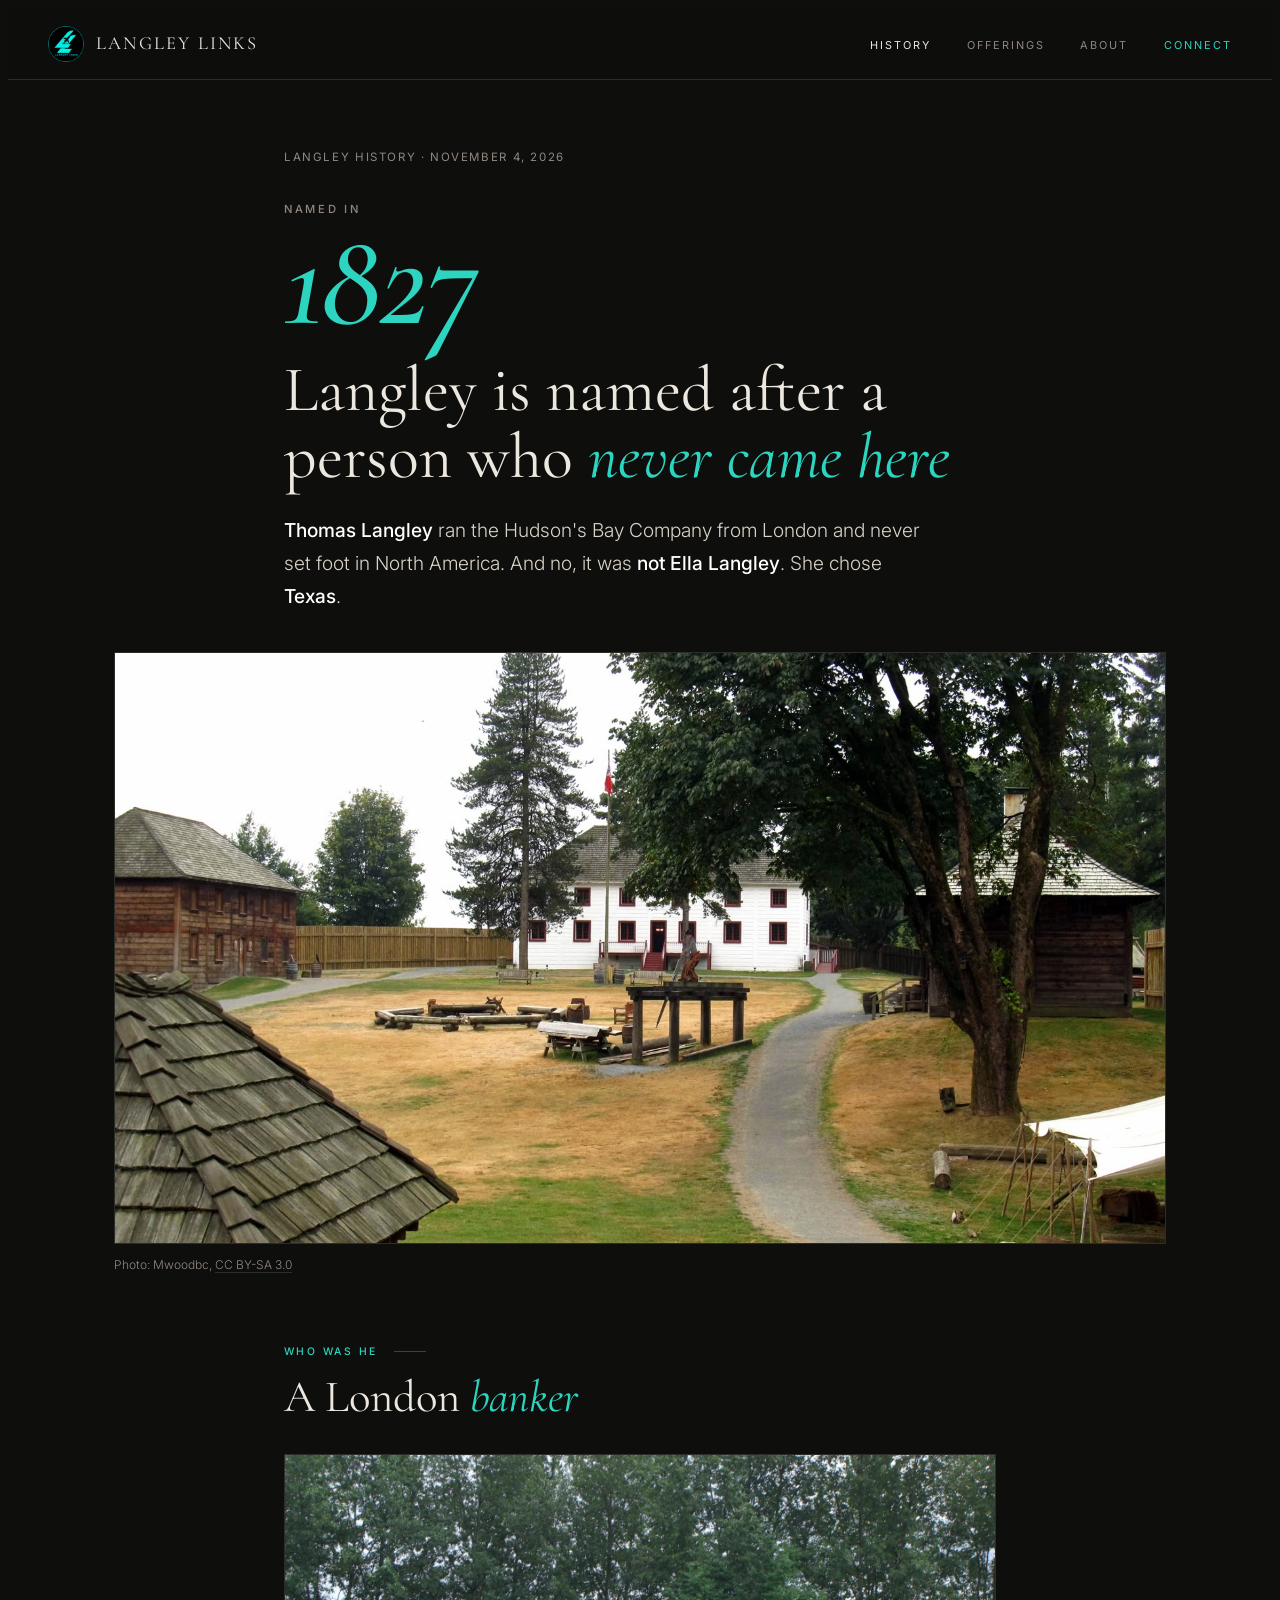
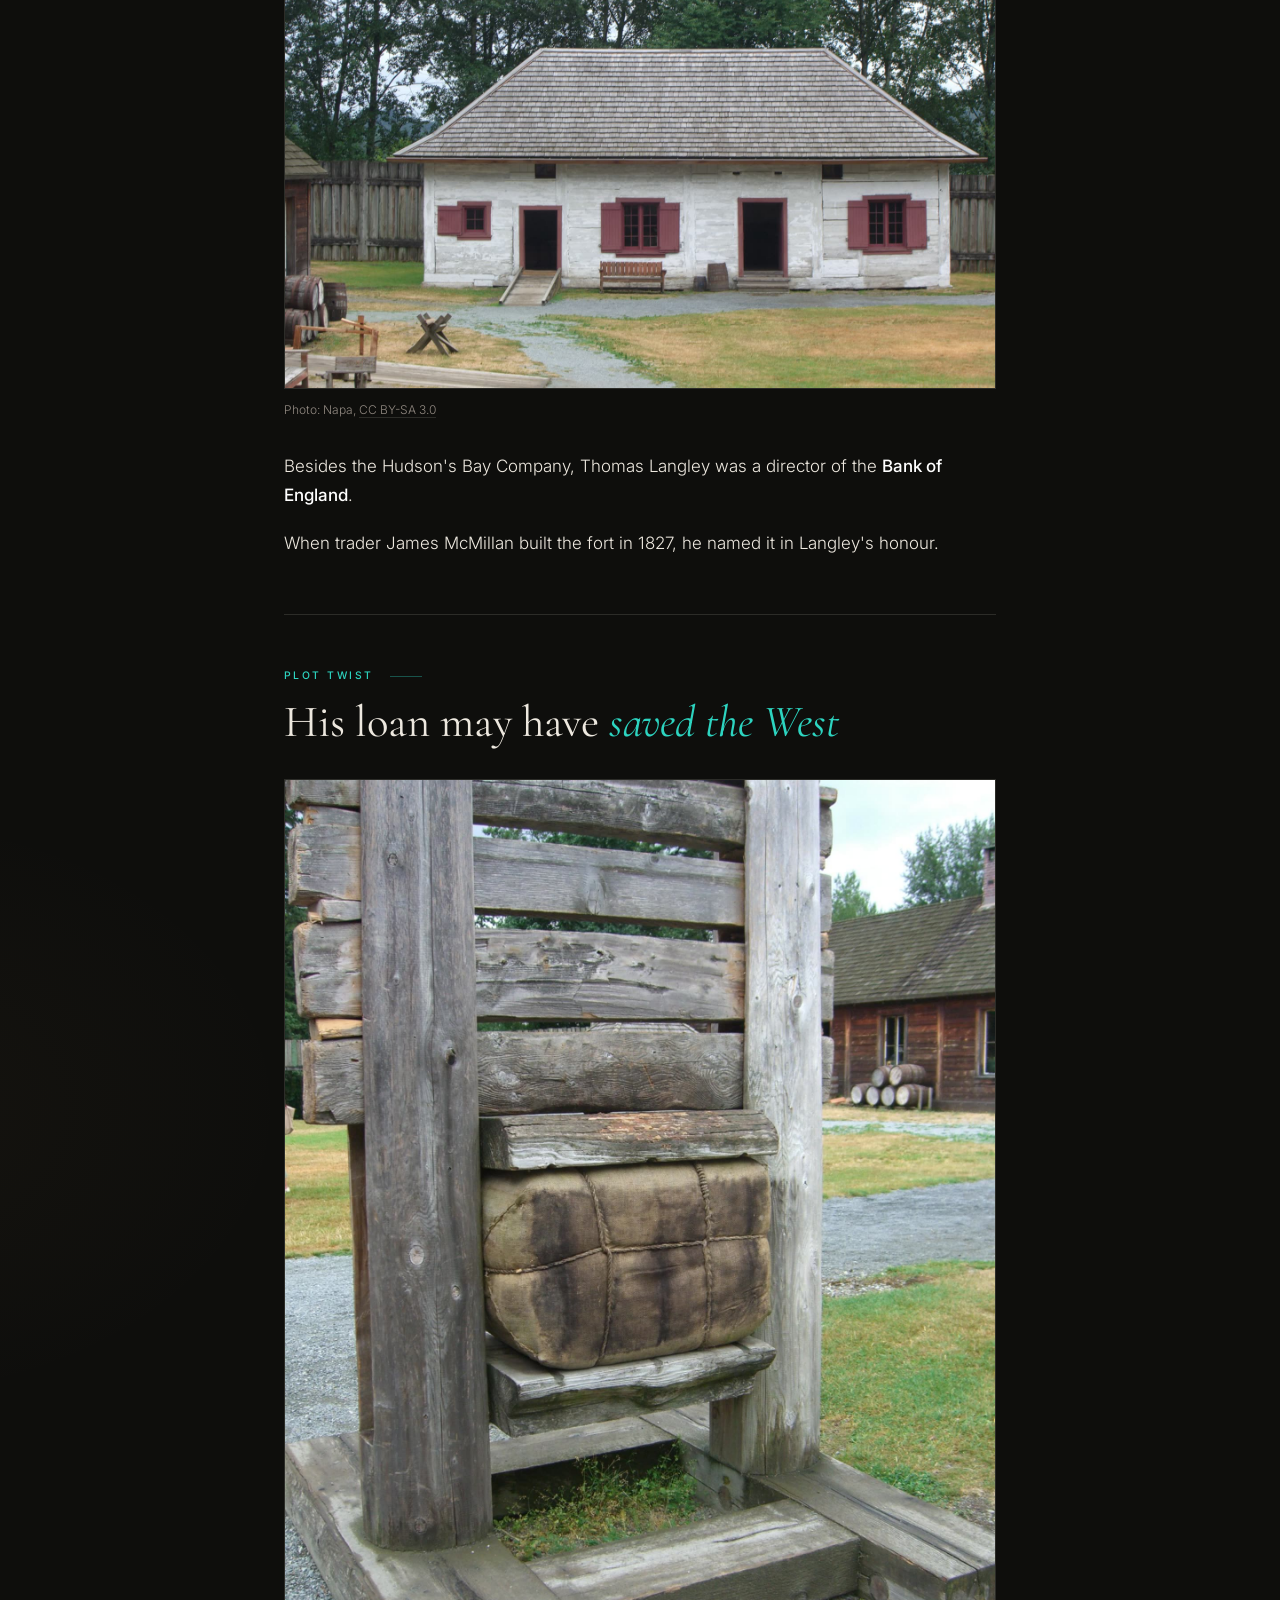
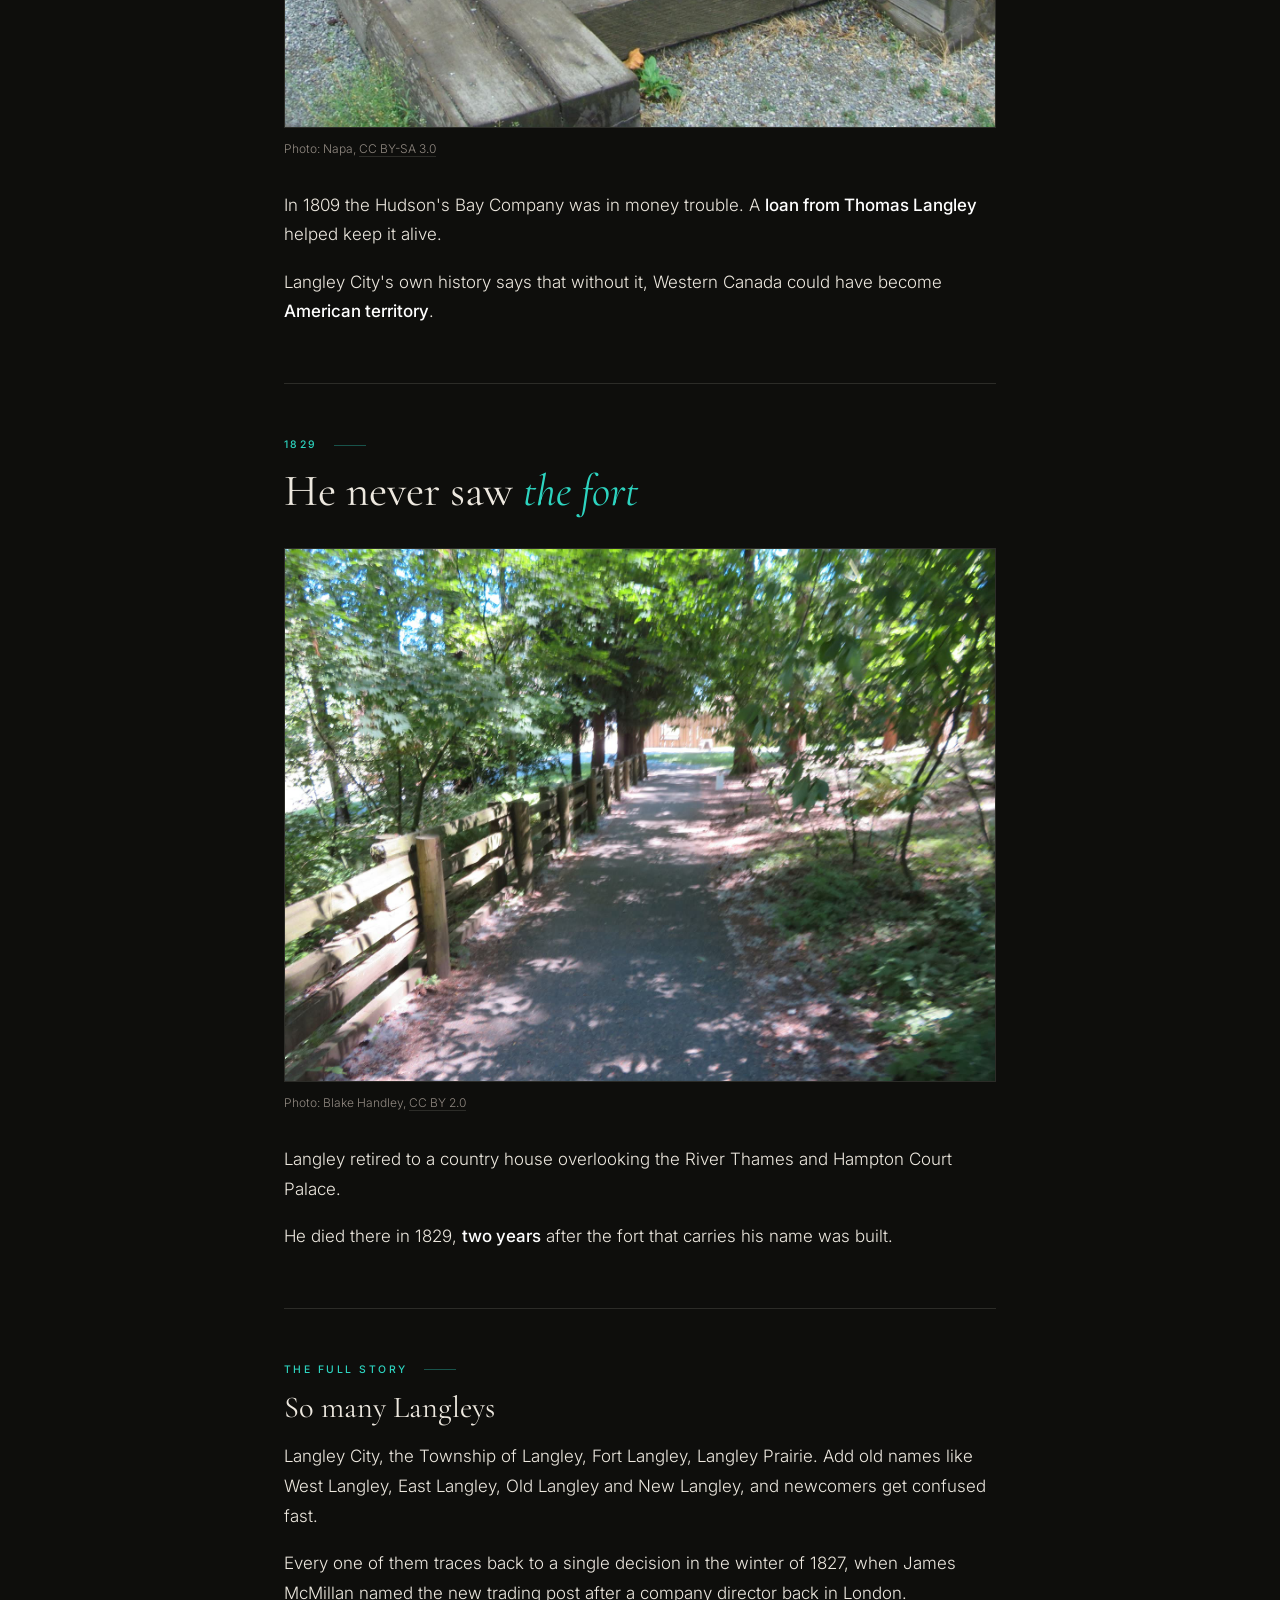
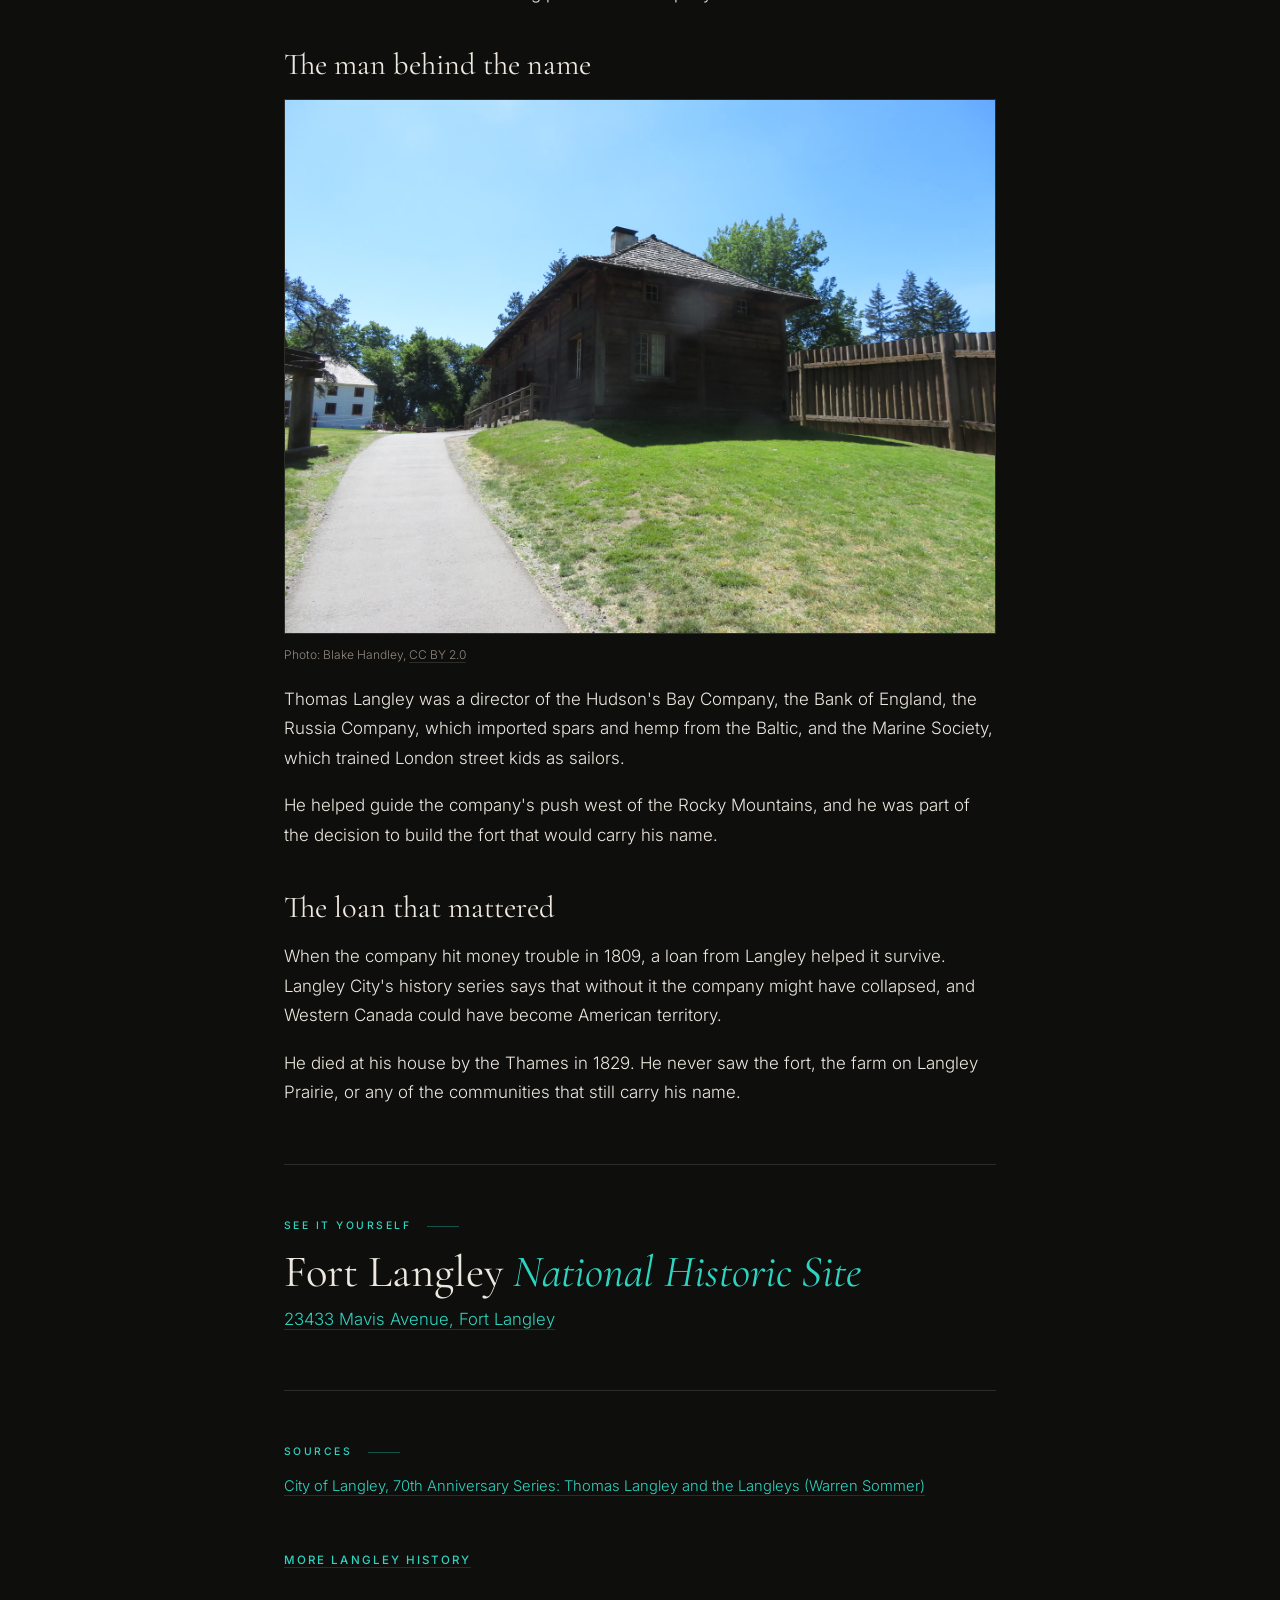
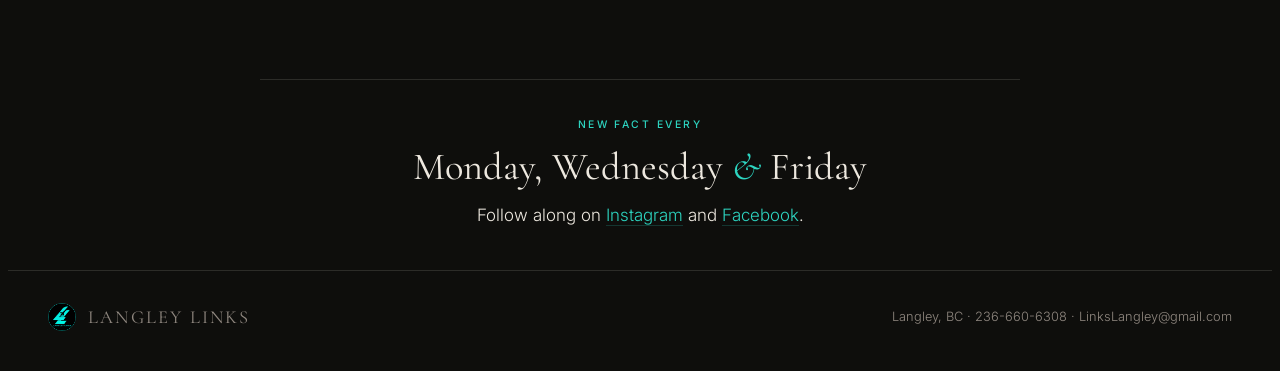
<file: history/langley-is-named-after-a-man-who-never-came-here/index.html>
<!DOCTYPE html>
<html lang="en">
<head>
  <meta charset="UTF-8">
  <meta name="viewport" content="width=device-width, initial-scale=1.0">
  <title>Langley Is Named After a Person Who Never Came Here | Langley Links</title>
  <meta name="description" content="Thomas Langley ran money in London, never crossed the Atlantic, and may have kept Western Canada British. The story behind every Langley on the map.">
  <link rel="canonical" href="https://langleylinks.com/history/langley-is-named-after-a-man-who-never-came-here/">
  <meta property="og:type" content="article">
  <meta property="og:url" content="https://langleylinks.com/history/langley-is-named-after-a-man-who-never-came-here/">
  <meta property="og:title" content="Langley Is Named After a Person Who Never Came Here | Langley Links">
  <meta property="og:description" content="Thomas Langley ran money in London, never crossed the Atlantic, and may have kept Western Canada British. The story behind every Langley on the map.">
  <meta property="og:image" content="https://langleylinks.com/history/img/langley-is-named-after-a-man-who-never-came-here/fort-langley-overview-1200.jpg">
  <meta property="og:site_name" content="Langley Links">
  <meta property="og:locale" content="en_CA">
  <meta name="twitter:card" content="summary_large_image">
  <meta name="twitter:title" content="Langley Is Named After a Person Who Never Came Here | Langley Links">
  <meta name="twitter:description" content="Thomas Langley ran money in London, never crossed the Atlantic, and may have kept Western Canada British. The story behind every Langley on the map.">
  <meta name="twitter:image" content="https://langleylinks.com/history/img/langley-is-named-after-a-man-who-never-came-here/fort-langley-overview-1200.jpg">
  <link rel="icon" type="image/png" href="/logo%20png%20LL.png">
  <link rel="preconnect" href="https://fonts.googleapis.com">
  <link rel="preconnect" href="https://fonts.gstatic.com" crossorigin>
  <link href="https://fonts.googleapis.com/css2?family=Cormorant+Garamond:ital,wght@0,400;0,500;0,600;1,400;1,500&family=Inter:wght@300;400;500;600&display=swap" rel="stylesheet">
  <link rel="stylesheet" href="/history/history.31631d80.css">
  <script type="application/ld+json">[{"@context":"https://schema.org","@type":"Article","headline":"Langley Is Named After a Person Who Never Came Here","description":"Thomas Langley ran money in London, never crossed the Atlantic, and may have kept Western Canada British. The story behind every Langley on the map.","image":["https://langleylinks.com/history/img/langley-is-named-after-a-man-who-never-came-here/fort-langley-overview-1200.jpg"],"datePublished":"2026-11-04","dateModified":"2026-11-04","mainEntityOfPage":"https://langleylinks.com/history/langley-is-named-after-a-man-who-never-came-here/","author":{"@type":"Organization","name":"Langley Links","url":"https://langleylinks.com"},"publisher":{"@type":"Organization","name":"Langley Links","logo":{"@type":"ImageObject","url":"https://langleylinks.com/logo%20png%20LL.png"}},"citation":["https://www.langleycity.ca/media/file/70th-anniversary-article-thomas-langley-and-langleys"]},{"@context":"https://schema.org","@type":"BreadcrumbList","itemListElement":[{"@type":"ListItem","position":1,"name":"Home","item":"https://langleylinks.com/"},{"@type":"ListItem","position":2,"name":"Langley History","item":"https://langleylinks.com/history/"},{"@type":"ListItem","position":3,"name":"Langley Is Named After a Person Who Never Came Here","item":"https://langleylinks.com/history/langley-is-named-after-a-man-who-never-came-here/"}]}]</script>
</head>
<body class="hpage">
  <nav class="hnav">
    <a href="/" class="hnav-brand"><img src="/logo%20png%20LL.png" alt="Langley Links" width="36" height="36"><span>Langley Links</span></a>
    <ul>
      <li><a href="/history/" class="on">History</a></li>
      <li><a href="/#services">Offerings</a></li>
      <li><a href="/#about">About</a></li>
      <li><a href="/#contact" class="cta">Connect</a></li>
    </ul>
  </nav>
  <main class="article">
    <header class="ahead">
      <p class="crumbs"><a href="/history/">Langley History</a> &middot; November 4, 2026</p>
      <p class="fig-label">NAMED IN</p>
      <p class="fig">1827</p>
      <h1>Langley is named after a person who <em>never came here</em></h1>
      <div class="lede"><p><strong>Thomas Langley</strong> ran the Hudson's Bay Company from London and never set foot in North America. And no, it was <strong>not Ella Langley</strong>. She chose <strong>Texas</strong>.</p></div>
    </header>
    <figure class="hero">
  <img src="/history/img/langley-is-named-after-a-man-who-never-came-here/fort-langley-overview-1600.jpg" width="1600" height="1200" alt="Langley is named after a person who never came here" fetchpriority="high" decoding="async">
  <figcaption>Photo: Mwoodbc, <a href="https://commons.wikimedia.org/wiki/File:FortLangleySiteOverview.JPG" rel="nofollow noopener" target="_blank">CC BY-SA 3.0</a></figcaption>
</figure>
    <div class="prose">
      <section><p class="label">WHO WAS HE</p><h2>A London <em>banker</em></h2><figure class="">
  <img src="/history/img/langley-is-named-after-a-man-who-never-came-here/fort-langley-white-house-1600.jpg" width="1600" height="1200" alt="A London banker" loading="lazy" decoding="async">
  <figcaption>Photo: Napa, <a href="https://commons.wikimedia.org/wiki/File:Fort_langley_nhs_3.jpg" rel="nofollow noopener" target="_blank">CC BY-SA 3.0</a></figcaption>
</figure><p>Besides the Hudson's Bay Company, Thomas Langley was a director of the <strong>Bank of England</strong>.</p>
<p>When trader James McMillan built the fort in 1827, he named it in Langley's honour.</p></section>
      <section class="twist"><p class="label">PLOT TWIST</p><h2>His loan may have <em>saved the West</em></h2><figure class="">
  <img src="/history/img/langley-is-named-after-a-man-who-never-came-here/fort-langley-fur-press-1600.jpg" width="1600" height="2134" alt="His loan may have saved the West" loading="lazy" decoding="async">
  <figcaption>Photo: Napa, <a href="https://commons.wikimedia.org/wiki/File:Fort_langley_nhs_5.jpg" rel="nofollow noopener" target="_blank">CC BY-SA 3.0</a></figcaption>
</figure><p>In 1809 the Hudson's Bay Company was in money trouble. A <strong>loan from Thomas Langley</strong> helped keep it alive.</p>
<p>Langley City's own history says that without it, Western Canada could have become <strong>American territory</strong>.</p></section>
      <section><p class="label">1829</p><h2>He never saw <em>the fort</em></h2><figure class="">
  <img src="/history/img/langley-is-named-after-a-man-who-never-came-here/fort-langley-river-trail-1600.jpg" width="1600" height="1200" alt="He never saw the fort" loading="lazy" decoding="async">
  <figcaption>Photo: Blake Handley, <a href="https://commons.wikimedia.org/wiki/File:2018_05_27d_Fort_Langley_5_(27992069017).jpg" rel="nofollow noopener" target="_blank">CC BY 2.0</a></figcaption>
</figure><p>Langley retired to a country house overlooking the River Thames and Hampton Court Palace.</p>
<p>He died there in 1829, <strong>two years</strong> after the fort that carries his name was built.</p></section>
      <section class="deep" id="full-story"><p class="label">The full story</p><h3>So many Langleys</h3><p>Langley City, the Township of Langley, Fort Langley, Langley Prairie. Add old names like West Langley, East Langley, Old Langley and New Langley, and newcomers get confused fast.</p>
<p>Every one of them traces back to a single decision in the winter of 1827, when James McMillan named the new trading post after a company director back in London.</p><h3>The man behind the name</h3><figure class="">
  <img src="/history/img/langley-is-named-after-a-man-who-never-came-here/fort-langley-big-house-1600.jpg" width="1600" height="1200" alt="The man behind the name" loading="lazy" decoding="async">
  <figcaption>Photo: Blake Handley, <a href="https://commons.wikimedia.org/wiki/File:2018_05_27d_Fort_Langley_10_(42860498251).jpg" rel="nofollow noopener" target="_blank">CC BY 2.0</a></figcaption>
</figure><p>Thomas Langley was a director of the Hudson's Bay Company, the Bank of England, the Russia Company, which imported spars and hemp from the Baltic, and the Marine Society, which trained London street kids as sailors.</p>
<p>He helped guide the company's push west of the Rocky Mountains, and he was part of the decision to build the fort that would carry his name.</p><h3>The loan that mattered</h3><p>When the company hit money trouble in 1809, a loan from Langley helped it survive. Langley City's history series says that without it the company might have collapsed, and Western Canada could have become American territory.</p>
<p>He died at his house by the Thames in 1829. He never saw the fort, the farm on Langley Prairie, or any of the communities that still carry his name.</p></section>
      <section class="visit"><p class="label">See it yourself</p><h2>Fort Langley <em>National Historic Site</em></h2>
    <p class="addr"><a href="https://www.google.com/maps/search/?api=1&query=Fort%20Langley%20National%20Historic%20Site%2C%2023433%20Mavis%20Avenue%2C%20Fort%20Langley" rel="noopener" target="_blank">23433 Mavis Avenue, Fort Langley</a></p></section>
      <section class="sources"><p class="label">Sources</p><ul><li><a href="https://www.langleycity.ca/media/file/70th-anniversary-article-thomas-langley-and-langleys" rel="noopener" target="_blank">City of Langley, 70th Anniversary Series: Thomas Langley and the Langleys (Warren Sommer)</a></li></ul></section>
      <p class="back"><a href="/history/">More Langley history</a></p>
    </div>
  </main>
  <section class="follow">
    <p class="label">New fact every</p>
    <p class="days">Monday, Wednesday <em>&amp;</em> Friday</p>
    <p>Follow along on <a href="https://www.instagram.com/linkslangley/" rel="noopener" target="_blank">Instagram</a> and <a href="https://www.facebook.com/people/Links-Langley/61586803173200/" rel="noopener" target="_blank">Facebook</a>.</p>
  </section>
  <footer class="hfoot">
    <a href="/" class="hnav-brand"><img src="/logo%20png%20LL.png" alt="" width="28" height="28"><span>Langley Links</span></a>
    <span>Langley, BC &middot; <a href="tel:2366606308">236-660-6308</a> &middot; <a href="mailto:LinksLangley@gmail.com">LinksLangley@gmail.com</a></span>
  </footer>
</body>
</html>
</file>
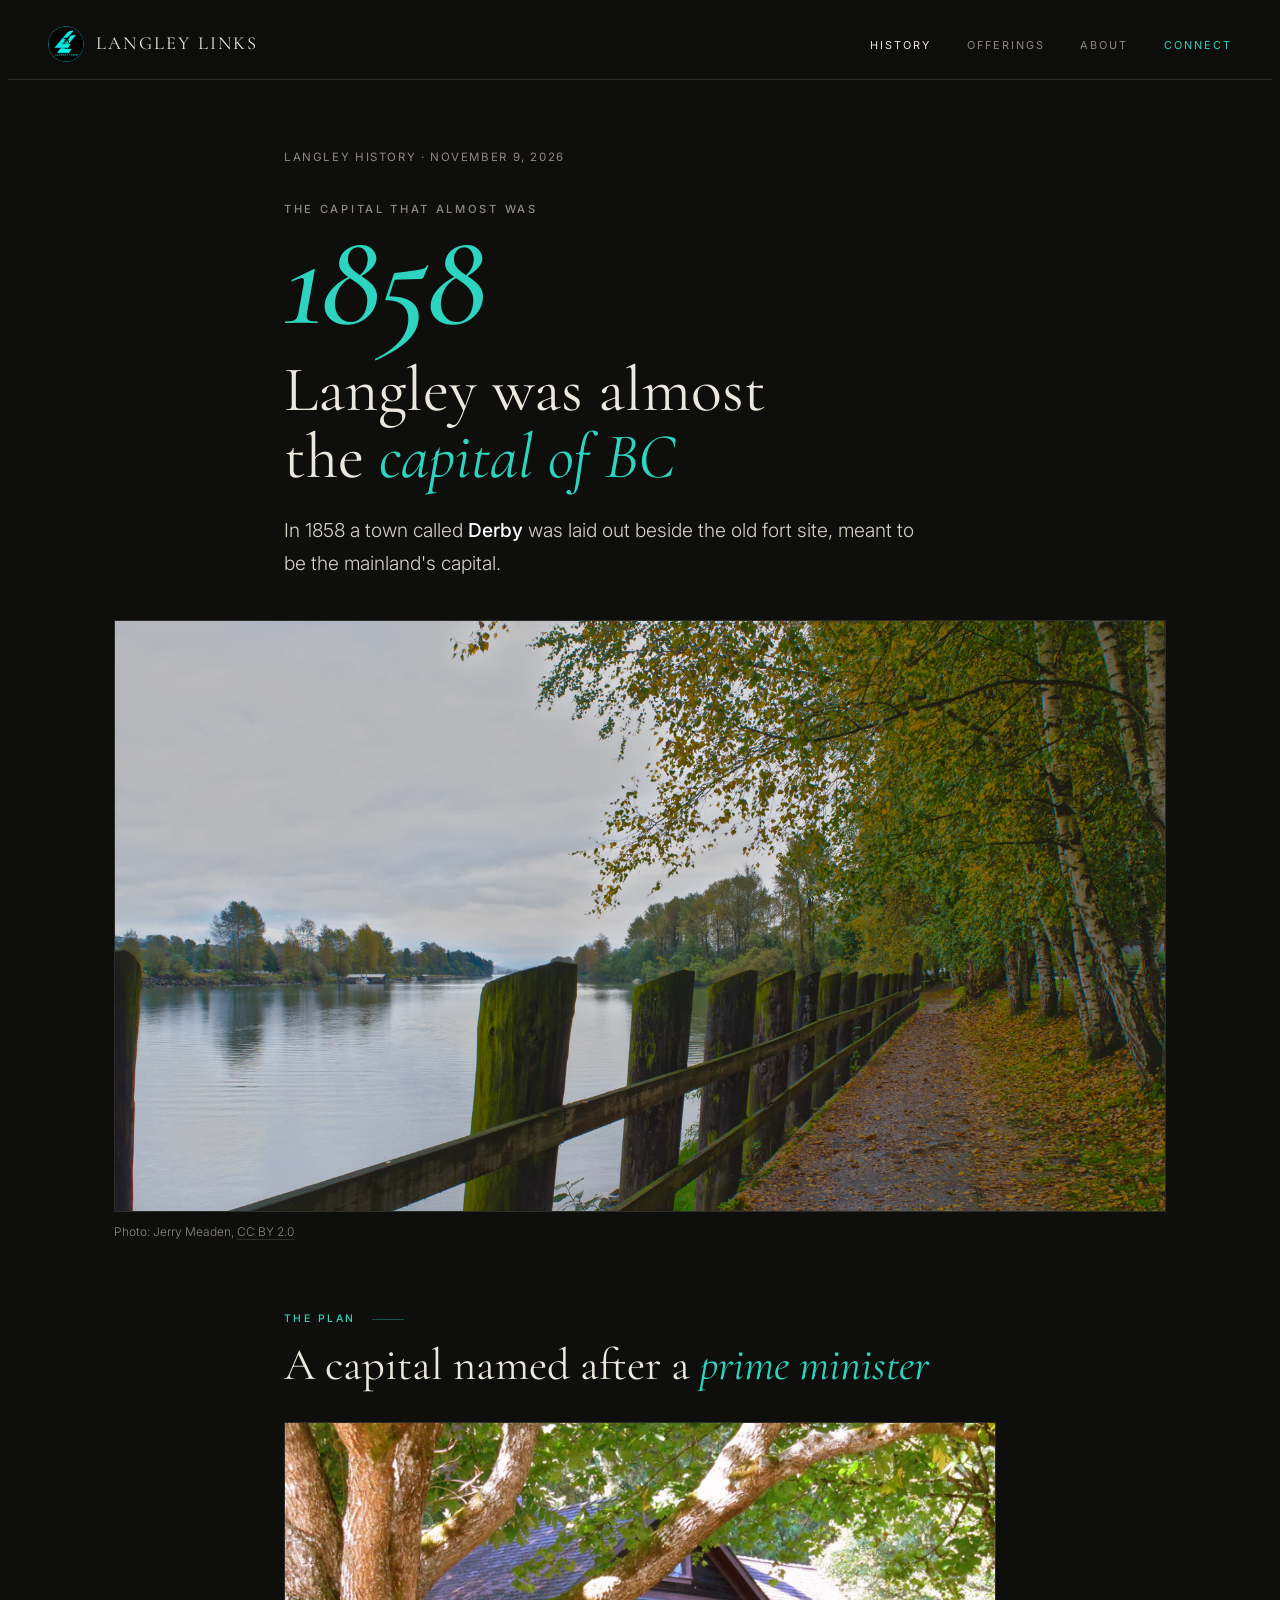
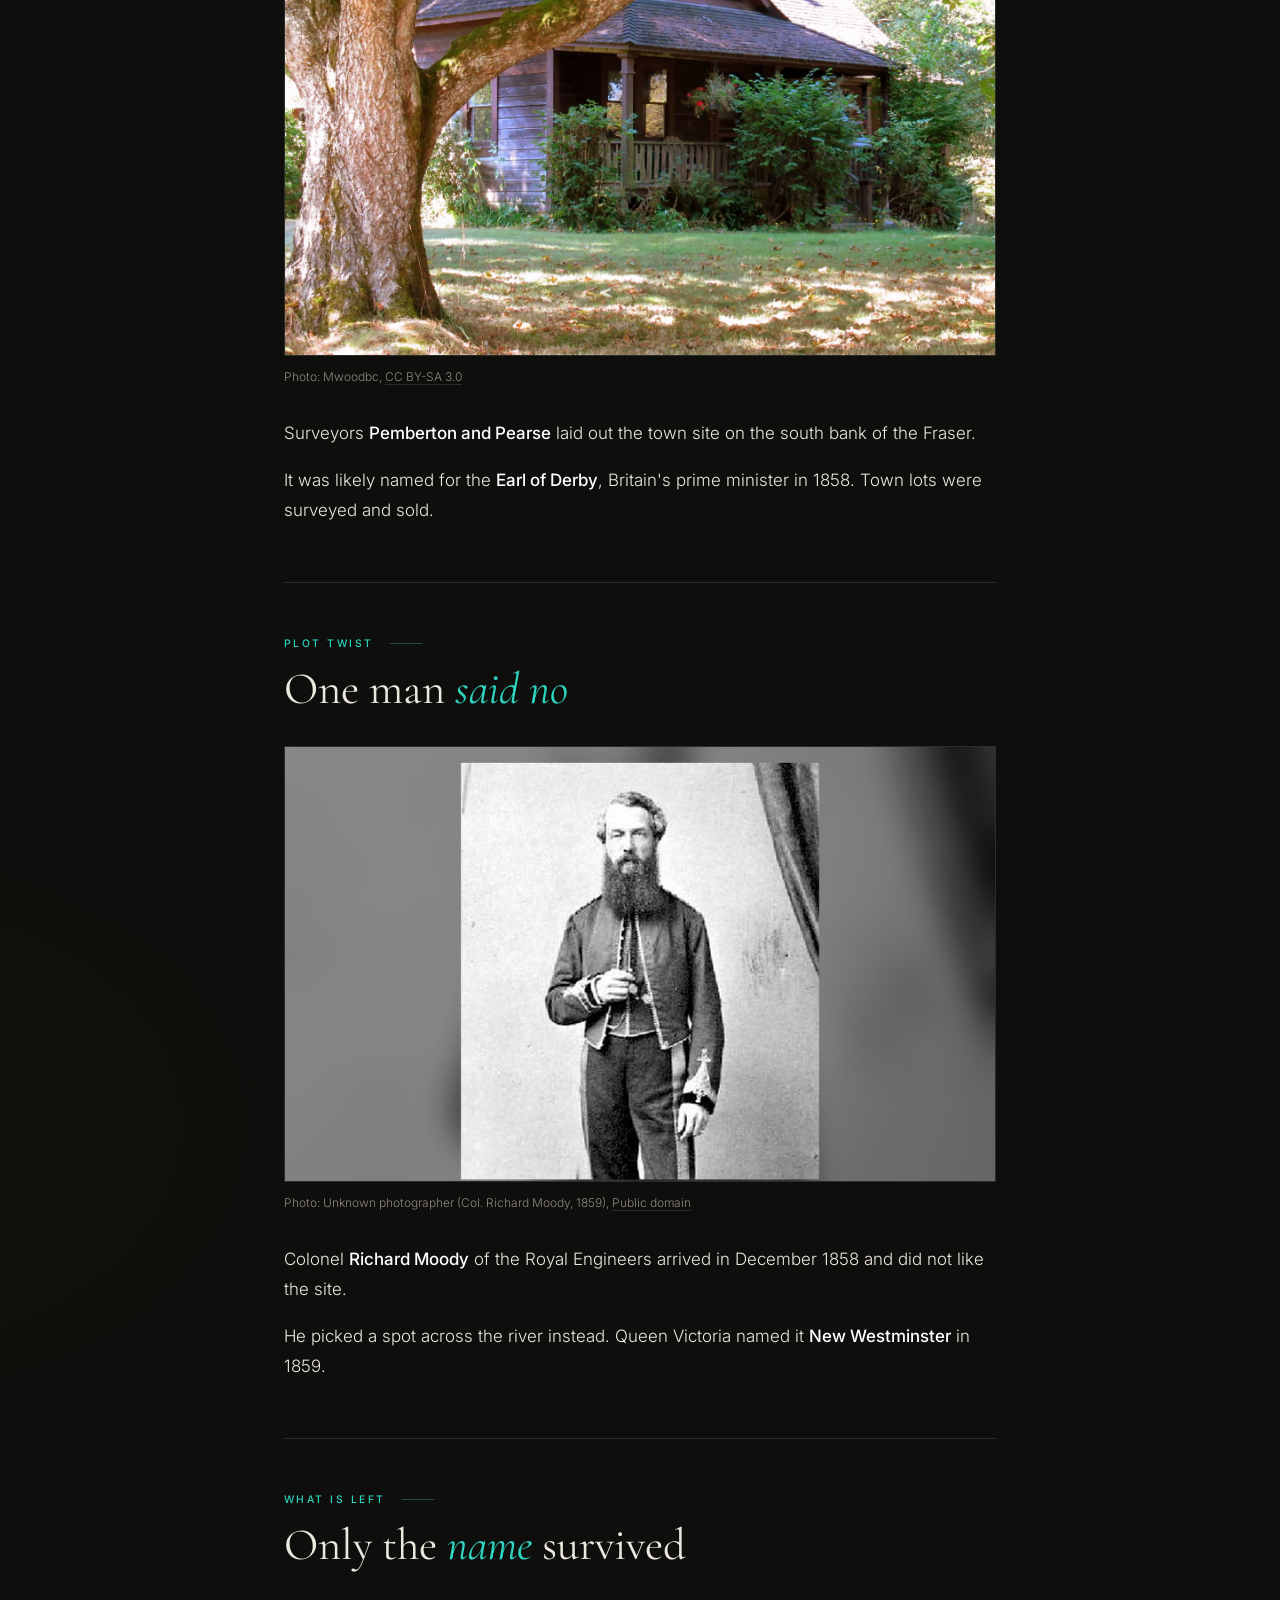
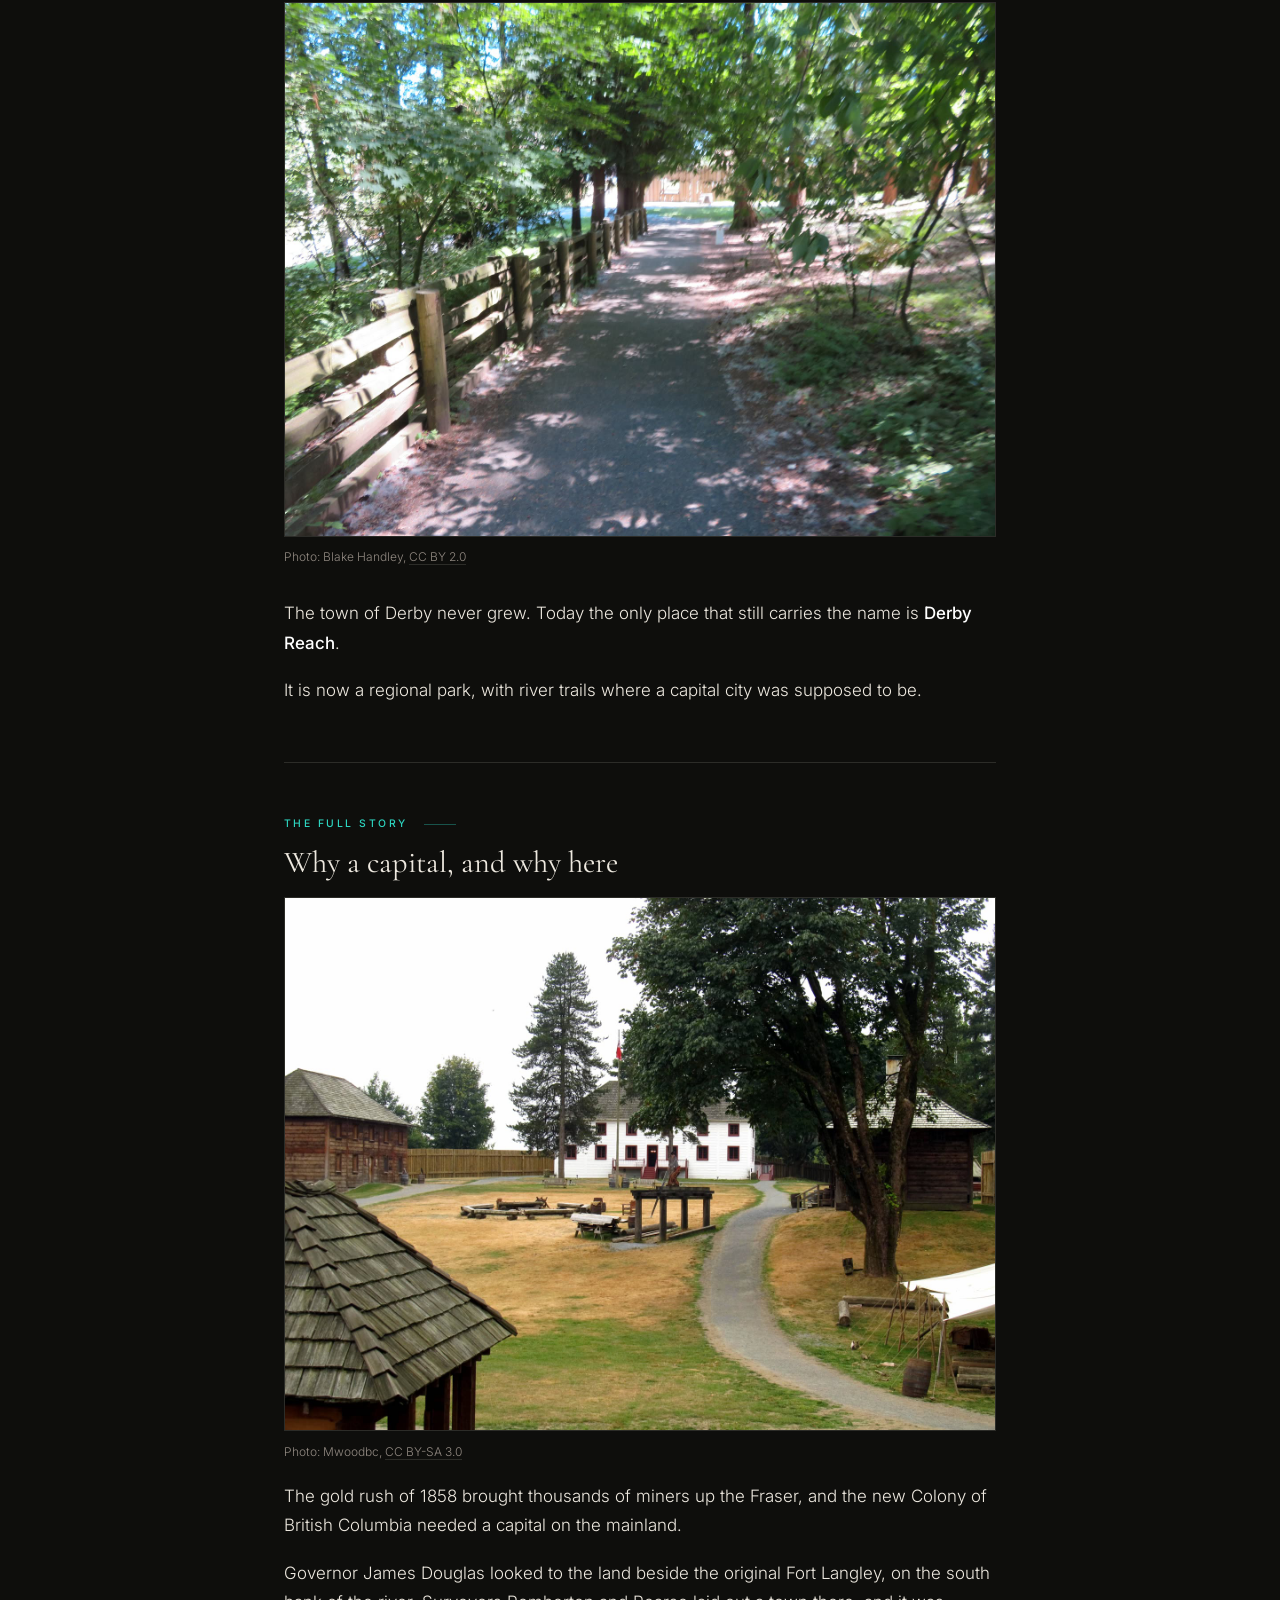
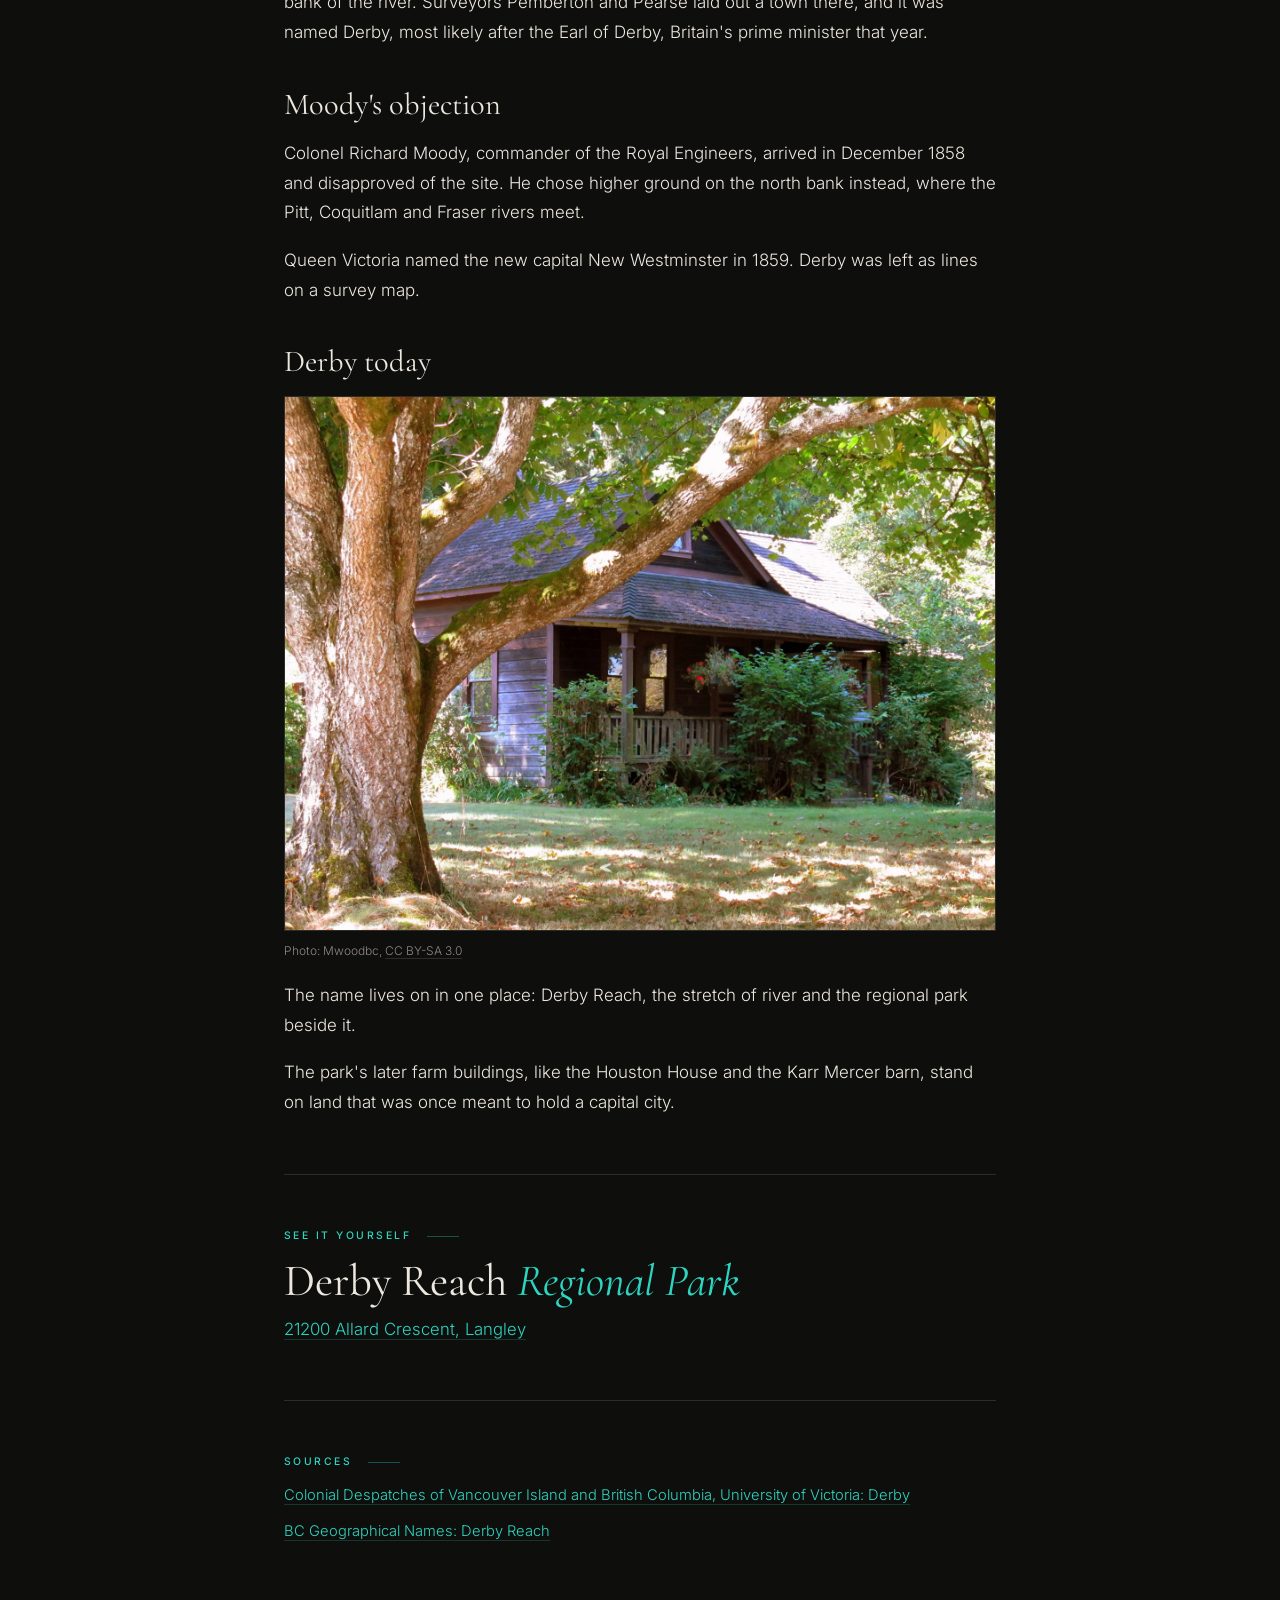
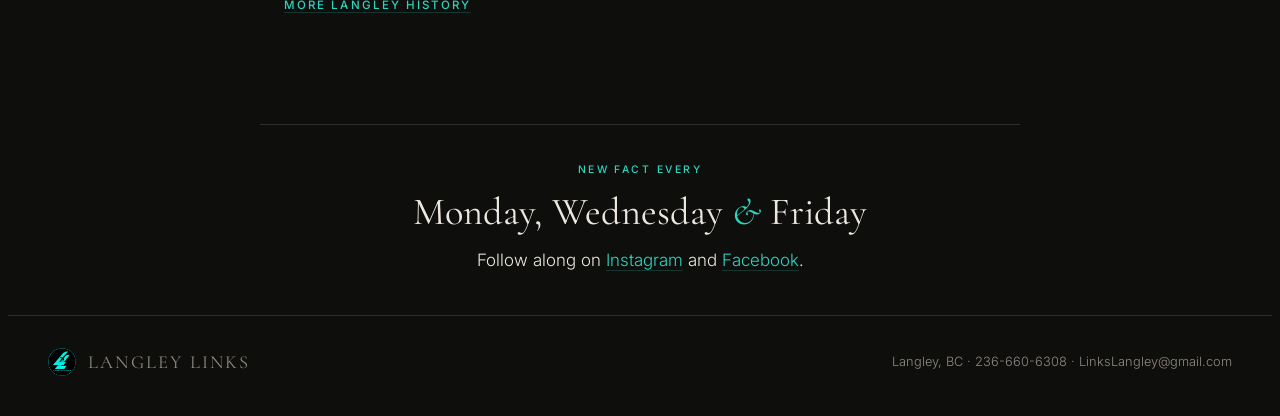
<file: history/langley-was-almost-the-capital-of-bc/index.html>
<!DOCTYPE html>
<html lang="en">
<head>
  <meta charset="UTF-8">
  <meta name="viewport" content="width=device-width, initial-scale=1.0">
  <title>Langley Was Almost the Capital of BC | Langley Links</title>
  <meta name="description" content="In 1858 a capital city called Derby was surveyed and sold beside the first Fort Langley. One colonel's objection sent it across the river.">
  <link rel="canonical" href="https://langleylinks.com/history/langley-was-almost-the-capital-of-bc/">
  <meta property="og:type" content="article">
  <meta property="og:url" content="https://langleylinks.com/history/langley-was-almost-the-capital-of-bc/">
  <meta property="og:title" content="Langley Was Almost the Capital of BC | Langley Links">
  <meta property="og:description" content="In 1858 a capital city called Derby was surveyed and sold beside the first Fort Langley. One colonel's objection sent it across the river.">
  <meta property="og:image" content="https://langleylinks.com/history/img/langley-was-almost-the-capital-of-bc/fort-langley-bedford-channel-autumn-1200.jpg">
  <meta property="og:site_name" content="Langley Links">
  <meta property="og:locale" content="en_CA">
  <meta name="twitter:card" content="summary_large_image">
  <meta name="twitter:title" content="Langley Was Almost the Capital of BC | Langley Links">
  <meta name="twitter:description" content="In 1858 a capital city called Derby was surveyed and sold beside the first Fort Langley. One colonel's objection sent it across the river.">
  <meta name="twitter:image" content="https://langleylinks.com/history/img/langley-was-almost-the-capital-of-bc/fort-langley-bedford-channel-autumn-1200.jpg">
  <link rel="icon" type="image/png" href="/logo%20png%20LL.png">
  <link rel="preconnect" href="https://fonts.googleapis.com">
  <link rel="preconnect" href="https://fonts.gstatic.com" crossorigin>
  <link href="https://fonts.googleapis.com/css2?family=Cormorant+Garamond:ital,wght@0,400;0,500;0,600;1,400;1,500&family=Inter:wght@300;400;500;600&display=swap" rel="stylesheet">
  <link rel="stylesheet" href="/history/history.31631d80.css">
  <script type="application/ld+json">[{"@context":"https://schema.org","@type":"Article","headline":"Langley Was Almost the Capital of BC","description":"In 1858 a capital city called Derby was surveyed and sold beside the first Fort Langley. One colonel's objection sent it across the river.","image":["https://langleylinks.com/history/img/langley-was-almost-the-capital-of-bc/fort-langley-bedford-channel-autumn-1200.jpg"],"datePublished":"2026-11-09","dateModified":"2026-11-09","mainEntityOfPage":"https://langleylinks.com/history/langley-was-almost-the-capital-of-bc/","author":{"@type":"Organization","name":"Langley Links","url":"https://langleylinks.com"},"publisher":{"@type":"Organization","name":"Langley Links","logo":{"@type":"ImageObject","url":"https://langleylinks.com/logo%20png%20LL.png"}},"citation":["https://bcgenesis.uvic.ca/derby_city.html","https://apps.gov.bc.ca/pub/bcgnws/names/14503.html"]},{"@context":"https://schema.org","@type":"BreadcrumbList","itemListElement":[{"@type":"ListItem","position":1,"name":"Home","item":"https://langleylinks.com/"},{"@type":"ListItem","position":2,"name":"Langley History","item":"https://langleylinks.com/history/"},{"@type":"ListItem","position":3,"name":"Langley Was Almost the Capital of BC","item":"https://langleylinks.com/history/langley-was-almost-the-capital-of-bc/"}]}]</script>
</head>
<body class="hpage">
  <nav class="hnav">
    <a href="/" class="hnav-brand"><img src="/logo%20png%20LL.png" alt="Langley Links" width="36" height="36"><span>Langley Links</span></a>
    <ul>
      <li><a href="/history/" class="on">History</a></li>
      <li><a href="/#services">Offerings</a></li>
      <li><a href="/#about">About</a></li>
      <li><a href="/#contact" class="cta">Connect</a></li>
    </ul>
  </nav>
  <main class="article">
    <header class="ahead">
      <p class="crumbs"><a href="/history/">Langley History</a> &middot; November 9, 2026</p>
      <p class="fig-label">THE CAPITAL THAT ALMOST WAS</p>
      <p class="fig">1858</p>
      <h1>Langley was almost the <em>capital of BC</em></h1>
      <div class="lede"><p>In 1858 a town called <strong>Derby</strong> was laid out beside the old fort site, meant to be the mainland's capital.</p></div>
    </header>
    <figure class="hero">
  <img src="/history/img/langley-was-almost-the-capital-of-bc/fort-langley-bedford-channel-autumn-1600.jpg" width="1600" height="900" alt="Langley was almost the capital of BC" fetchpriority="high" decoding="async">
  <figcaption>Photo: Jerry Meaden, <a href="https://commons.wikimedia.org/wiki/File:Autumn_Path_by_Bedford_Channel(15381947107).jpg" rel="nofollow noopener" target="_blank">CC BY 2.0</a></figcaption>
</figure>
    <div class="prose">
      <section><p class="label">THE PLAN</p><h2>A capital named after a <em>prime minister</em></h2><figure class="">
  <img src="/history/img/langley-was-almost-the-capital-of-bc/derby-reach-houston-house-1600.jpg" width="1600" height="1200" alt="A capital named after a prime minister" loading="lazy" decoding="async">
  <figcaption>Photo: Mwoodbc, <a href="https://commons.wikimedia.org/wiki/File:Alex_Houston_House.JPG" rel="nofollow noopener" target="_blank">CC BY-SA 3.0</a></figcaption>
</figure><p>Surveyors <strong>Pemberton and Pearse</strong> laid out the town site on the south bank of the Fraser.</p>
<p>It was likely named for the <strong>Earl of Derby</strong>, Britain's prime minister in 1858. Town lots were surveyed and sold.</p></section>
      <section class="twist"><p class="label">PLOT TWIST</p><h2>One man <em>said no</em></h2><figure class="">
  <img src="/history/img/langley-was-almost-the-capital-of-bc/moody-1859-slide-1600.jpg" width="1600" height="978" alt="One man said no" loading="lazy" decoding="async">
  <figcaption>Photo: Unknown photographer (Col. Richard Moody, 1859), <a href="https://commons.wikimedia.org/wiki/File:Richard_Clement_Moody_(1859).JPG" rel="nofollow noopener" target="_blank">Public domain</a></figcaption>
</figure><p>Colonel <strong>Richard Moody</strong> of the Royal Engineers arrived in December 1858 and did not like the site.</p>
<p>He picked a spot across the river instead. Queen Victoria named it <strong>New Westminster</strong> in 1859.</p></section>
      <section><p class="label">WHAT IS LEFT</p><h2>Only the <em>name</em> survived</h2><figure class="">
  <img src="/history/img/langley-was-almost-the-capital-of-bc/fort-langley-river-trail-1600.jpg" width="1600" height="1200" alt="Only the name survived" loading="lazy" decoding="async">
  <figcaption>Photo: Blake Handley, <a href="https://commons.wikimedia.org/wiki/File:2018_05_27d_Fort_Langley_5_(27992069017).jpg" rel="nofollow noopener" target="_blank">CC BY 2.0</a></figcaption>
</figure><p>The town of Derby never grew. Today the only place that still carries the name is <strong>Derby Reach</strong>.</p>
<p>It is now a regional park, with river trails where a capital city was supposed to be.</p></section>
      <section class="deep" id="full-story"><p class="label">The full story</p><h3>Why a capital, and why here</h3><figure class="">
  <img src="/history/img/langley-was-almost-the-capital-of-bc/fort-langley-overview-1600.jpg" width="1600" height="1200" alt="Why a capital, and why here" loading="lazy" decoding="async">
  <figcaption>Photo: Mwoodbc, <a href="https://commons.wikimedia.org/wiki/File:FortLangleySiteOverview.JPG" rel="nofollow noopener" target="_blank">CC BY-SA 3.0</a></figcaption>
</figure><p>The gold rush of 1858 brought thousands of miners up the Fraser, and the new Colony of British Columbia needed a capital on the mainland.</p>
<p>Governor James Douglas looked to the land beside the original Fort Langley, on the south bank of the river. Surveyors Pemberton and Pearse laid out a town there, and it was named Derby, most likely after the Earl of Derby, Britain's prime minister that year.</p><h3>Moody's objection</h3><p>Colonel Richard Moody, commander of the Royal Engineers, arrived in December 1858 and disapproved of the site. He chose higher ground on the north bank instead, where the Pitt, Coquitlam and Fraser rivers meet.</p>
<p>Queen Victoria named the new capital New Westminster in 1859. Derby was left as lines on a survey map.</p><h3>Derby today</h3><figure class="">
  <img src="/history/img/langley-was-almost-the-capital-of-bc/derby-reach-houston-house-1600.jpg" width="1600" height="1200" alt="Derby today" loading="lazy" decoding="async">
  <figcaption>Photo: Mwoodbc, <a href="https://commons.wikimedia.org/wiki/File:Alex_Houston_House.JPG" rel="nofollow noopener" target="_blank">CC BY-SA 3.0</a></figcaption>
</figure><p>The name lives on in one place: Derby Reach, the stretch of river and the regional park beside it.</p>
<p>The park's later farm buildings, like the Houston House and the Karr Mercer barn, stand on land that was once meant to hold a capital city.</p></section>
      <section class="visit"><p class="label">See it yourself</p><h2>Derby Reach <em>Regional Park</em></h2>
    <p class="addr"><a href="https://www.google.com/maps/search/?api=1&query=Derby%20Reach%20Regional%20Park%2C%2021200%20Allard%20Crescent%2C%20Langley" rel="noopener" target="_blank">21200 Allard Crescent, Langley</a></p></section>
      <section class="sources"><p class="label">Sources</p><ul><li><a href="https://bcgenesis.uvic.ca/derby_city.html" rel="noopener" target="_blank">Colonial Despatches of Vancouver Island and British Columbia, University of Victoria: Derby</a></li><li><a href="https://apps.gov.bc.ca/pub/bcgnws/names/14503.html" rel="noopener" target="_blank">BC Geographical Names: Derby Reach</a></li></ul></section>
      <p class="back"><a href="/history/">More Langley history</a></p>
    </div>
  </main>
  <section class="follow">
    <p class="label">New fact every</p>
    <p class="days">Monday, Wednesday <em>&amp;</em> Friday</p>
    <p>Follow along on <a href="https://www.instagram.com/linkslangley/" rel="noopener" target="_blank">Instagram</a> and <a href="https://www.facebook.com/people/Links-Langley/61586803173200/" rel="noopener" target="_blank">Facebook</a>.</p>
  </section>
  <footer class="hfoot">
    <a href="/" class="hnav-brand"><img src="/logo%20png%20LL.png" alt="" width="28" height="28"><span>Langley Links</span></a>
    <span>Langley, BC &middot; <a href="tel:2366606308">236-660-6308</a> &middot; <a href="mailto:LinksLangley@gmail.com">LinksLangley@gmail.com</a></span>
  </footer>
</body>
</html>
</file>
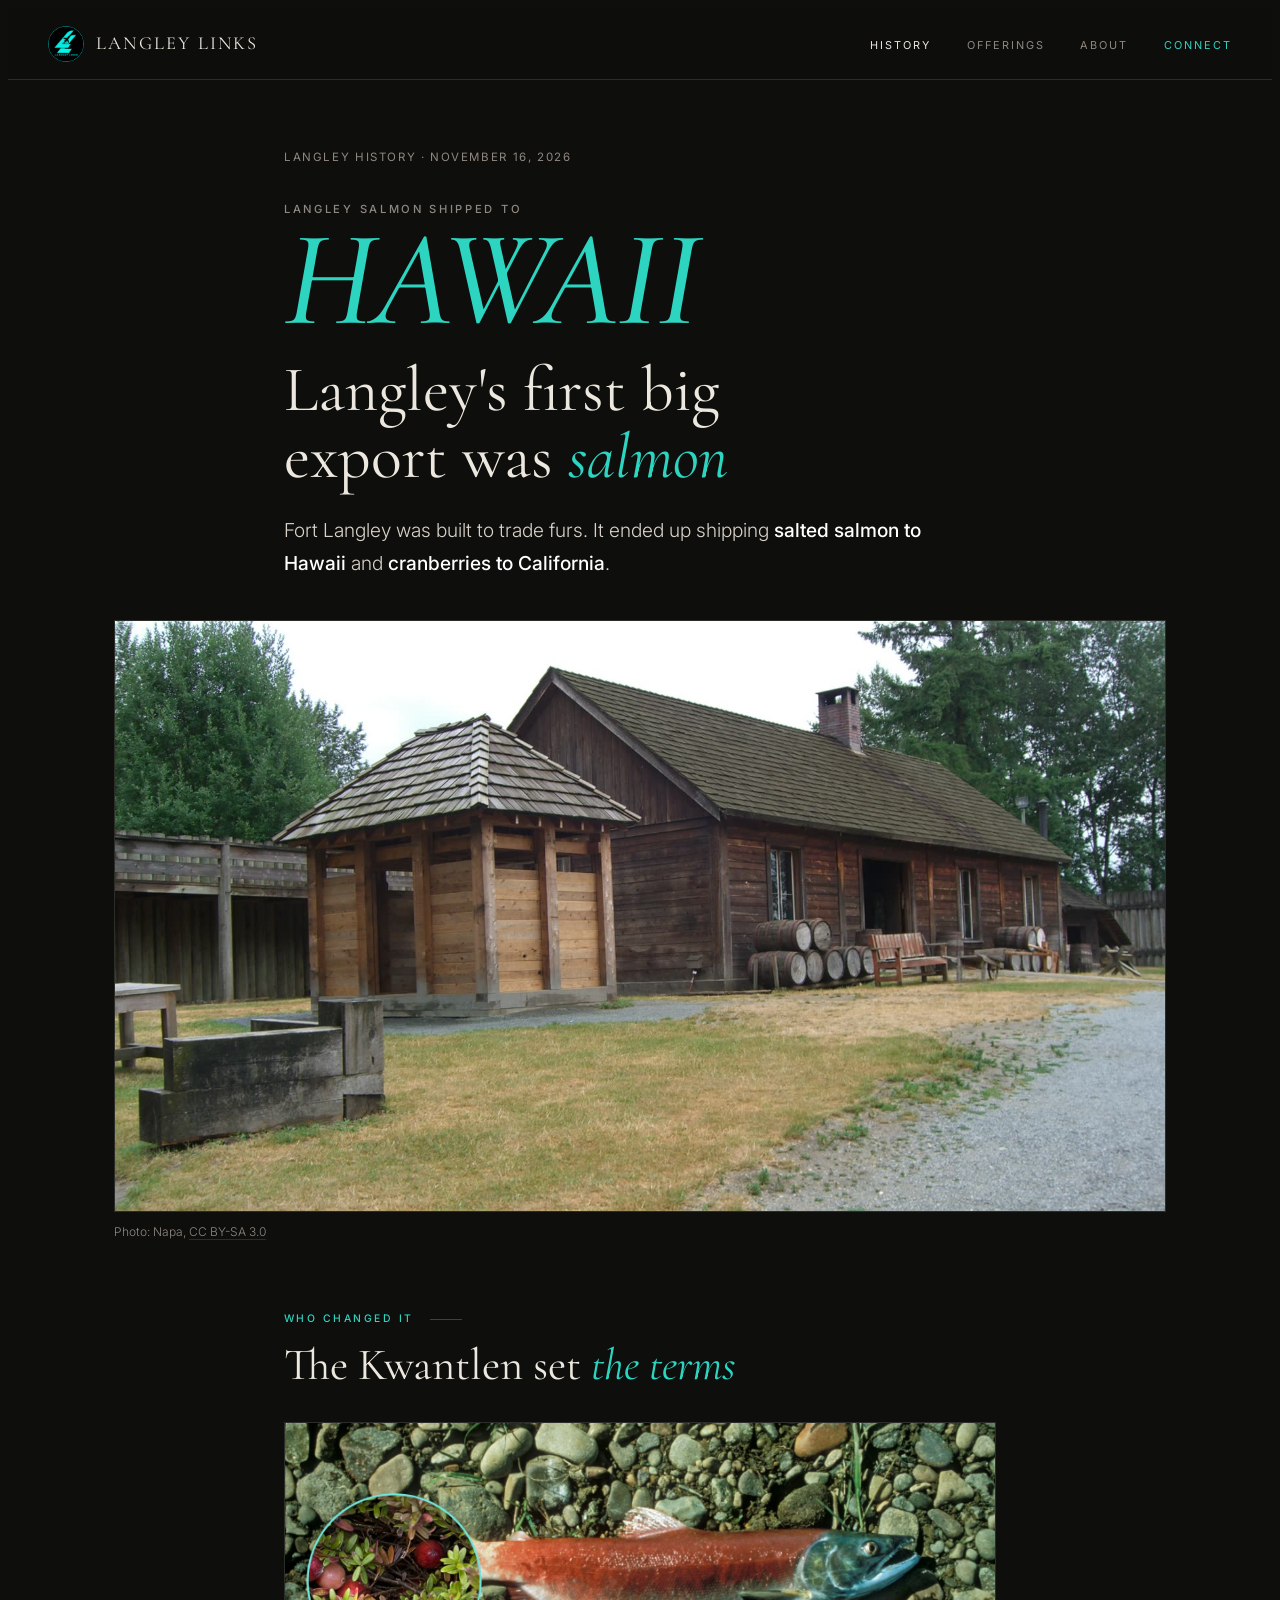
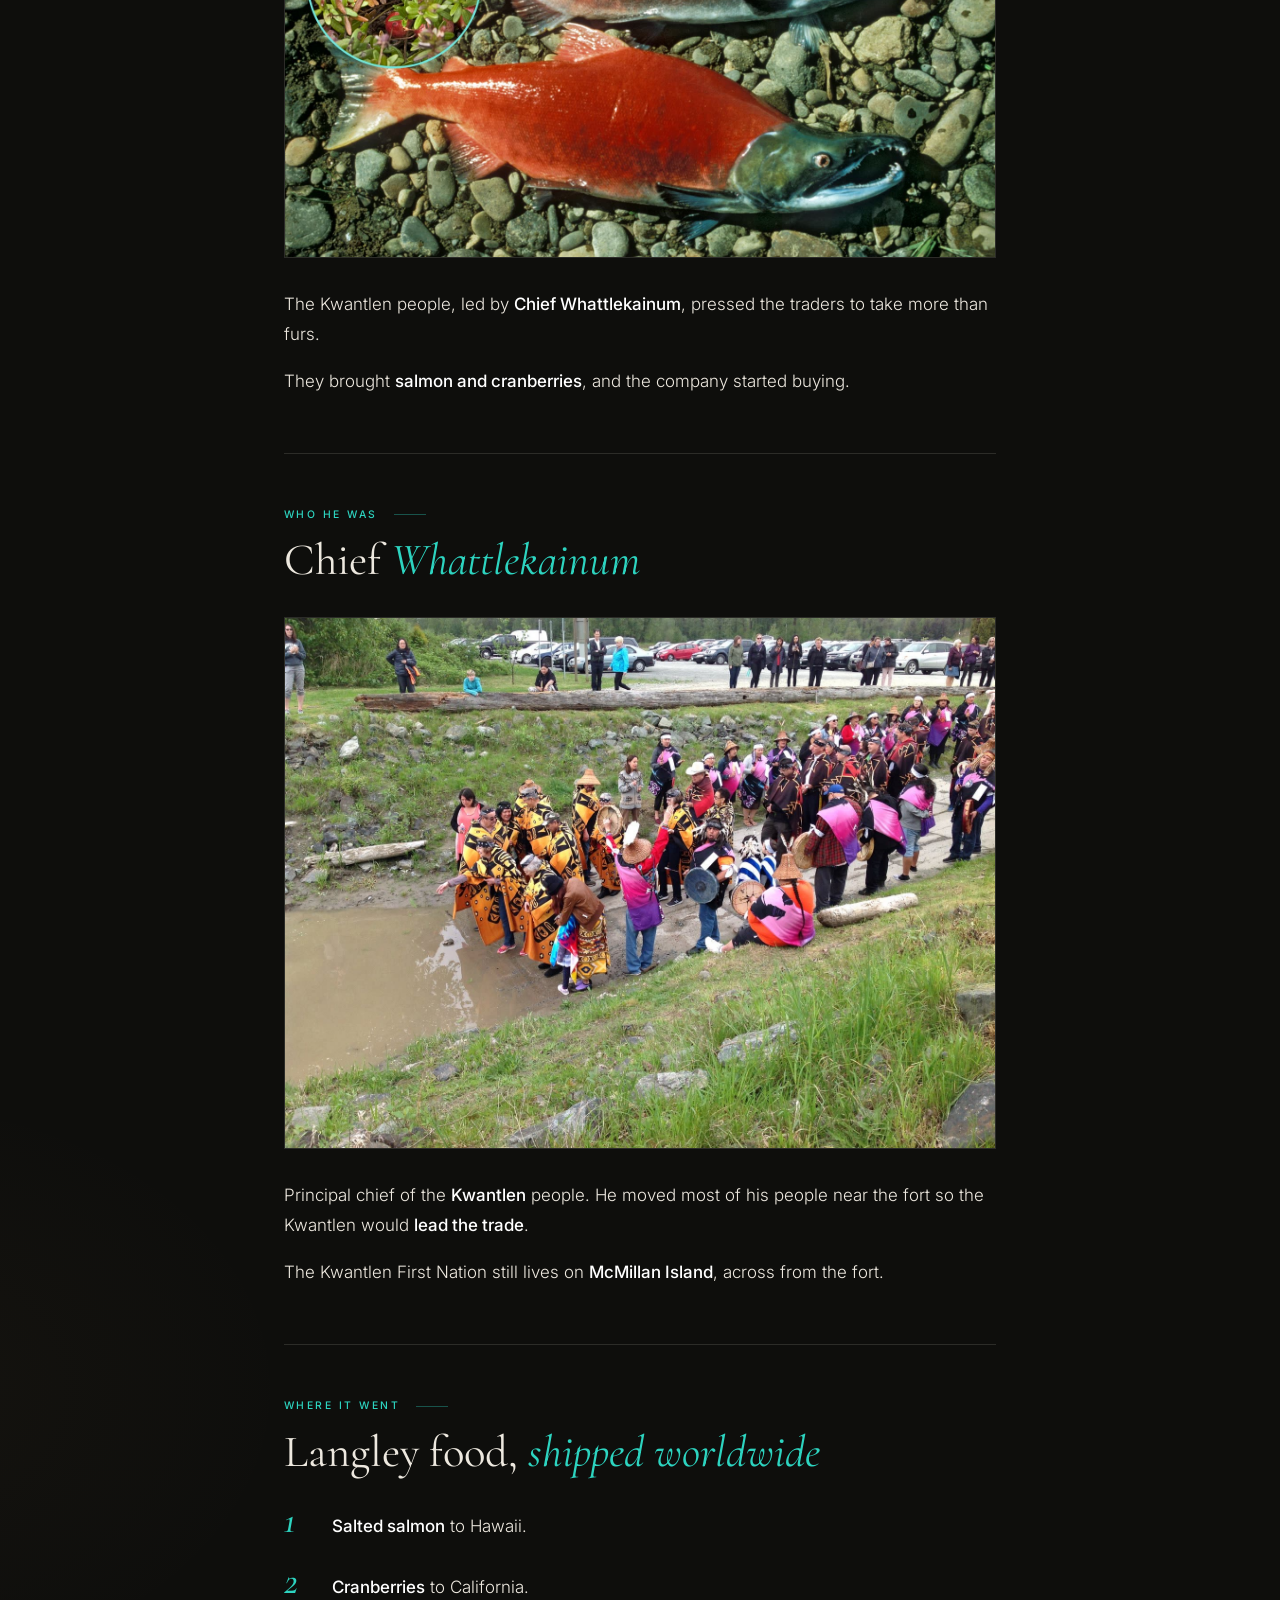
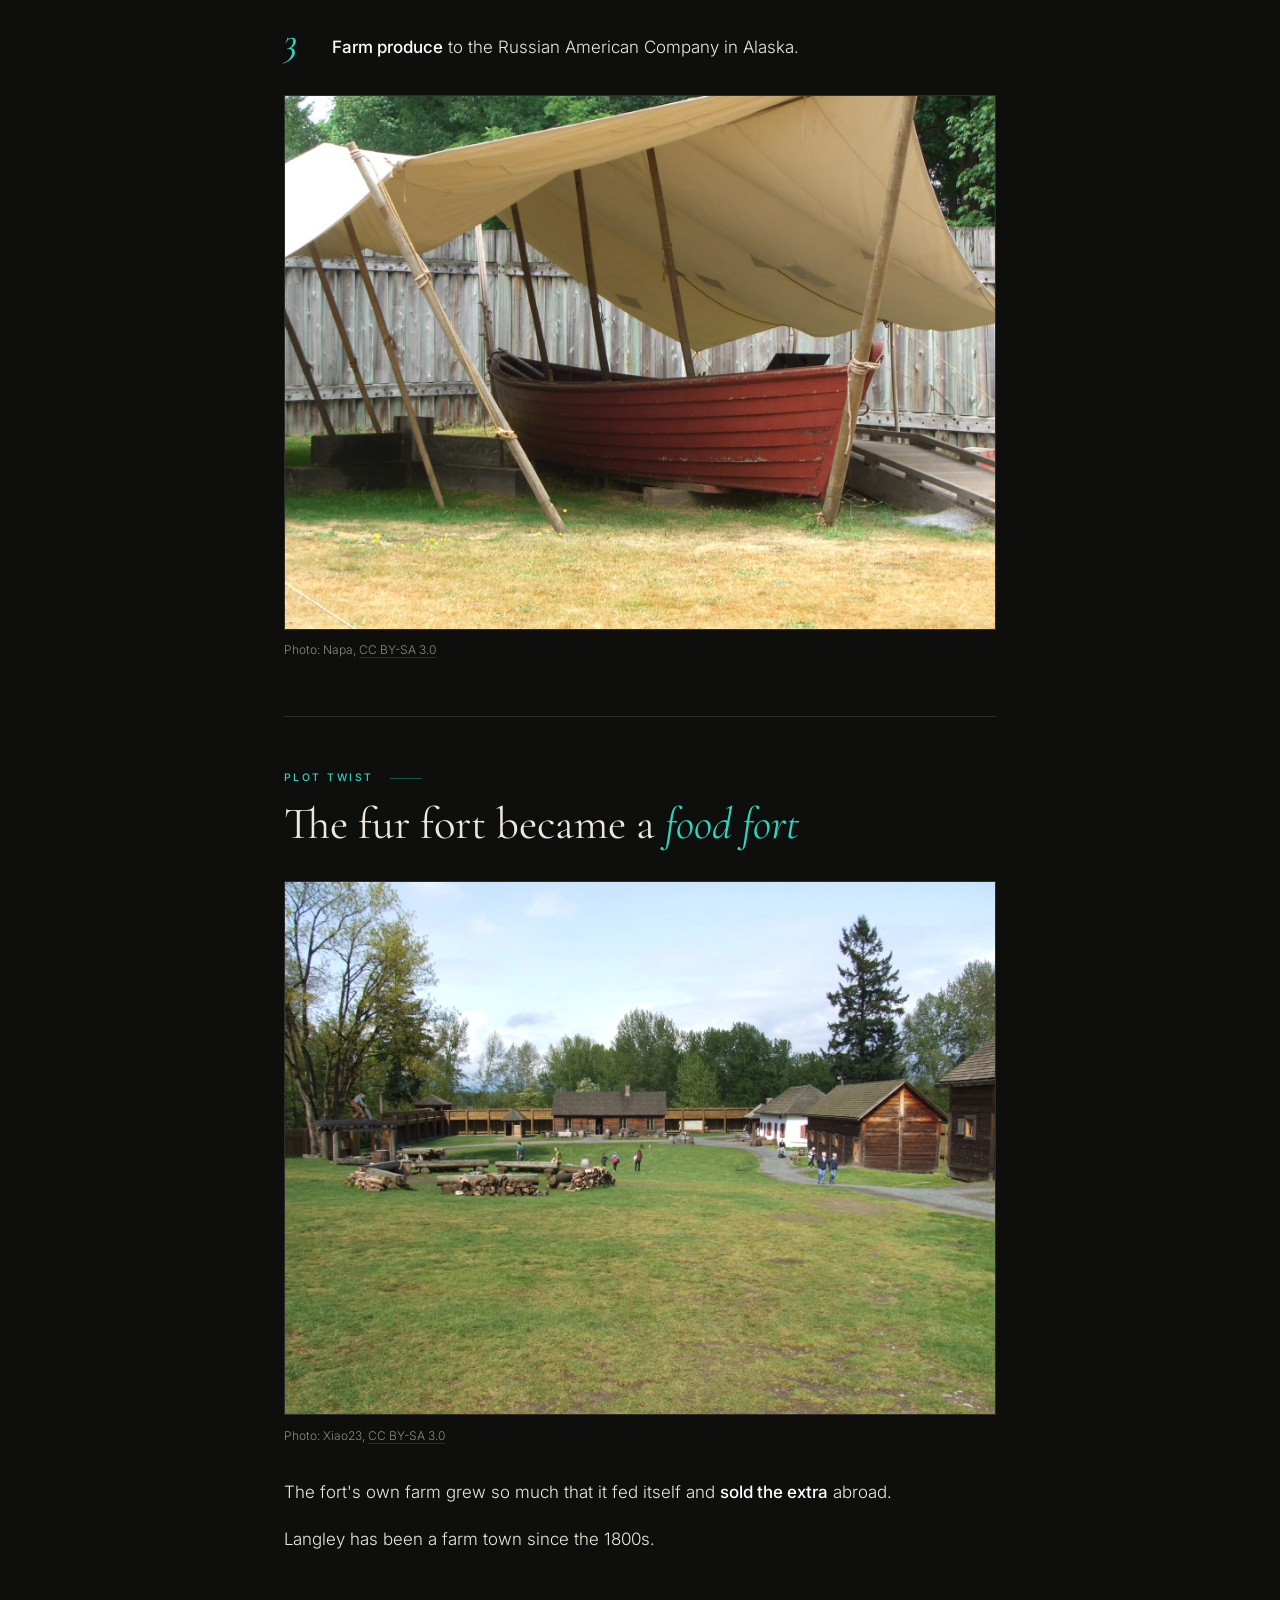
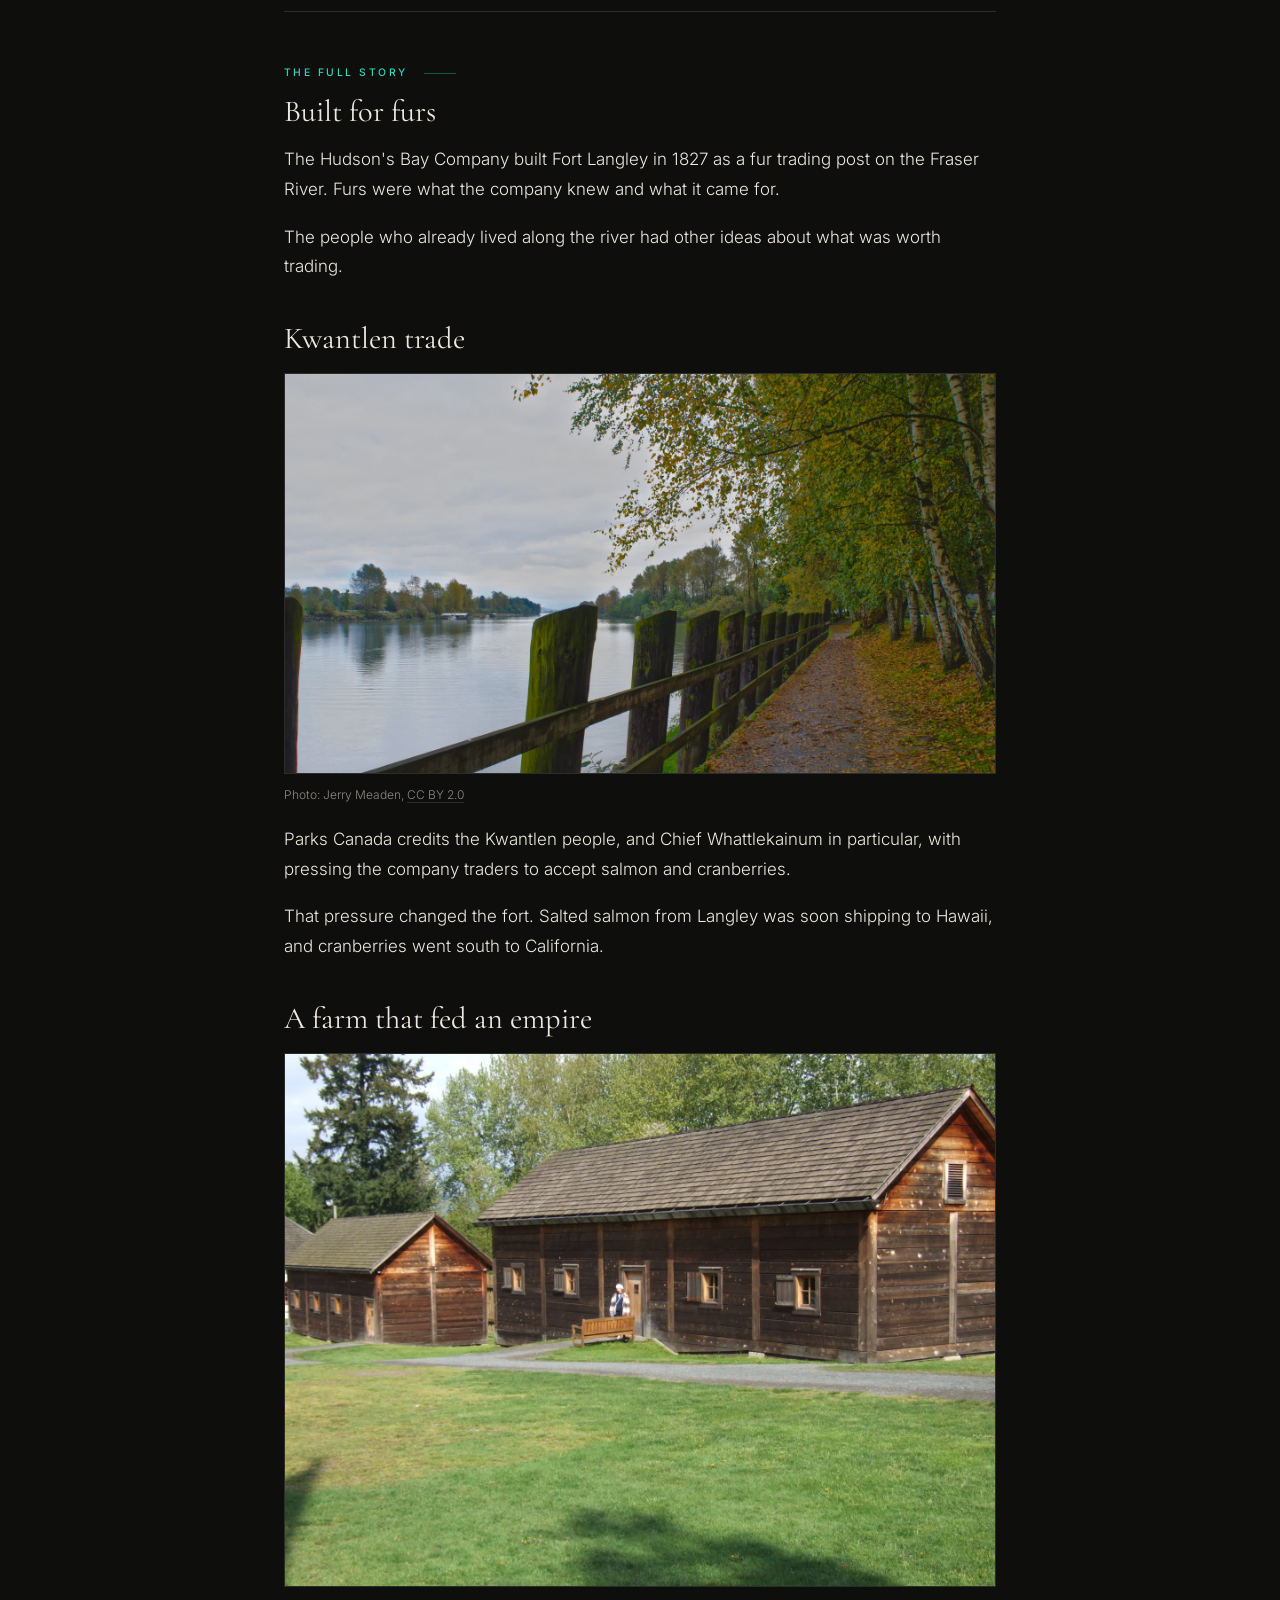
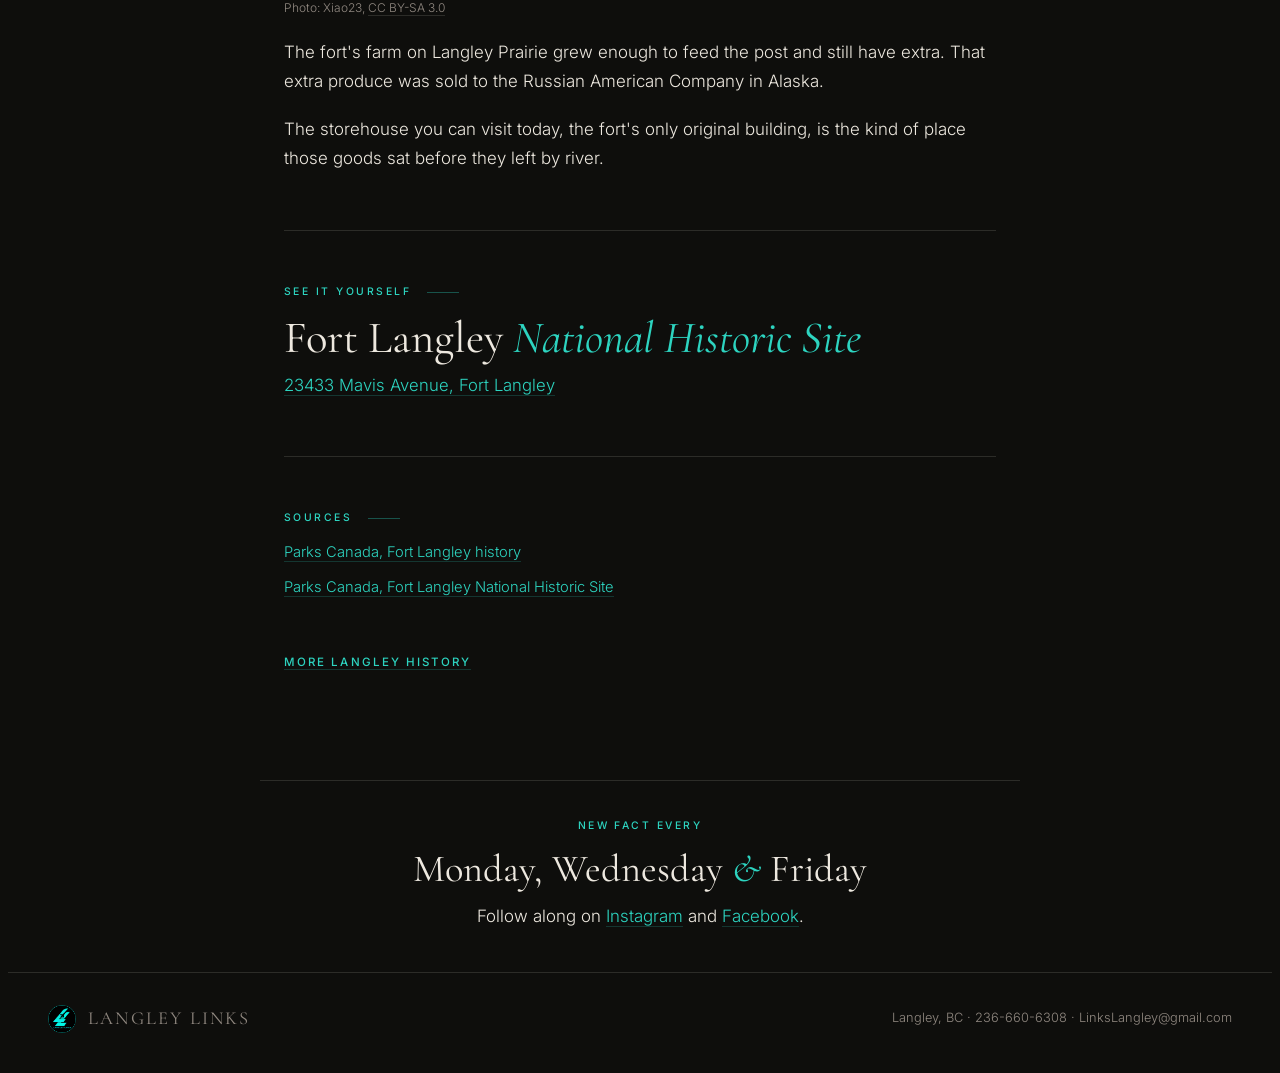
<file: history/langleys-first-big-export-was-salmon/index.html>
<!DOCTYPE html>
<html lang="en">
<head>
  <meta charset="UTF-8">
  <meta name="viewport" content="width=device-width, initial-scale=1.0">
  <title>Langley's First Big Export Was Salmon, Not Fur | Langley Links</title>
  <meta name="description" content="The Kwantlen people turned a fur fort into a food exporter. Salted salmon went to Hawaii, cranberries to California, produce to Russian Alaska.">
  <link rel="canonical" href="https://langleylinks.com/history/langleys-first-big-export-was-salmon/">
  <meta property="og:type" content="article">
  <meta property="og:url" content="https://langleylinks.com/history/langleys-first-big-export-was-salmon/">
  <meta property="og:title" content="Langley's First Big Export Was Salmon, Not Fur | Langley Links">
  <meta property="og:description" content="The Kwantlen people turned a fur fort into a food exporter. Salted salmon went to Hawaii, cranberries to California, produce to Russian Alaska.">
  <meta property="og:image" content="https://langleylinks.com/history/img/langleys-first-big-export-was-salmon/fort-langley-barrels-1200.jpg">
  <meta property="og:site_name" content="Langley Links">
  <meta property="og:locale" content="en_CA">
  <meta name="twitter:card" content="summary_large_image">
  <meta name="twitter:title" content="Langley's First Big Export Was Salmon, Not Fur | Langley Links">
  <meta name="twitter:description" content="The Kwantlen people turned a fur fort into a food exporter. Salted salmon went to Hawaii, cranberries to California, produce to Russian Alaska.">
  <meta name="twitter:image" content="https://langleylinks.com/history/img/langleys-first-big-export-was-salmon/fort-langley-barrels-1200.jpg">
  <link rel="icon" type="image/png" href="/logo%20png%20LL.png">
  <link rel="preconnect" href="https://fonts.googleapis.com">
  <link rel="preconnect" href="https://fonts.gstatic.com" crossorigin>
  <link href="https://fonts.googleapis.com/css2?family=Cormorant+Garamond:ital,wght@0,400;0,500;0,600;1,400;1,500&family=Inter:wght@300;400;500;600&display=swap" rel="stylesheet">
  <link rel="stylesheet" href="/history/history.31631d80.css">
  <script type="application/ld+json">[{"@context":"https://schema.org","@type":"Article","headline":"Langley's First Big Export Was Salmon, Not Fur","description":"The Kwantlen people turned a fur fort into a food exporter. Salted salmon went to Hawaii, cranberries to California, produce to Russian Alaska.","image":["https://langleylinks.com/history/img/langleys-first-big-export-was-salmon/fort-langley-barrels-1200.jpg"],"datePublished":"2026-11-16","dateModified":"2026-11-16","mainEntityOfPage":"https://langleylinks.com/history/langleys-first-big-export-was-salmon/","author":{"@type":"Organization","name":"Langley Links","url":"https://langleylinks.com"},"publisher":{"@type":"Organization","name":"Langley Links","logo":{"@type":"ImageObject","url":"https://langleylinks.com/logo%20png%20LL.png"}},"citation":["https://parks.canada.ca/lhn-nhs/bc/langley/culture/histoire-history","https://pc.gc.ca/apps/dfhd/page_nhs_eng.aspx?id=66"]},{"@context":"https://schema.org","@type":"BreadcrumbList","itemListElement":[{"@type":"ListItem","position":1,"name":"Home","item":"https://langleylinks.com/"},{"@type":"ListItem","position":2,"name":"Langley History","item":"https://langleylinks.com/history/"},{"@type":"ListItem","position":3,"name":"Langley's First Big Export Was Salmon, Not Fur","item":"https://langleylinks.com/history/langleys-first-big-export-was-salmon/"}]}]</script>
</head>
<body class="hpage">
  <nav class="hnav">
    <a href="/" class="hnav-brand"><img src="/logo%20png%20LL.png" alt="Langley Links" width="36" height="36"><span>Langley Links</span></a>
    <ul>
      <li><a href="/history/" class="on">History</a></li>
      <li><a href="/#services">Offerings</a></li>
      <li><a href="/#about">About</a></li>
      <li><a href="/#contact" class="cta">Connect</a></li>
    </ul>
  </nav>
  <main class="article">
    <header class="ahead">
      <p class="crumbs"><a href="/history/">Langley History</a> &middot; November 16, 2026</p>
      <p class="fig-label">LANGLEY SALMON SHIPPED TO</p>
      <p class="fig">HAWAII</p>
      <h1>Langley's first big export was <em>salmon</em></h1>
      <div class="lede"><p>Fort Langley was built to trade furs. It ended up shipping <strong>salted salmon to Hawaii</strong> and <strong>cranberries to California</strong>.</p></div>
    </header>
    <figure class="hero">
  <img src="/history/img/langleys-first-big-export-was-salmon/fort-langley-barrels-1600.jpg" width="1600" height="1200" alt="Langley's first big export was salmon" fetchpriority="high" decoding="async">
  <figcaption>Photo: Napa, <a href="https://commons.wikimedia.org/wiki/File:Fort_langley_nhs_1.jpg" rel="nofollow noopener" target="_blank">CC BY-SA 3.0</a></figcaption>
</figure>
    <div class="prose">
      <section><p class="label">WHO CHANGED IT</p><h2>The Kwantlen set <em>the terms</em></h2><figure class="">
  <img src="/history/img/langleys-first-big-export-was-salmon/salmon-cranberry-composite-1600.jpg" width="1600" height="978" alt="The Kwantlen set the terms" loading="lazy" decoding="async">
  
</figure><p>The Kwantlen people, led by <strong>Chief Whattlekainum</strong>, pressed the traders to take more than furs.</p>
<p>They brought <strong>salmon and cranberries</strong>, and the company started buying.</p></section>
      <section><p class="label">WHO HE WAS</p><h2>Chief <em>Whattlekainum</em></h2><figure class="">
  <img src="/history/img/langleys-first-big-export-was-salmon/kwantlen-salmon-ceremony-rjjago-1600.jpg" width="1500" height="1120" alt="Chief Whattlekainum" loading="lazy" decoding="async">
  
</figure><p>Principal chief of the <strong>Kwantlen</strong> people. He moved most of his people near the fort so the Kwantlen would <strong>lead the trade</strong>.</p>
<p>The Kwantlen First Nation still lives on <strong>McMillan Island</strong>, across from the fort.</p></section>
      <section><p class="label">WHERE IT WENT</p><h2>Langley food, <em>shipped worldwide</em></h2><ol class="three"><li><span><strong>Salted salmon</strong> to Hawaii.</span></li><li><span><strong>Cranberries</strong> to California.</span></li><li><span><strong>Farm produce</strong> to the Russian American Company in Alaska.</span></li></ol><figure class="">
  <img src="/history/img/langleys-first-big-export-was-salmon/fort-langley-bateau-1600.jpg" width="1600" height="1200" alt="Langley food, shipped worldwide" loading="lazy" decoding="async">
  <figcaption>Photo: Napa, <a href="https://commons.wikimedia.org/wiki/File:Fort_langley_nhs_7.jpg" rel="nofollow noopener" target="_blank">CC BY-SA 3.0</a></figcaption>
</figure></section>
      <section class="twist"><p class="label">PLOT TWIST</p><h2>The fur fort became a <em>food fort</em></h2><figure class="">
  <img src="/history/img/langleys-first-big-export-was-salmon/fort-langley-green-1600.jpg" width="1600" height="1200" alt="The fur fort became a food fort" loading="lazy" decoding="async">
  <figcaption>Photo: Xiao23, <a href="https://commons.wikimedia.org/wiki/File:Ft._Langley_01.JPG" rel="nofollow noopener" target="_blank">CC BY-SA 3.0</a></figcaption>
</figure><p>The fort's own farm grew so much that it fed itself and <strong>sold the extra</strong> abroad.</p>
<p>Langley has been a farm town since the 1800s.</p></section>
      <section class="deep" id="full-story"><p class="label">The full story</p><h3>Built for furs</h3><p>The Hudson's Bay Company built Fort Langley in 1827 as a fur trading post on the Fraser River. Furs were what the company knew and what it came for.</p>
<p>The people who already lived along the river had other ideas about what was worth trading.</p><h3>Kwantlen trade</h3><figure class="">
  <img src="/history/img/langleys-first-big-export-was-salmon/fort-langley-bedford-channel-autumn-1600.jpg" width="1600" height="900" alt="Kwantlen trade" loading="lazy" decoding="async">
  <figcaption>Photo: Jerry Meaden, <a href="https://commons.wikimedia.org/wiki/File:Autumn_Path_by_Bedford_Channel(15381947107).jpg" rel="nofollow noopener" target="_blank">CC BY 2.0</a></figcaption>
</figure><p>Parks Canada credits the Kwantlen people, and Chief Whattlekainum in particular, with pressing the company traders to accept salmon and cranberries.</p>
<p>That pressure changed the fort. Salted salmon from Langley was soon shipping to Hawaii, and cranberries went south to California.</p><h3>A farm that fed an empire</h3><figure class="">
  <img src="/history/img/langleys-first-big-export-was-salmon/fort-langley-storehouse-1600.jpg" width="1600" height="1200" alt="A farm that fed an empire" loading="lazy" decoding="async">
  <figcaption>Photo: Xiao23, <a href="https://commons.wikimedia.org/wiki/File:Storehouses.JPG" rel="nofollow noopener" target="_blank">CC BY-SA 3.0</a></figcaption>
</figure><p>The fort's farm on Langley Prairie grew enough to feed the post and still have extra. That extra produce was sold to the Russian American Company in Alaska.</p>
<p>The storehouse you can visit today, the fort's only original building, is the kind of place those goods sat before they left by river.</p></section>
      <section class="visit"><p class="label">See it yourself</p><h2>Fort Langley <em>National Historic Site</em></h2>
    <p class="addr"><a href="https://www.google.com/maps/search/?api=1&query=Fort%20Langley%20National%20Historic%20Site%2C%2023433%20Mavis%20Avenue%2C%20Fort%20Langley" rel="noopener" target="_blank">23433 Mavis Avenue, Fort Langley</a></p></section>
      <section class="sources"><p class="label">Sources</p><ul><li><a href="https://parks.canada.ca/lhn-nhs/bc/langley/culture/histoire-history" rel="noopener" target="_blank">Parks Canada, Fort Langley history</a></li><li><a href="https://pc.gc.ca/apps/dfhd/page_nhs_eng.aspx?id=66" rel="noopener" target="_blank">Parks Canada, Fort Langley National Historic Site</a></li></ul></section>
      <p class="back"><a href="/history/">More Langley history</a></p>
    </div>
  </main>
  <section class="follow">
    <p class="label">New fact every</p>
    <p class="days">Monday, Wednesday <em>&amp;</em> Friday</p>
    <p>Follow along on <a href="https://www.instagram.com/linkslangley/" rel="noopener" target="_blank">Instagram</a> and <a href="https://www.facebook.com/people/Links-Langley/61586803173200/" rel="noopener" target="_blank">Facebook</a>.</p>
  </section>
  <footer class="hfoot">
    <a href="/" class="hnav-brand"><img src="/logo%20png%20LL.png" alt="" width="28" height="28"><span>Langley Links</span></a>
    <span>Langley, BC &middot; <a href="tel:2366606308">236-660-6308</a> &middot; <a href="mailto:LinksLangley@gmail.com">LinksLangley@gmail.com</a></span>
  </footer>
</body>
</html>
</file>
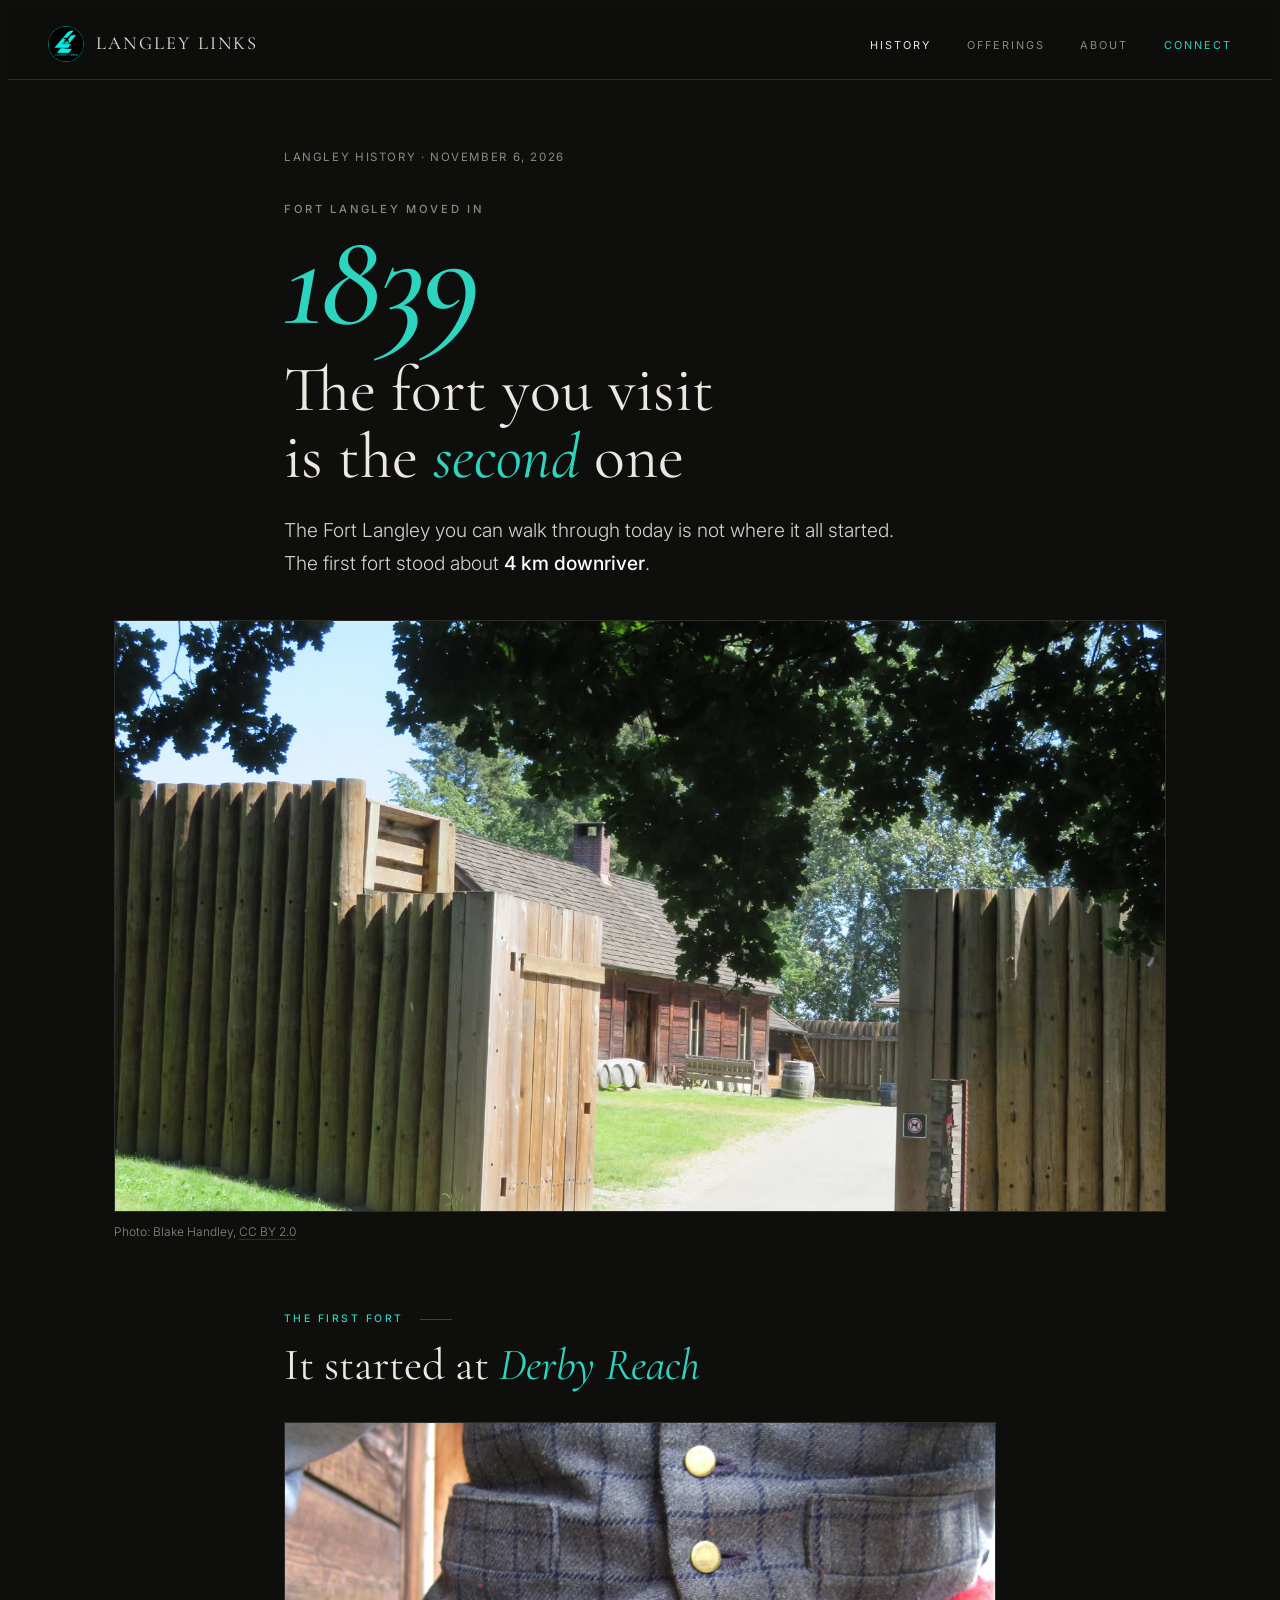
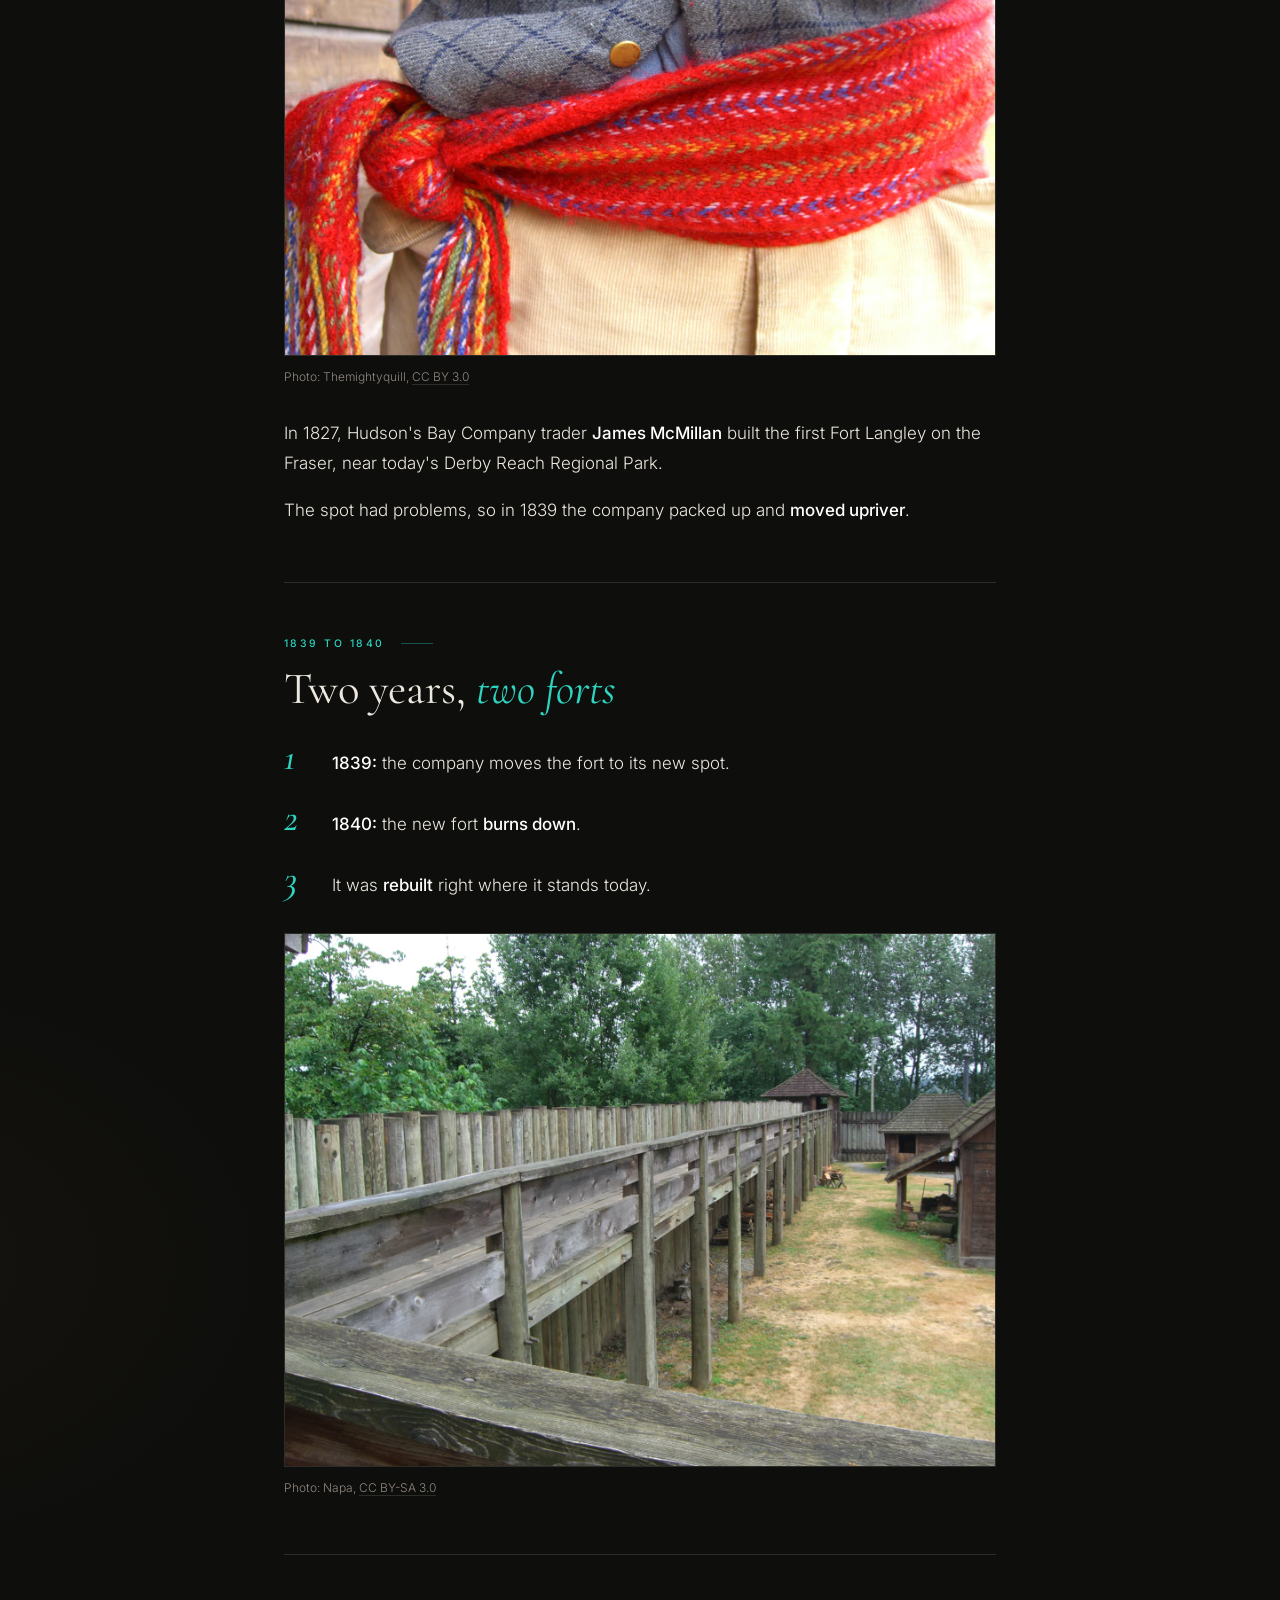
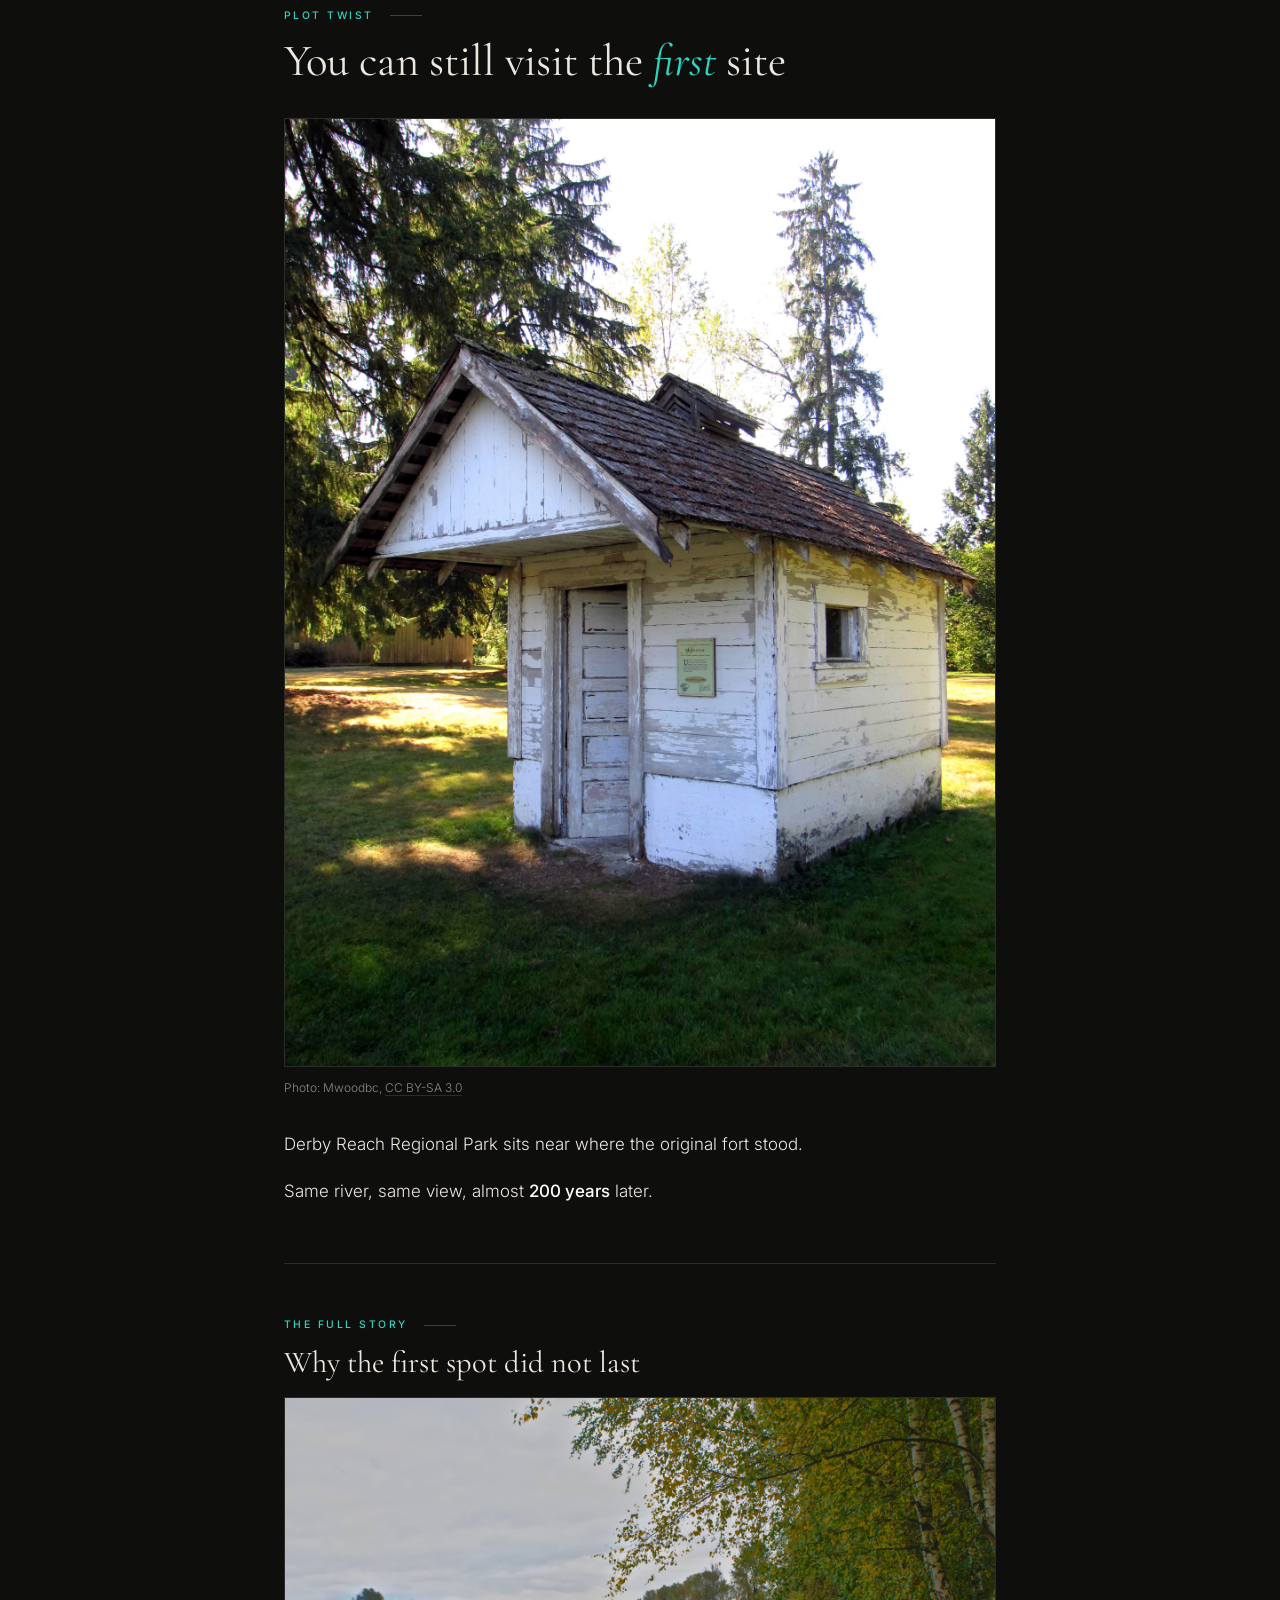
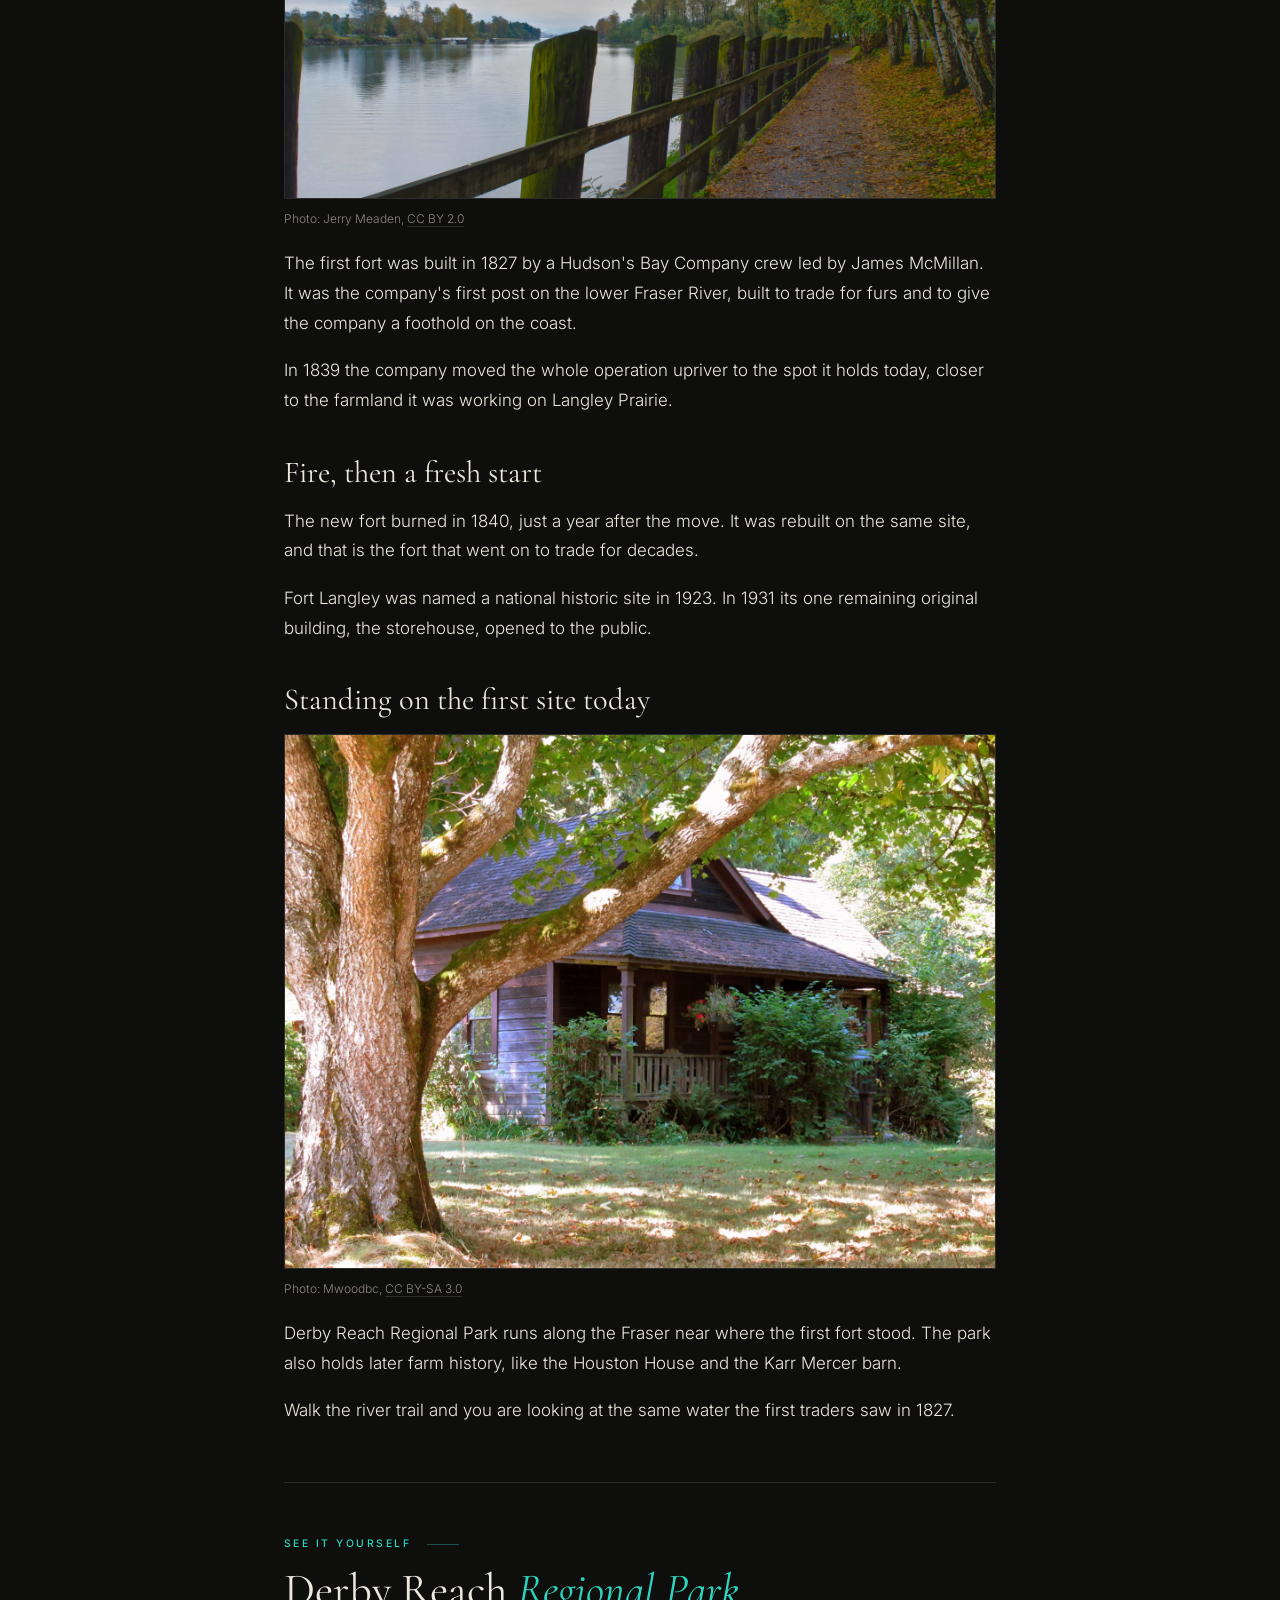
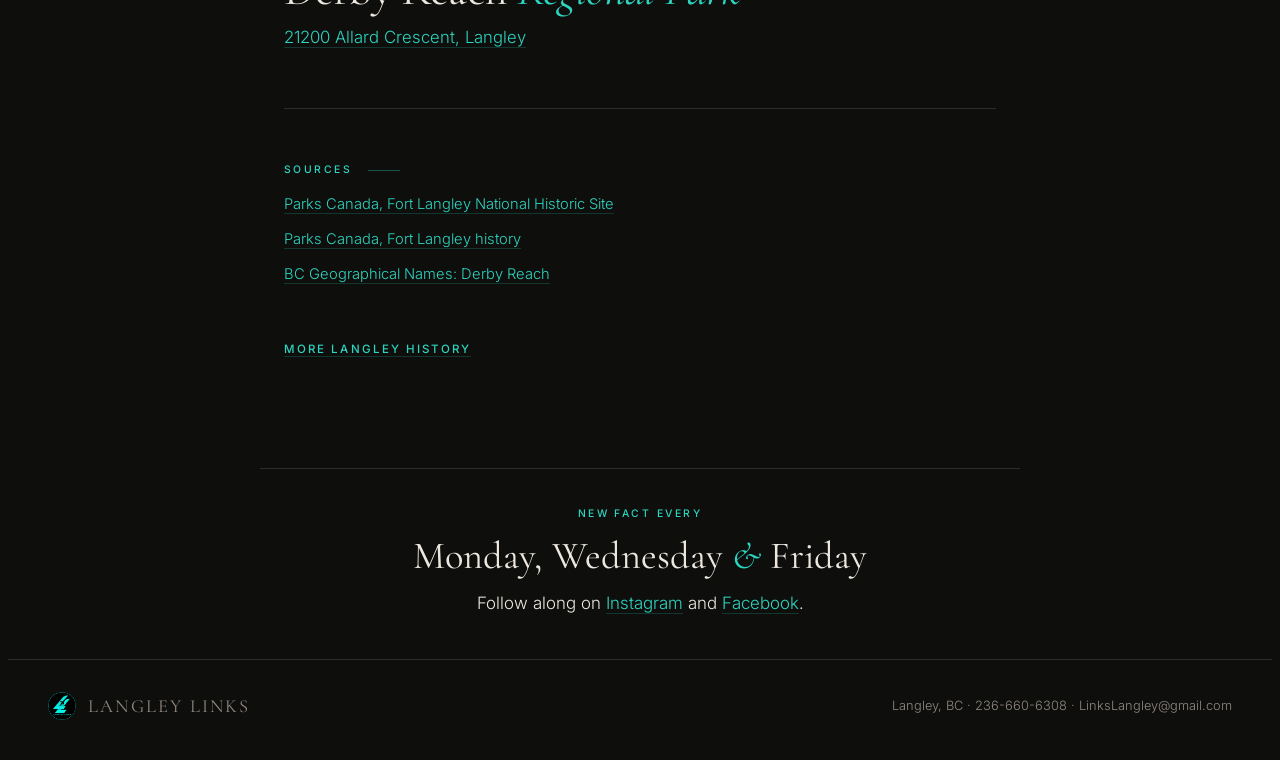
<file: history/the-fort-you-visit-is-the-second-one/index.html>
<!DOCTYPE html>
<html lang="en">
<head>
  <meta charset="UTF-8">
  <meta name="viewport" content="width=device-width, initial-scale=1.0">
  <title>The Fort Langley You Visit Is the Second One | Langley Links</title>
  <meta name="description" content="The first Fort Langley stood about 4 km downriver at Derby Reach. Why it moved in 1839, the fire of 1840, and where to stand on the original site.">
  <link rel="canonical" href="https://langleylinks.com/history/the-fort-you-visit-is-the-second-one/">
  <meta property="og:type" content="article">
  <meta property="og:url" content="https://langleylinks.com/history/the-fort-you-visit-is-the-second-one/">
  <meta property="og:title" content="The Fort Langley You Visit Is the Second One | Langley Links">
  <meta property="og:description" content="The first Fort Langley stood about 4 km downriver at Derby Reach. Why it moved in 1839, the fire of 1840, and where to stand on the original site.">
  <meta property="og:image" content="https://langleylinks.com/history/img/the-fort-you-visit-is-the-second-one/fort-langley-palisade-gate-1200.jpg">
  <meta property="og:site_name" content="Langley Links">
  <meta property="og:locale" content="en_CA">
  <meta name="twitter:card" content="summary_large_image">
  <meta name="twitter:title" content="The Fort Langley You Visit Is the Second One | Langley Links">
  <meta name="twitter:description" content="The first Fort Langley stood about 4 km downriver at Derby Reach. Why it moved in 1839, the fire of 1840, and where to stand on the original site.">
  <meta name="twitter:image" content="https://langleylinks.com/history/img/the-fort-you-visit-is-the-second-one/fort-langley-palisade-gate-1200.jpg">
  <link rel="icon" type="image/png" href="/logo%20png%20LL.png">
  <link rel="preconnect" href="https://fonts.googleapis.com">
  <link rel="preconnect" href="https://fonts.gstatic.com" crossorigin>
  <link href="https://fonts.googleapis.com/css2?family=Cormorant+Garamond:ital,wght@0,400;0,500;0,600;1,400;1,500&family=Inter:wght@300;400;500;600&display=swap" rel="stylesheet">
  <link rel="stylesheet" href="/history/history.31631d80.css">
  <script type="application/ld+json">[{"@context":"https://schema.org","@type":"Article","headline":"The Fort Langley You Visit Is the Second One","description":"The first Fort Langley stood about 4 km downriver at Derby Reach. Why it moved in 1839, the fire of 1840, and where to stand on the original site.","image":["https://langleylinks.com/history/img/the-fort-you-visit-is-the-second-one/fort-langley-palisade-gate-1200.jpg"],"datePublished":"2026-11-06","dateModified":"2026-11-06","mainEntityOfPage":"https://langleylinks.com/history/the-fort-you-visit-is-the-second-one/","author":{"@type":"Organization","name":"Langley Links","url":"https://langleylinks.com"},"publisher":{"@type":"Organization","name":"Langley Links","logo":{"@type":"ImageObject","url":"https://langleylinks.com/logo%20png%20LL.png"}},"citation":["https://pc.gc.ca/apps/dfhd/page_nhs_eng.aspx?id=66","https://parks.canada.ca/lhn-nhs/bc/langley/culture/histoire-history","https://apps.gov.bc.ca/pub/bcgnws/names/14503.html"]},{"@context":"https://schema.org","@type":"BreadcrumbList","itemListElement":[{"@type":"ListItem","position":1,"name":"Home","item":"https://langleylinks.com/"},{"@type":"ListItem","position":2,"name":"Langley History","item":"https://langleylinks.com/history/"},{"@type":"ListItem","position":3,"name":"The Fort Langley You Visit Is the Second One","item":"https://langleylinks.com/history/the-fort-you-visit-is-the-second-one/"}]}]</script>
</head>
<body class="hpage">
  <nav class="hnav">
    <a href="/" class="hnav-brand"><img src="/logo%20png%20LL.png" alt="Langley Links" width="36" height="36"><span>Langley Links</span></a>
    <ul>
      <li><a href="/history/" class="on">History</a></li>
      <li><a href="/#services">Offerings</a></li>
      <li><a href="/#about">About</a></li>
      <li><a href="/#contact" class="cta">Connect</a></li>
    </ul>
  </nav>
  <main class="article">
    <header class="ahead">
      <p class="crumbs"><a href="/history/">Langley History</a> &middot; November 6, 2026</p>
      <p class="fig-label">FORT LANGLEY MOVED IN</p>
      <p class="fig">1839</p>
      <h1>The fort you visit is the <em>second</em> one</h1>
      <div class="lede"><p>The Fort Langley you can walk through today is not where it all started. The first fort stood about <strong>4 km downriver</strong>.</p></div>
    </header>
    <figure class="hero">
  <img src="/history/img/the-fort-you-visit-is-the-second-one/fort-langley-palisade-gate-1600.jpg" width="1600" height="1200" alt="The fort you visit is the second one" fetchpriority="high" decoding="async">
  <figcaption>Photo: Blake Handley, <a href="https://commons.wikimedia.org/wiki/File:2018_05_27d_Fort_Langley_8_(42812155112).jpg" rel="nofollow noopener" target="_blank">CC BY 2.0</a></figcaption>
</figure>
    <div class="prose">
      <section><p class="label">THE FIRST FORT</p><h2>It started at <em>Derby Reach</em></h2><figure class="">
  <img src="/history/img/the-fort-you-visit-is-the-second-one/fort-langley-sash-1600.jpg" width="1600" height="1200" alt="It started at Derby Reach" loading="lazy" decoding="async">
  <figcaption>Photo: Themightyquill, <a href="https://commons.wikimedia.org/wiki/File:Ceinture-fl%C3%A9ch%C3%A9e-ftl.jpg" rel="nofollow noopener" target="_blank">CC BY 3.0</a></figcaption>
</figure><p>In 1827, Hudson's Bay Company trader <strong>James McMillan</strong> built the first Fort Langley on the Fraser, near today's Derby Reach Regional Park.</p>
<p>The spot had problems, so in 1839 the company packed up and <strong>moved upriver</strong>.</p></section>
      <section><p class="label">1839 TO 1840</p><h2>Two years, <em>two forts</em></h2><ol class="three"><li><span><strong>1839:</strong> the company moves the fort to its new spot.</span></li><li><span><strong>1840:</strong> the new fort <strong>burns down</strong>.</span></li><li><span>It was <strong>rebuilt</strong> right where it stands today.</span></li></ol><figure class="">
  <img src="/history/img/the-fort-you-visit-is-the-second-one/fort-langley-palisade-walk-1600.jpg" width="1600" height="1200" alt="Two years, two forts" loading="lazy" decoding="async">
  <figcaption>Photo: Napa, <a href="https://commons.wikimedia.org/wiki/File:Fort_langley_nhs_2.jpg" rel="nofollow noopener" target="_blank">CC BY-SA 3.0</a></figcaption>
</figure></section>
      <section class="twist"><p class="label">PLOT TWIST</p><h2>You can still visit the <em>first</em> site</h2><figure class="">
  <img src="/history/img/the-fort-you-visit-is-the-second-one/derby-reach-milk-house-1600.jpg" width="1600" height="2134" alt="You can still visit the first site" loading="lazy" decoding="async">
  <figcaption>Photo: Mwoodbc, <a href="https://commons.wikimedia.org/wiki/File:Milkhouse-TwpLangley.JPG" rel="nofollow noopener" target="_blank">CC BY-SA 3.0</a></figcaption>
</figure><p>Derby Reach Regional Park sits near where the original fort stood.</p>
<p>Same river, same view, almost <strong>200 years</strong> later.</p></section>
      <section class="deep" id="full-story"><p class="label">The full story</p><h3>Why the first spot did not last</h3><figure class="">
  <img src="/history/img/the-fort-you-visit-is-the-second-one/fort-langley-bedford-channel-autumn-1600.jpg" width="1600" height="900" alt="Why the first spot did not last" loading="lazy" decoding="async">
  <figcaption>Photo: Jerry Meaden, <a href="https://commons.wikimedia.org/wiki/File:Autumn_Path_by_Bedford_Channel(15381947107).jpg" rel="nofollow noopener" target="_blank">CC BY 2.0</a></figcaption>
</figure><p>The first fort was built in 1827 by a Hudson's Bay Company crew led by James McMillan. It was the company's first post on the lower Fraser River, built to trade for furs and to give the company a foothold on the coast.</p>
<p>In 1839 the company moved the whole operation upriver to the spot it holds today, closer to the farmland it was working on Langley Prairie.</p><h3>Fire, then a fresh start</h3><p>The new fort burned in 1840, just a year after the move. It was rebuilt on the same site, and that is the fort that went on to trade for decades.</p>
<p>Fort Langley was named a national historic site in 1923. In 1931 its one remaining original building, the storehouse, opened to the public.</p><h3>Standing on the first site today</h3><figure class="">
  <img src="/history/img/the-fort-you-visit-is-the-second-one/derby-reach-houston-house-1600.jpg" width="1600" height="1200" alt="Standing on the first site today" loading="lazy" decoding="async">
  <figcaption>Photo: Mwoodbc, <a href="https://commons.wikimedia.org/wiki/File:Alex_Houston_House.JPG" rel="nofollow noopener" target="_blank">CC BY-SA 3.0</a></figcaption>
</figure><p>Derby Reach Regional Park runs along the Fraser near where the first fort stood. The park also holds later farm history, like the Houston House and the Karr Mercer barn.</p>
<p>Walk the river trail and you are looking at the same water the first traders saw in 1827.</p></section>
      <section class="visit"><p class="label">See it yourself</p><h2>Derby Reach <em>Regional Park</em></h2>
    <p class="addr"><a href="https://www.google.com/maps/search/?api=1&query=Derby%20Reach%20Regional%20Park%2C%2021200%20Allard%20Crescent%2C%20Langley" rel="noopener" target="_blank">21200 Allard Crescent, Langley</a></p></section>
      <section class="sources"><p class="label">Sources</p><ul><li><a href="https://pc.gc.ca/apps/dfhd/page_nhs_eng.aspx?id=66" rel="noopener" target="_blank">Parks Canada, Fort Langley National Historic Site</a></li><li><a href="https://parks.canada.ca/lhn-nhs/bc/langley/culture/histoire-history" rel="noopener" target="_blank">Parks Canada, Fort Langley history</a></li><li><a href="https://apps.gov.bc.ca/pub/bcgnws/names/14503.html" rel="noopener" target="_blank">BC Geographical Names: Derby Reach</a></li></ul></section>
      <p class="back"><a href="/history/">More Langley history</a></p>
    </div>
  </main>
  <section class="follow">
    <p class="label">New fact every</p>
    <p class="days">Monday, Wednesday <em>&amp;</em> Friday</p>
    <p>Follow along on <a href="https://www.instagram.com/linkslangley/" rel="noopener" target="_blank">Instagram</a> and <a href="https://www.facebook.com/people/Links-Langley/61586803173200/" rel="noopener" target="_blank">Facebook</a>.</p>
  </section>
  <footer class="hfoot">
    <a href="/" class="hnav-brand"><img src="/logo%20png%20LL.png" alt="" width="28" height="28"><span>Langley Links</span></a>
    <span>Langley, BC &middot; <a href="tel:2366606308">236-660-6308</a> &middot; <a href="mailto:LinksLangley@gmail.com">LinksLangley@gmail.com</a></span>
  </footer>
</body>
</html>
</file>
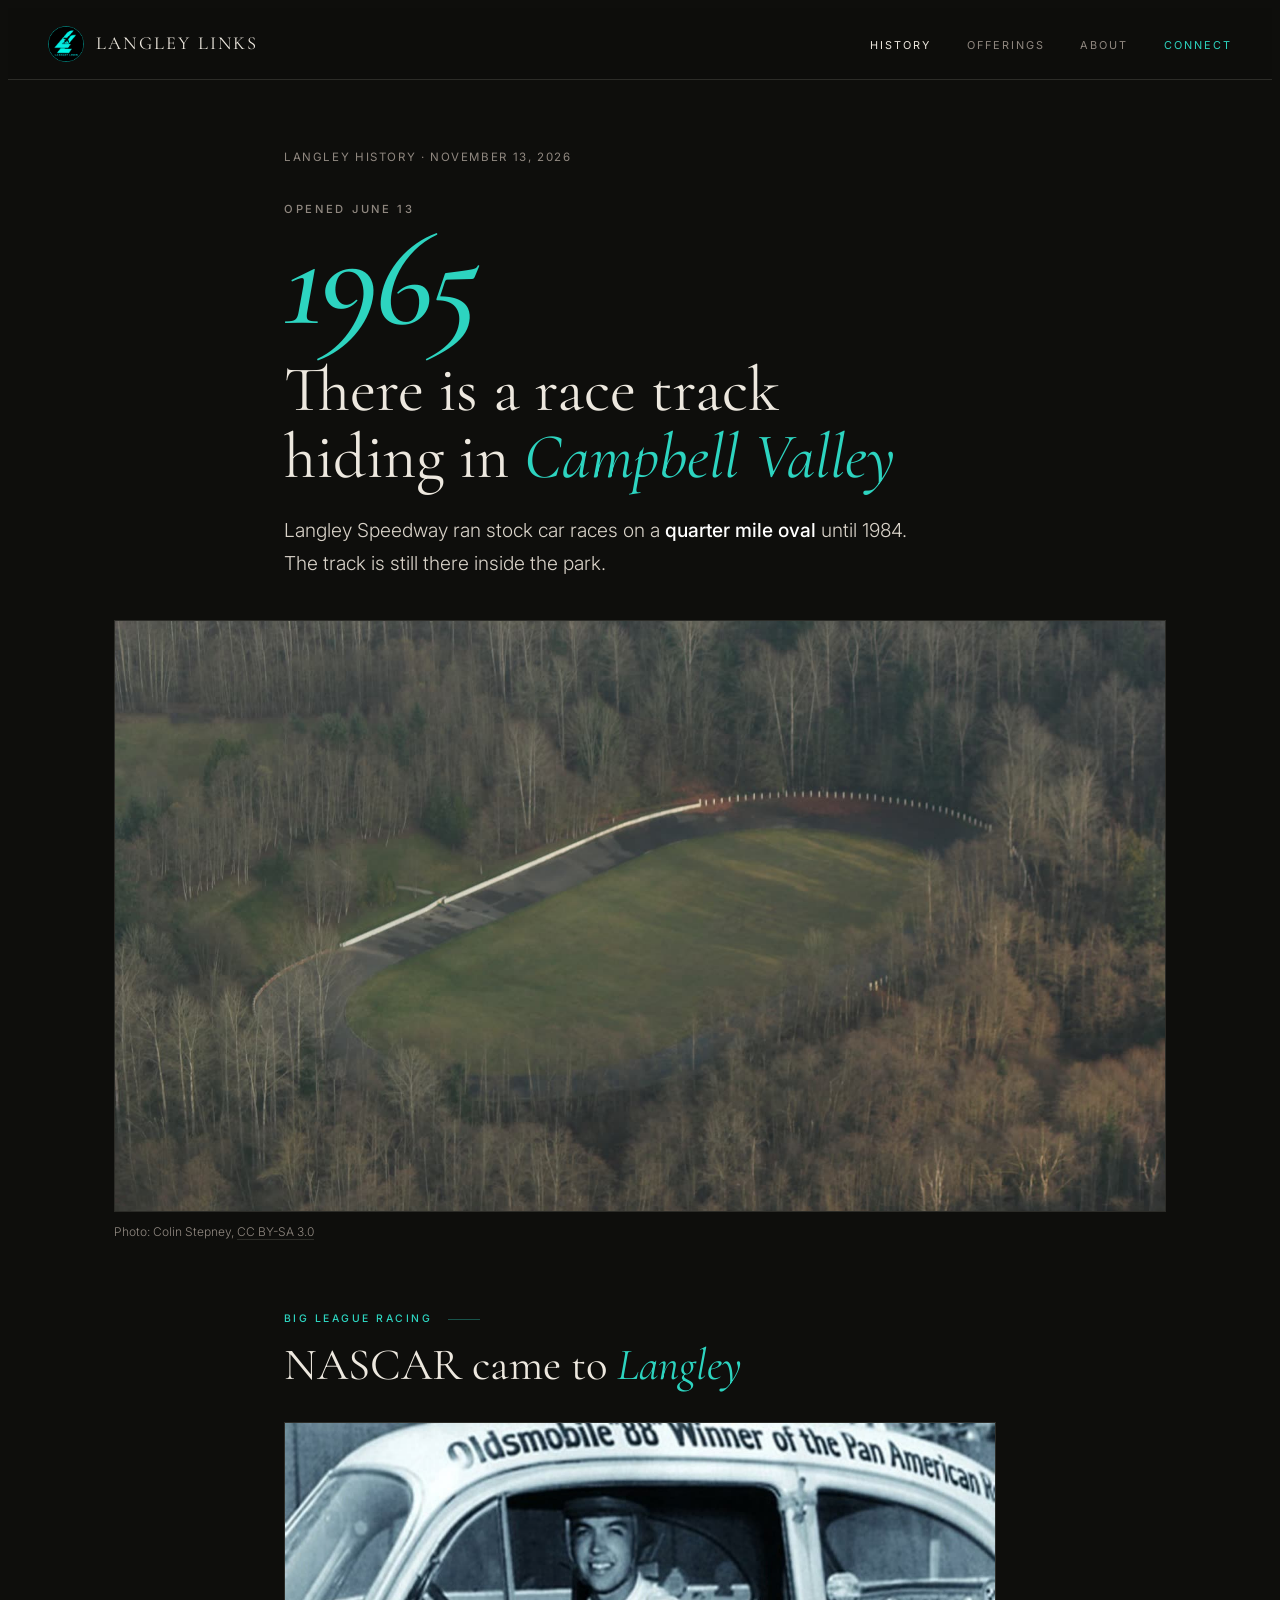
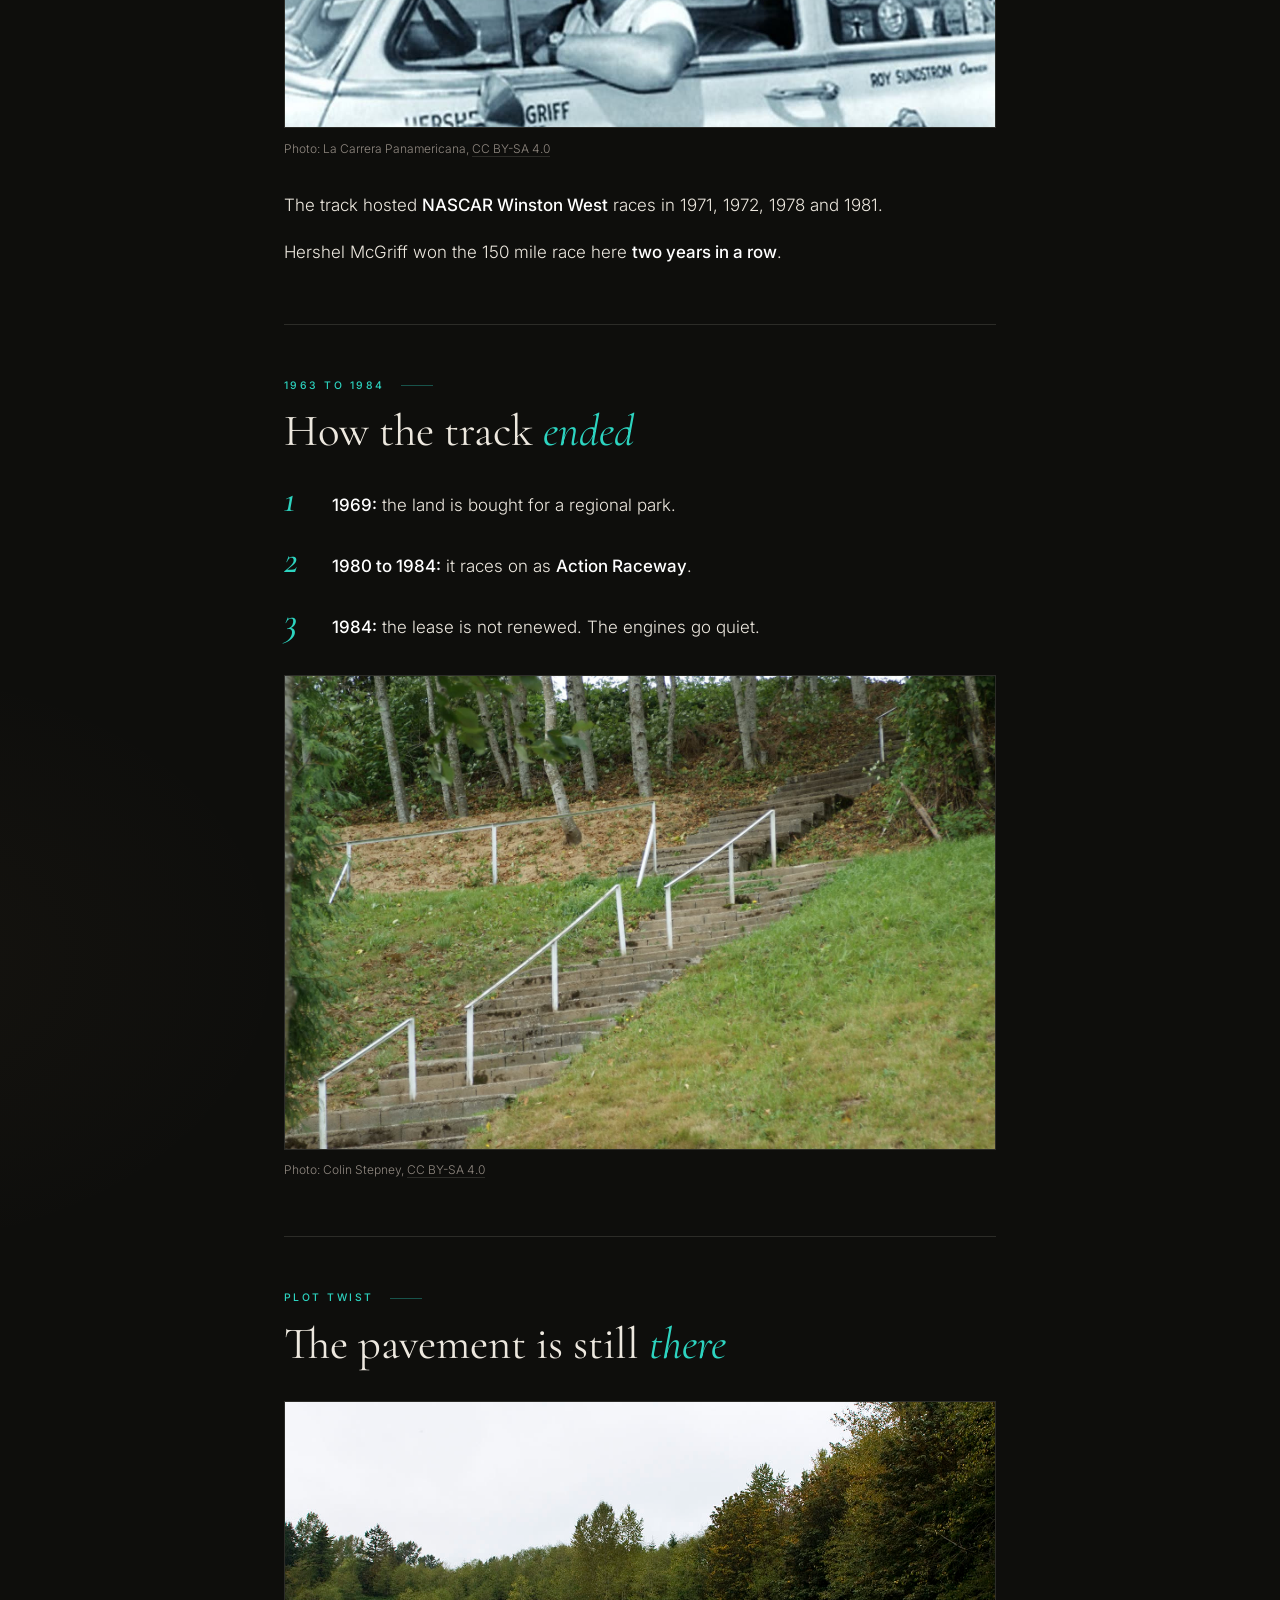
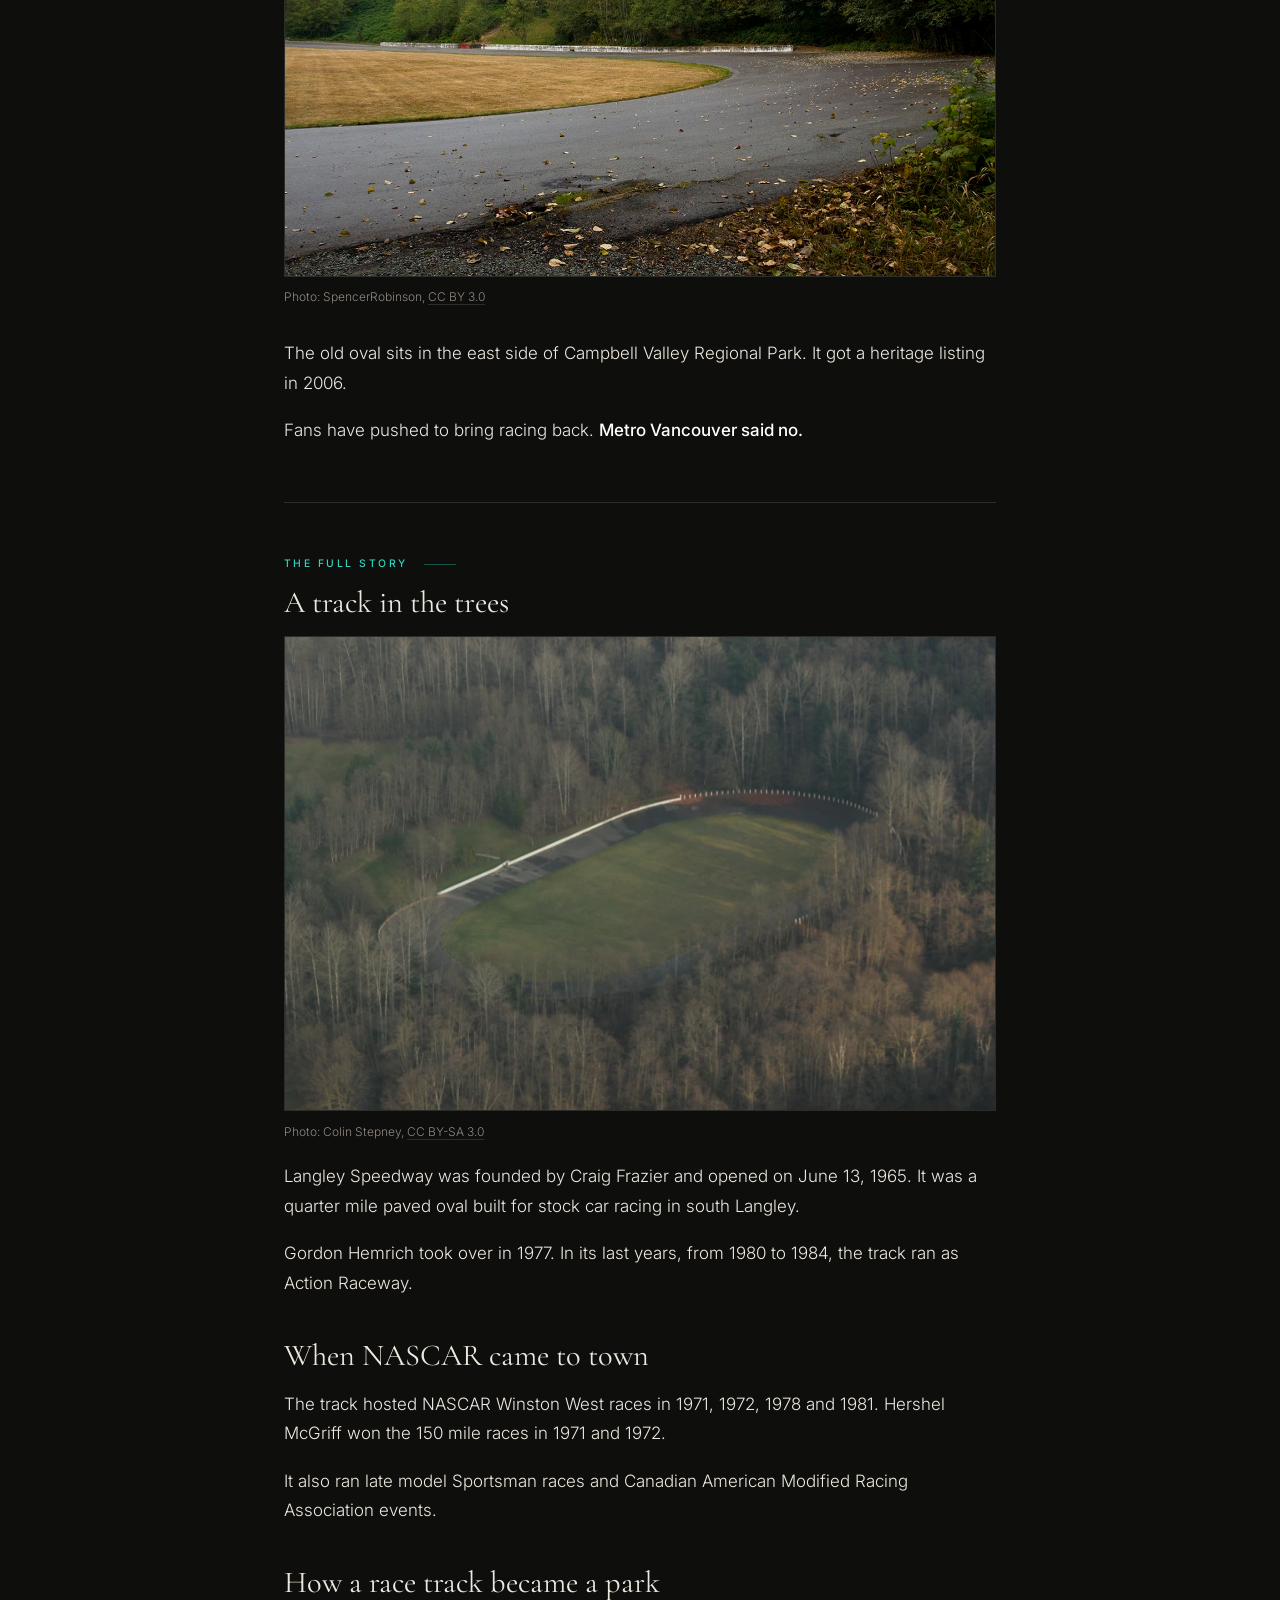
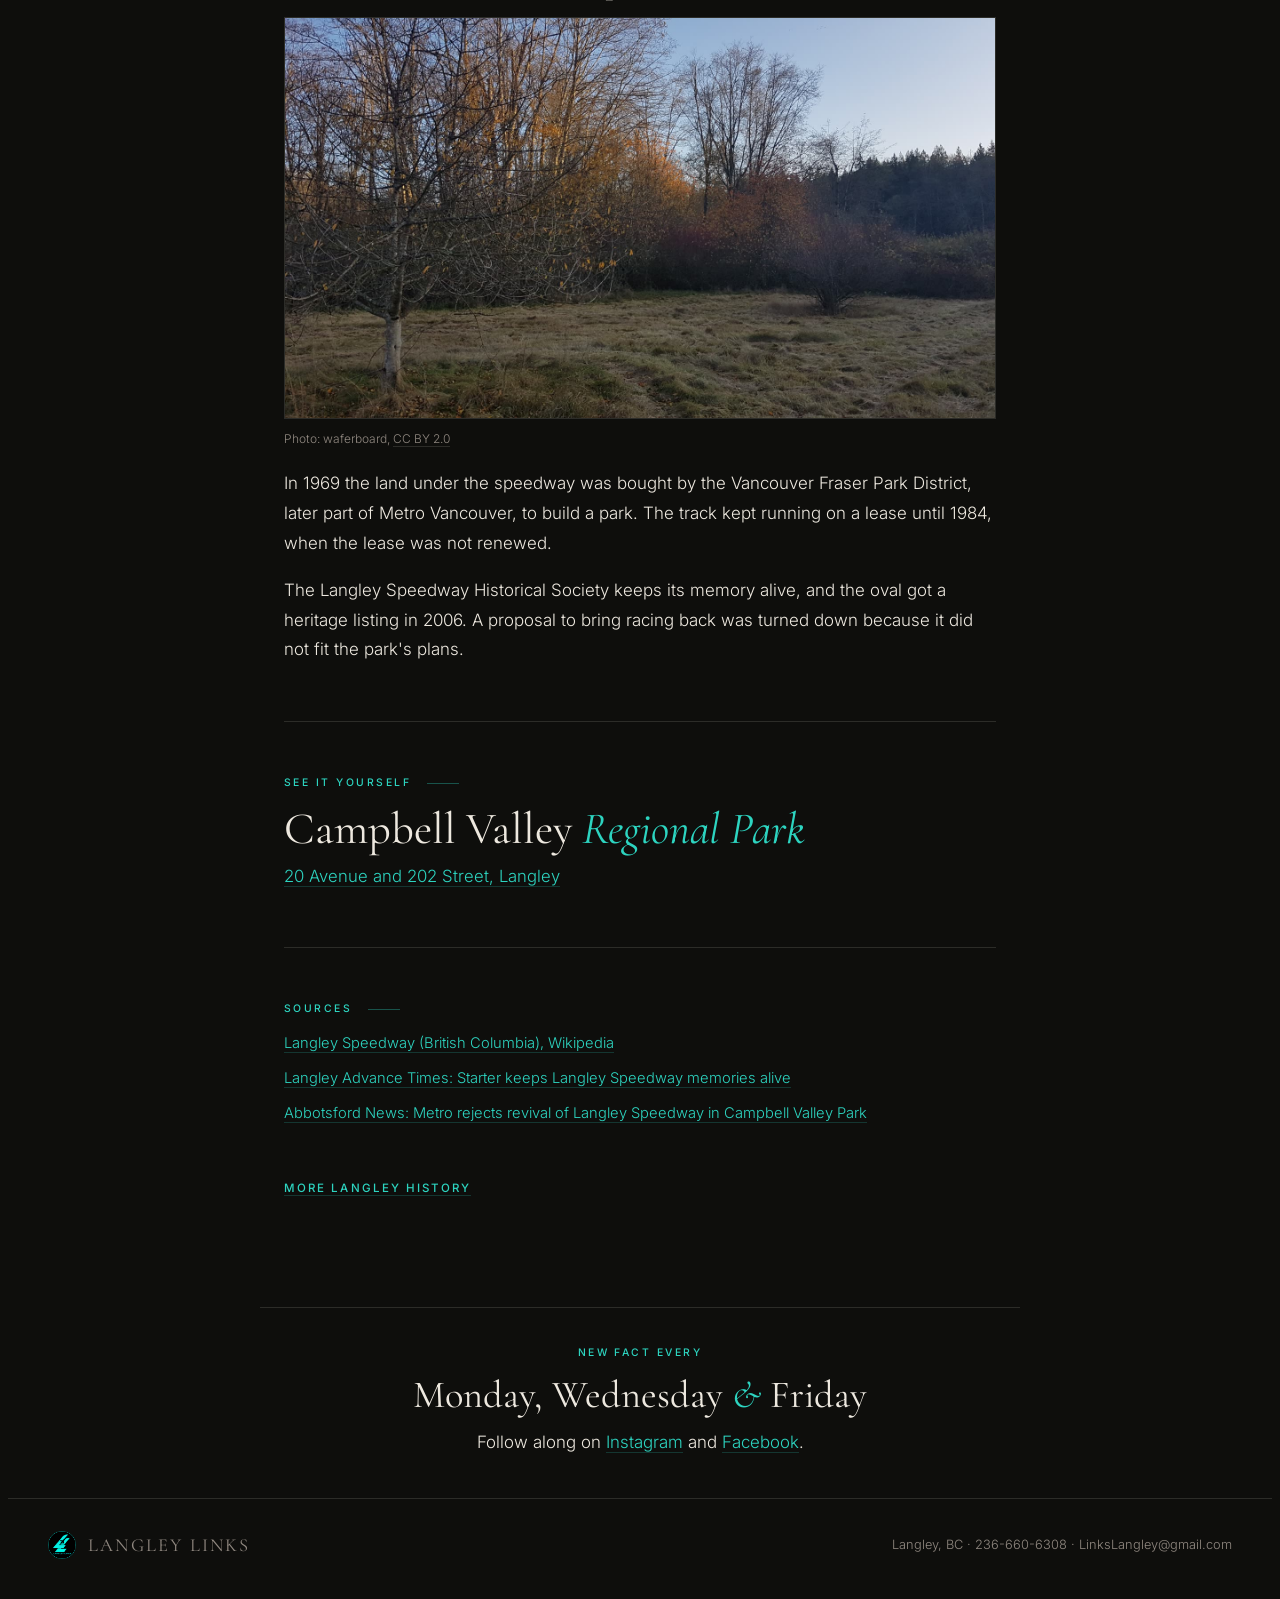
<file: history/the-race-track-hiding-in-campbell-valley/index.html>
<!DOCTYPE html>
<html lang="en">
<head>
  <meta charset="UTF-8">
  <meta name="viewport" content="width=device-width, initial-scale=1.0">
  <title>The Race Track Hiding in Campbell Valley Park | Langley Links</title>
  <meta name="description" content="NASCAR raced in Langley. The quarter mile oval from 1965 is still sitting inside Campbell Valley Regional Park, and you can walk right up to it.">
  <link rel="canonical" href="https://langleylinks.com/history/the-race-track-hiding-in-campbell-valley/">
  <meta property="og:type" content="article">
  <meta property="og:url" content="https://langleylinks.com/history/the-race-track-hiding-in-campbell-valley/">
  <meta property="og:title" content="The Race Track Hiding in Campbell Valley Park | Langley Links">
  <meta property="og:description" content="NASCAR raced in Langley. The quarter mile oval from 1965 is still sitting inside Campbell Valley Regional Park, and you can walk right up to it.">
  <meta property="og:image" content="https://langleylinks.com/history/img/the-race-track-hiding-in-campbell-valley/langley-speedway-1200.jpg">
  <meta property="og:site_name" content="Langley Links">
  <meta property="og:locale" content="en_CA">
  <meta name="twitter:card" content="summary_large_image">
  <meta name="twitter:title" content="The Race Track Hiding in Campbell Valley Park | Langley Links">
  <meta name="twitter:description" content="NASCAR raced in Langley. The quarter mile oval from 1965 is still sitting inside Campbell Valley Regional Park, and you can walk right up to it.">
  <meta name="twitter:image" content="https://langleylinks.com/history/img/the-race-track-hiding-in-campbell-valley/langley-speedway-1200.jpg">
  <link rel="icon" type="image/png" href="/logo%20png%20LL.png">
  <link rel="preconnect" href="https://fonts.googleapis.com">
  <link rel="preconnect" href="https://fonts.gstatic.com" crossorigin>
  <link href="https://fonts.googleapis.com/css2?family=Cormorant+Garamond:ital,wght@0,400;0,500;0,600;1,400;1,500&family=Inter:wght@300;400;500;600&display=swap" rel="stylesheet">
  <link rel="stylesheet" href="/history/history.31631d80.css">
  <script type="application/ld+json">[{"@context":"https://schema.org","@type":"Article","headline":"The Race Track Hiding in Campbell Valley Park","description":"NASCAR raced in Langley. The quarter mile oval from 1965 is still sitting inside Campbell Valley Regional Park, and you can walk right up to it.","image":["https://langleylinks.com/history/img/the-race-track-hiding-in-campbell-valley/langley-speedway-1200.jpg"],"datePublished":"2026-11-13","dateModified":"2026-11-13","mainEntityOfPage":"https://langleylinks.com/history/the-race-track-hiding-in-campbell-valley/","author":{"@type":"Organization","name":"Langley Links","url":"https://langleylinks.com"},"publisher":{"@type":"Organization","name":"Langley Links","logo":{"@type":"ImageObject","url":"https://langleylinks.com/logo%20png%20LL.png"}},"citation":["https://en.wikipedia.org/wiki/Langley_Speedway_(British_Columbia)","https://www.langleyadvancetimes.com/sports/starter-keeps-langley-speedway-memories-alive/","https://www.abbynews.com/news/metro-rejects-revival-of-langley-speedway-in-campbell-valley-park/"]},{"@context":"https://schema.org","@type":"BreadcrumbList","itemListElement":[{"@type":"ListItem","position":1,"name":"Home","item":"https://langleylinks.com/"},{"@type":"ListItem","position":2,"name":"Langley History","item":"https://langleylinks.com/history/"},{"@type":"ListItem","position":3,"name":"The Race Track Hiding in Campbell Valley Park","item":"https://langleylinks.com/history/the-race-track-hiding-in-campbell-valley/"}]}]</script>
</head>
<body class="hpage">
  <nav class="hnav">
    <a href="/" class="hnav-brand"><img src="/logo%20png%20LL.png" alt="Langley Links" width="36" height="36"><span>Langley Links</span></a>
    <ul>
      <li><a href="/history/" class="on">History</a></li>
      <li><a href="/#services">Offerings</a></li>
      <li><a href="/#about">About</a></li>
      <li><a href="/#contact" class="cta">Connect</a></li>
    </ul>
  </nav>
  <main class="article">
    <header class="ahead">
      <p class="crumbs"><a href="/history/">Langley History</a> &middot; November 13, 2026</p>
      <p class="fig-label">OPENED JUNE 13</p>
      <p class="fig">1965</p>
      <h1>There is a race track hiding in <em>Campbell Valley</em></h1>
      <div class="lede"><p>Langley Speedway ran stock car races on a <strong>quarter mile oval</strong> until 1984. The track is still there inside the park.</p></div>
    </header>
    <figure class="hero">
  <img src="/history/img/the-race-track-hiding-in-campbell-valley/langley-speedway-1600.jpg" width="1600" height="1066" alt="There is a race track hiding in Campbell Valley" fetchpriority="high" decoding="async">
  <figcaption>Photo: Colin Stepney, <a href="https://commons.wikimedia.org/wiki/File:Langley_Speedway_from_the_ar.JPG" rel="nofollow noopener" target="_blank">CC BY-SA 3.0</a></figcaption>
</figure>
    <div class="prose">
      <section><p class="label">BIG LEAGUE RACING</p><h2>NASCAR came to <em>Langley</em></h2><figure class="">
  <img src="/history/img/the-race-track-hiding-in-campbell-valley/mcgriff-1950-1600.jpg" width="1400" height="600" alt="NASCAR came to Langley" loading="lazy" decoding="async">
  <figcaption>Photo: La Carrera Panamericana, <a href="https://commons.wikimedia.org/wiki/File:Herssel_McGriff,_campe%C3%B3n_de_La_Carrera_Panamericana_en_1950.png" rel="nofollow noopener" target="_blank">CC BY-SA 4.0</a></figcaption>
</figure><p>The track hosted <strong>NASCAR Winston West</strong> races in 1971, 1972, 1978 and 1981.</p>
<p>Hershel McGriff won the 150 mile race here <strong>two years in a row</strong>.</p></section>
      <section><p class="label">1963 TO 1984</p><h2>How the track <em>ended</em></h2><ol class="three"><li><span><strong>1969:</strong> the land is bought for a regional park.</span></li><li><span><strong>1980 to 1984:</strong> it races on as <strong>Action Raceway</strong>.</span></li><li><span><strong>1984:</strong> the lease is not renewed. The engines go quiet.</span></li></ol><figure class="">
  <img src="/history/img/the-race-track-hiding-in-campbell-valley/speedway-grandstand-stairs-1600.jpg" width="1600" height="1066" alt="How the track ended" loading="lazy" decoding="async">
  <figcaption>Photo: Colin Stepney, <a href="https://commons.wikimedia.org/wiki/File:LangleySpeedwayStairs.jpg" rel="nofollow noopener" target="_blank">CC BY-SA 4.0</a></figcaption>
</figure></section>
      <section class="twist"><p class="label">PLOT TWIST</p><h2>The pavement is still <em>there</em></h2><figure class="">
  <img src="/history/img/the-race-track-hiding-in-campbell-valley/speedway-curve-2007-1600.jpg" width="1280" height="854" alt="The pavement is still there" loading="lazy" decoding="async">
  <figcaption>Photo: SpencerRobinson, <a href="https://commons.wikimedia.org/wiki/File:LangleySpeedway1.jpg" rel="nofollow noopener" target="_blank">CC BY 3.0</a></figcaption>
</figure><p>The old oval sits in the east side of Campbell Valley Regional Park. It got a heritage listing in 2006.</p>
<p>Fans have pushed to bring racing back. <strong>Metro Vancouver said no.</strong></p></section>
      <section class="deep" id="full-story"><p class="label">The full story</p><h3>A track in the trees</h3><figure class="">
  <img src="/history/img/the-race-track-hiding-in-campbell-valley/langley-speedway-1600.jpg" width="1600" height="1066" alt="A track in the trees" loading="lazy" decoding="async">
  <figcaption>Photo: Colin Stepney, <a href="https://commons.wikimedia.org/wiki/File:Langley_Speedway_from_the_ar.JPG" rel="nofollow noopener" target="_blank">CC BY-SA 3.0</a></figcaption>
</figure><p>Langley Speedway was founded by Craig Frazier and opened on June 13, 1965. It was a quarter mile paved oval built for stock car racing in south Langley.</p>
<p>Gordon Hemrich took over in 1977. In its last years, from 1980 to 1984, the track ran as Action Raceway.</p><h3>When NASCAR came to town</h3><p>The track hosted NASCAR Winston West races in 1971, 1972, 1978 and 1981. Hershel McGriff won the 150 mile races in 1971 and 1972.</p>
<p>It also ran late model Sportsman races and Canadian American Modified Racing Association events.</p><h3>How a race track became a park</h3><figure class="">
  <img src="/history/img/the-race-track-hiding-in-campbell-valley/campbell-valley-autumn-meadow-1600.jpg" width="1600" height="900" alt="How a race track became a park" loading="lazy" decoding="async">
  <figcaption>Photo: waferboard, <a href="https://commons.wikimedia.org/wiki/File:Campbell_Valley_Regional_Park_20191026_171038_(49020909927).jpg" rel="nofollow noopener" target="_blank">CC BY 2.0</a></figcaption>
</figure><p>In 1969 the land under the speedway was bought by the Vancouver Fraser Park District, later part of Metro Vancouver, to build a park. The track kept running on a lease until 1984, when the lease was not renewed.</p>
<p>The Langley Speedway Historical Society keeps its memory alive, and the oval got a heritage listing in 2006. A proposal to bring racing back was turned down because it did not fit the park's plans.</p></section>
      <section class="visit"><p class="label">See it yourself</p><h2>Campbell Valley <em>Regional Park</em></h2>
    <p class="addr"><a href="https://www.google.com/maps/search/?api=1&query=Campbell%20Valley%20Regional%20Park%2C%2020%20Avenue%20and%20202%20Street%2C%20Langley" rel="noopener" target="_blank">20 Avenue and 202 Street, Langley</a></p></section>
      <section class="sources"><p class="label">Sources</p><ul><li><a href="https://en.wikipedia.org/wiki/Langley_Speedway_(British_Columbia)" rel="noopener" target="_blank">Langley Speedway (British Columbia), Wikipedia</a></li><li><a href="https://www.langleyadvancetimes.com/sports/starter-keeps-langley-speedway-memories-alive/" rel="noopener" target="_blank">Langley Advance Times: Starter keeps Langley Speedway memories alive</a></li><li><a href="https://www.abbynews.com/news/metro-rejects-revival-of-langley-speedway-in-campbell-valley-park/" rel="noopener" target="_blank">Abbotsford News: Metro rejects revival of Langley Speedway in Campbell Valley Park</a></li></ul></section>
      <p class="back"><a href="/history/">More Langley history</a></p>
    </div>
  </main>
  <section class="follow">
    <p class="label">New fact every</p>
    <p class="days">Monday, Wednesday <em>&amp;</em> Friday</p>
    <p>Follow along on <a href="https://www.instagram.com/linkslangley/" rel="noopener" target="_blank">Instagram</a> and <a href="https://www.facebook.com/people/Links-Langley/61586803173200/" rel="noopener" target="_blank">Facebook</a>.</p>
  </section>
  <footer class="hfoot">
    <a href="/" class="hnav-brand"><img src="/logo%20png%20LL.png" alt="" width="28" height="28"><span>Langley Links</span></a>
    <span>Langley, BC &middot; <a href="tel:2366606308">236-660-6308</a> &middot; <a href="mailto:LinksLangley@gmail.com">LinksLangley@gmail.com</a></span>
  </footer>
</body>
</html>
</file>
<file: history/history.31631d80.css>
/* langleylinks.com /history/ pages + the homepage "From Langley's history" strip.
   Built by linkslangley/site/build.mjs (copied in as history.<hash>.css). Tokens match the homepage :root.
   Page-wide rules are scoped to body.hpage so loading this on the homepage changes nothing but the strip. */
.hpage, .hstrip {
  --bg: #0e0e0c; --dark: #141412; --mid: #1c1c1a; --border: #2c2c28;
  --cream: #ede8df; --cream-muted: #908880; --teal: #2dd4c0; --teal-dark: #1fb8a6;
  --teal-dim: rgba(45, 212, 192, 0.07); --teal-border: rgba(45, 212, 192, 0.2);
  --serif: 'Cormorant Garamond', Georgia, serif; --sans: 'Inter', sans-serif;
}
.hpage *, .hpage *::before, .hpage *::after { box-sizing: border-box; margin: 0; padding: 0; }
.hpage {
  background:
    radial-gradient(900px 600px at 85% -10%, rgba(45, 212, 192, 0.06), transparent 60%),
    radial-gradient(700px 500px at -10% 40%, rgba(196, 151, 90, 0.04), transparent 60%),
    #0e0e0c;
  color: var(--cream); font: 300 1.0625rem/1.75 var(--sans); -webkit-font-smoothing: antialiased;
}
.hpage a { color: var(--teal); text-decoration: none; border-bottom: 1px solid var(--teal-border); }
.hpage a:hover { border-bottom-color: var(--teal); }
.hpage em { font-style: italic; color: var(--teal); }
.hpage strong { font-weight: 500; color: #fff; }
.hpage .label {
  display: flex; align-items: center; gap: 1rem; margin-bottom: 1rem;
  font: 500 0.65rem/1 var(--sans); letter-spacing: 0.24em; text-transform: uppercase; color: var(--teal);
}
.hpage .label::after { content: ''; width: 32px; height: 1px; background: var(--teal); opacity: 0.35; }

/* nav: same feel as the homepage bar */
.hnav { position: sticky; top: 0; z-index: 10; display: flex; align-items: center; justify-content: space-between; gap: 1.5rem;
  padding: 1.1rem 2.5rem; background: rgba(14, 14, 12, 0.88); backdrop-filter: blur(12px); -webkit-backdrop-filter: blur(12px); border-bottom: 1px solid var(--border); }
.hpage .hnav-brand { display: flex; align-items: center; gap: 0.75rem; border: 0; color: var(--cream);
  font: 400 1.15rem/1 var(--serif); letter-spacing: 0.12em; text-transform: uppercase; }
.hnav-brand img { border-radius: 50%; }
.hnav ul { display: flex; gap: 2.25rem; list-style: none; }
.hpage .hnav ul a { border: 0; color: var(--cream-muted); font: 400 0.68rem/1 var(--sans); letter-spacing: 0.18em; text-transform: uppercase; }
.hpage .hnav ul a:hover, .hpage .hnav ul a.on { color: var(--cream); }
.hpage .hnav ul a.cta { color: var(--teal); }

/* article */
.article { padding-bottom: 2rem; }
.ahead { max-width: 760px; margin: 0 auto; padding: 4.5rem 1.5rem 2.5rem; }
.hpage .crumbs { font: 400 0.72rem/1 var(--sans); letter-spacing: 0.14em; text-transform: uppercase; color: var(--cream-muted); }
.hpage .crumbs a { color: var(--cream-muted); border: 0; }
.hpage .fig-label { margin-top: 2.5rem; font: 500 0.7rem/1 var(--sans); letter-spacing: 0.24em; text-transform: uppercase; color: var(--cream-muted); }
.hpage .fig { font: italic 500 clamp(4.5rem, 14vw, 8.5rem)/0.95 var(--serif); color: var(--teal); letter-spacing: -0.02em; }
.hpage h1 { margin-top: 0.75rem; font: 400 clamp(2.4rem, 6vw, 4rem)/1.05 var(--serif); color: var(--cream); text-wrap: balance; }
.hpage .lede { margin-top: 1.5rem; font-size: 1.2rem; line-height: 1.7; color: #d9d3c9; max-width: 640px; }
.hpage figure { margin: 2rem 0; }
.hpage figure img { display: block; width: 100%; height: auto; border: 1px solid var(--border); }
.hpage figcaption { margin-top: 0.6rem; font-size: 0.75rem; color: var(--cream-muted); }
.hpage figcaption a { color: var(--cream-muted); border-bottom-color: var(--border); }
.hpage figure.hero { max-width: 1100px; margin: 0 auto 1rem; padding: 0 1.5rem; }
.hpage figure.hero img { aspect-ratio: 16 / 9; object-fit: cover; }
.prose { max-width: 760px; margin: 0 auto; padding: 0 1.5rem; }
.prose section { padding: 3.5rem 0 0; }
.prose section + section { border-top: 1px solid var(--border); margin-top: 3.5rem; }
.hpage .prose h2 { font: 400 clamp(2rem, 4.5vw, 2.8rem)/1.1 var(--serif); color: var(--cream); margin-bottom: 1.25rem; text-wrap: balance; }
.hpage .prose p + p { margin-top: 1.1rem; }
.hpage .deep h3 { font: 400 clamp(1.5rem, 3vw, 1.9rem)/1.15 var(--serif); color: var(--cream); margin: 2.5rem 0 1rem; text-wrap: balance; }
.hpage .deep h3:first-of-type { margin-top: 0.5rem; }
.hpage .deep figure { margin: 0 0 1.25rem; }
.hpage ol.three { list-style: none; counter-reset: n; display: grid; gap: 1.25rem; margin: 1.5rem 0; }
.hpage ol.three li { counter-increment: n; display: grid; grid-template-columns: 3rem 1fr; align-items: baseline; }
.hpage ol.three li::before { content: counter(n); font: italic 500 2.4rem/1 var(--serif); color: var(--teal); }
.hpage .twist { position: relative; }
.hpage .visit h2 { margin-bottom: 0.5rem; }
.hpage .addr { font-size: 1.05rem; }
.hpage .sources ul { list-style: none; display: grid; gap: 0.6rem; font-size: 0.92rem; }
.hpage .back { padding: 3.5rem 0 1rem; font: 500 0.72rem/1 var(--sans); letter-spacing: 0.18em; text-transform: uppercase; }

/* follow band + footer */
.follow { max-width: 760px; margin: 4rem auto 0; padding: 2.5rem 1.5rem; text-align: center; border-top: 1px solid var(--border); }
.follow .label { justify-content: center; }
.follow .label::after { display: none; }
.hpage .follow .days { font: 400 clamp(1.8rem, 4vw, 2.4rem)/1.1 var(--serif); color: var(--cream); margin-bottom: 0.75rem; }
.hfoot { display: flex; flex-wrap: wrap; justify-content: space-between; align-items: center; gap: 1rem; padding: 2rem 2.5rem;
  border-top: 1px solid var(--border); font-size: 0.8rem; color: var(--cream-muted); }
.hpage .hfoot a { color: var(--cream-muted); border: 0; }

/* index */
.ihead { max-width: 1100px; margin: 0 auto; padding: 5rem 1.5rem 2.5rem; }
.hpage .ihead h1 { font-size: clamp(3rem, 8vw, 5.5rem); }
.hpage .ihead .lede { max-width: 620px; }
.index .grid { max-width: 1100px; margin: 0 auto; padding: 0 1.5rem; }
.hpage .empty { color: var(--cream-muted); }

/* cards (index + homepage strip) */
.hpage .grid, .hstrip .grid { display: grid; grid-template-columns: repeat(auto-fill, minmax(300px, 1fr)); gap: 1.5rem; }
.hpage a.card, .hstrip a.card { display: flex; flex-direction: column; border: 1px solid var(--border); background: var(--dark); color: var(--cream); text-decoration: none; transition: border-color .25s, transform .25s; }
.hpage a.card:hover, .hstrip a.card:hover { border-color: var(--teal-border); transform: translateY(-2px); }
.card img { display: block; width: 100%; height: auto; aspect-ratio: 4 / 3; object-fit: cover; }
.card-fig { padding: 1.25rem 1.4rem 0; font: italic 500 2.2rem/1 var(--serif); color: var(--teal); }
.card-title { padding: 0.5rem 1.4rem 0; font: 400 1.45rem/1.2 'Cormorant Garamond', Georgia, serif; }
.card-date { padding: 0.75rem 1.4rem 1.4rem; margin-top: auto; font: 400 0.68rem/1 'Inter', sans-serif; letter-spacing: 0.16em; text-transform: uppercase; color: var(--cream-muted); }
.hstrip { padding: 5rem 2.5rem; background: radial-gradient(800px 500px at 90% 0%, rgba(45, 212, 192, 0.05), transparent 60%), var(--bg); }
.hstrip-more { margin-top: 2.5rem; }

@media (max-width: 760px) {
  .hnav { padding: 0.9rem 1rem; }
  .hnav ul { gap: 1rem; }
  .hpage .hnav ul li:nth-child(n+2):not(:last-child) { display: none; }
  .hpage .hnav-brand span { display: none; }
  .ahead, .ihead { padding-top: 3rem; }
  .hpage figure.hero { padding: 0; }
  .hpage figure.hero figcaption { padding: 0 1.5rem; }
  .hfoot { padding: 1.75rem 1.5rem; }
  .hstrip { padding: 4rem 1.5rem; }
}
@media (prefers-reduced-motion: reduce) { .hpage a.card, .hstrip a.card { transition: none; } }
</file>
